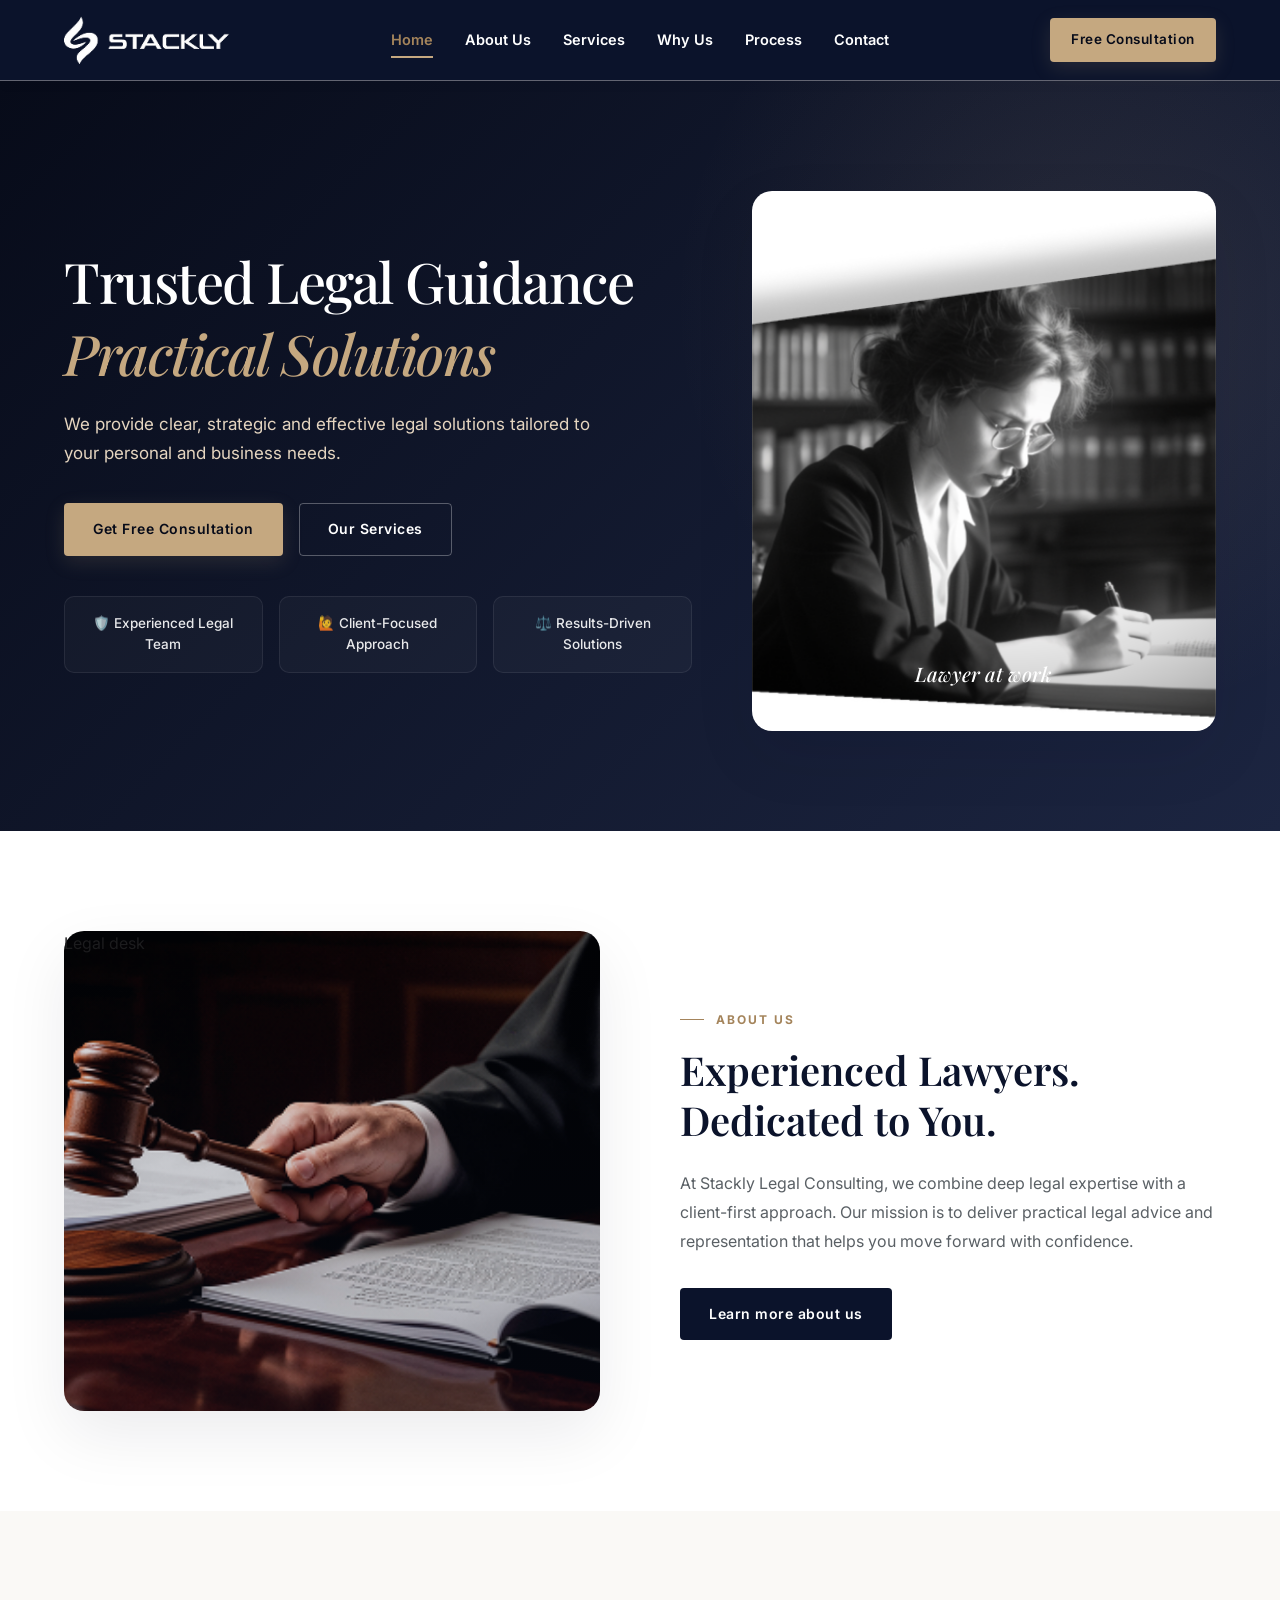
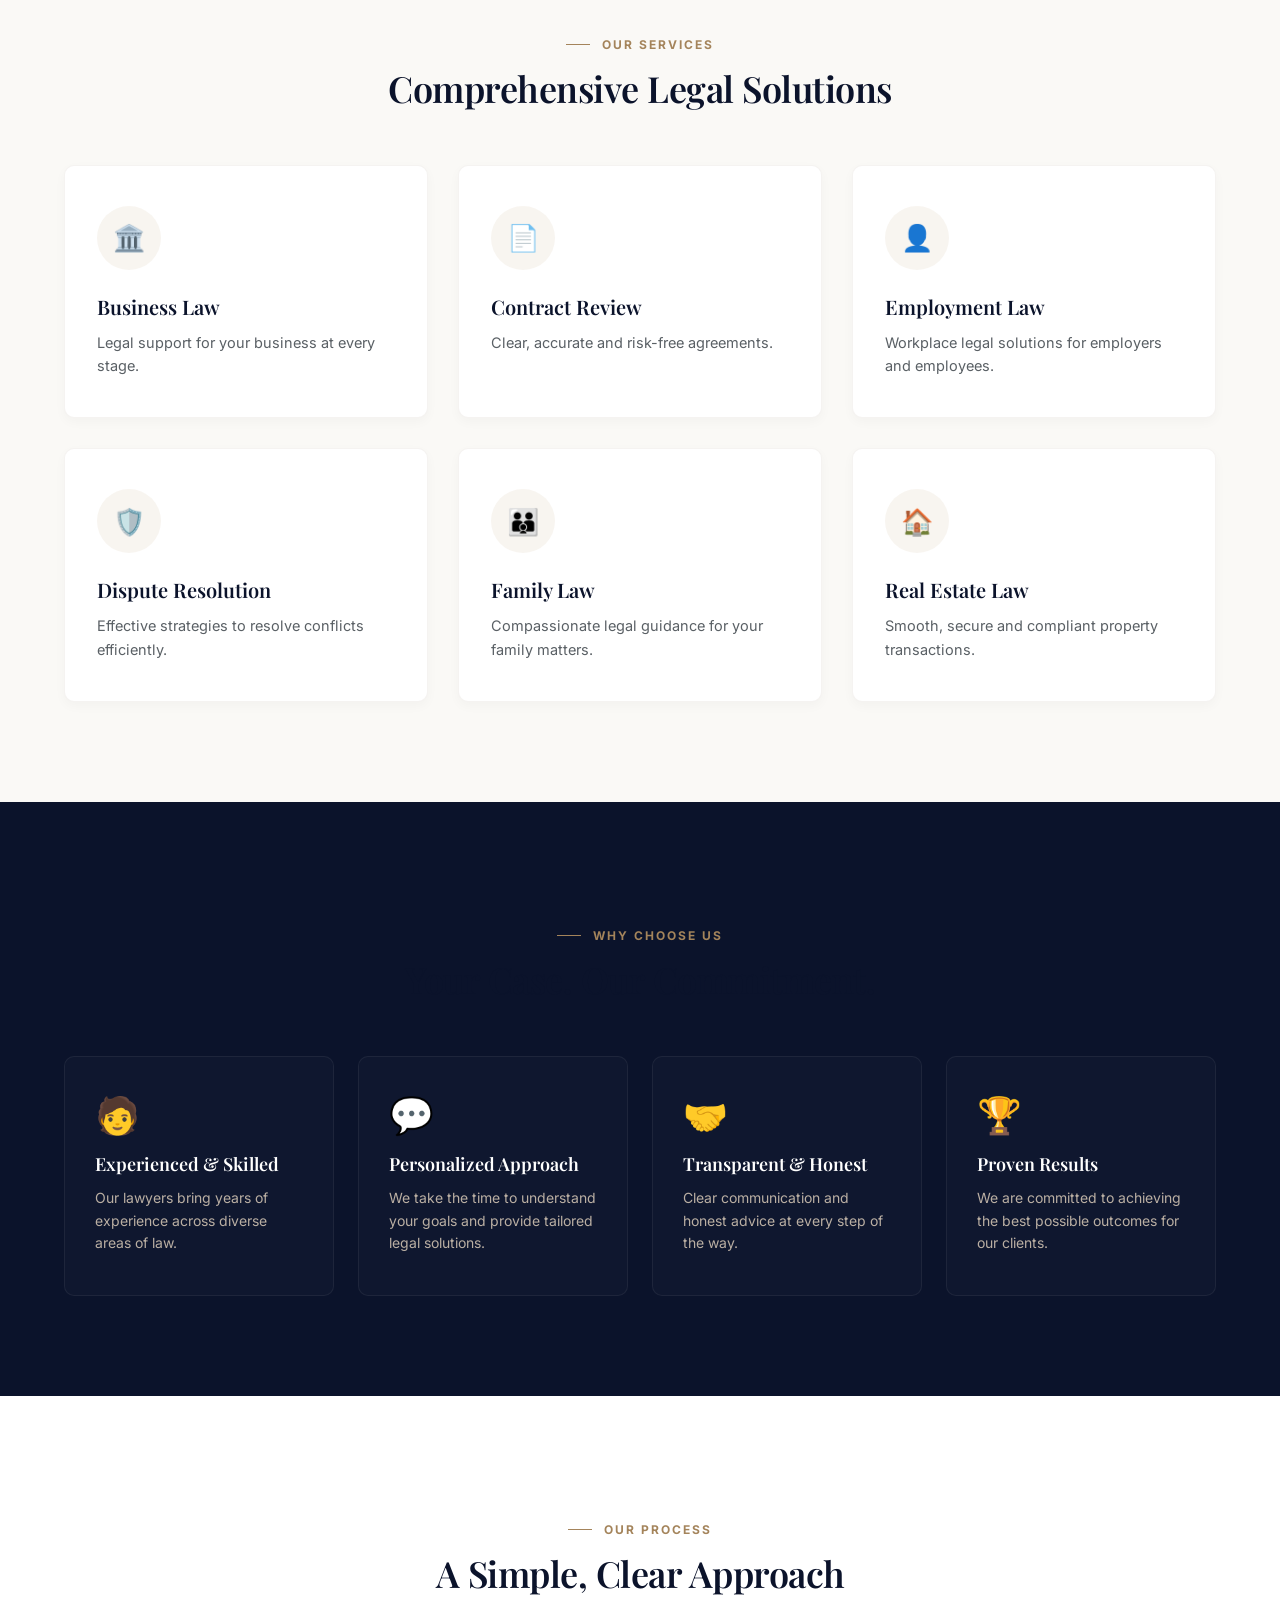
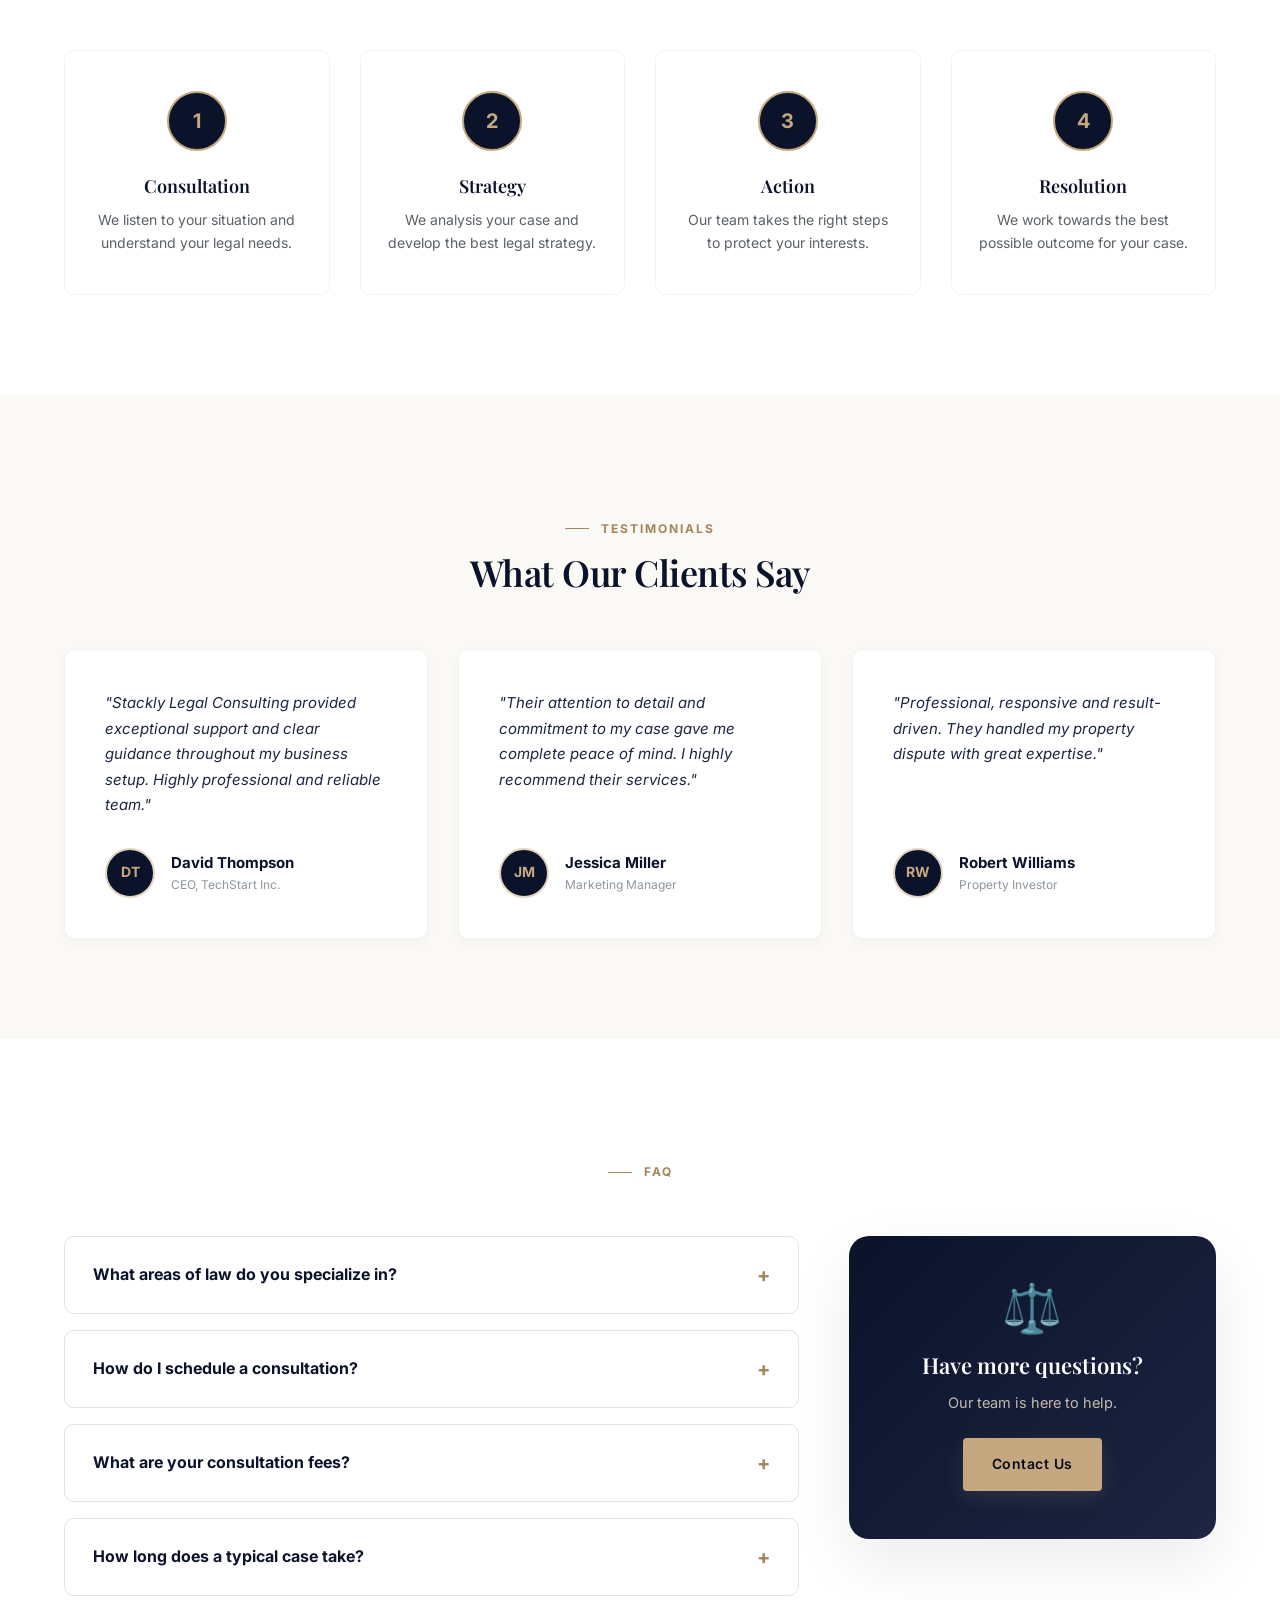
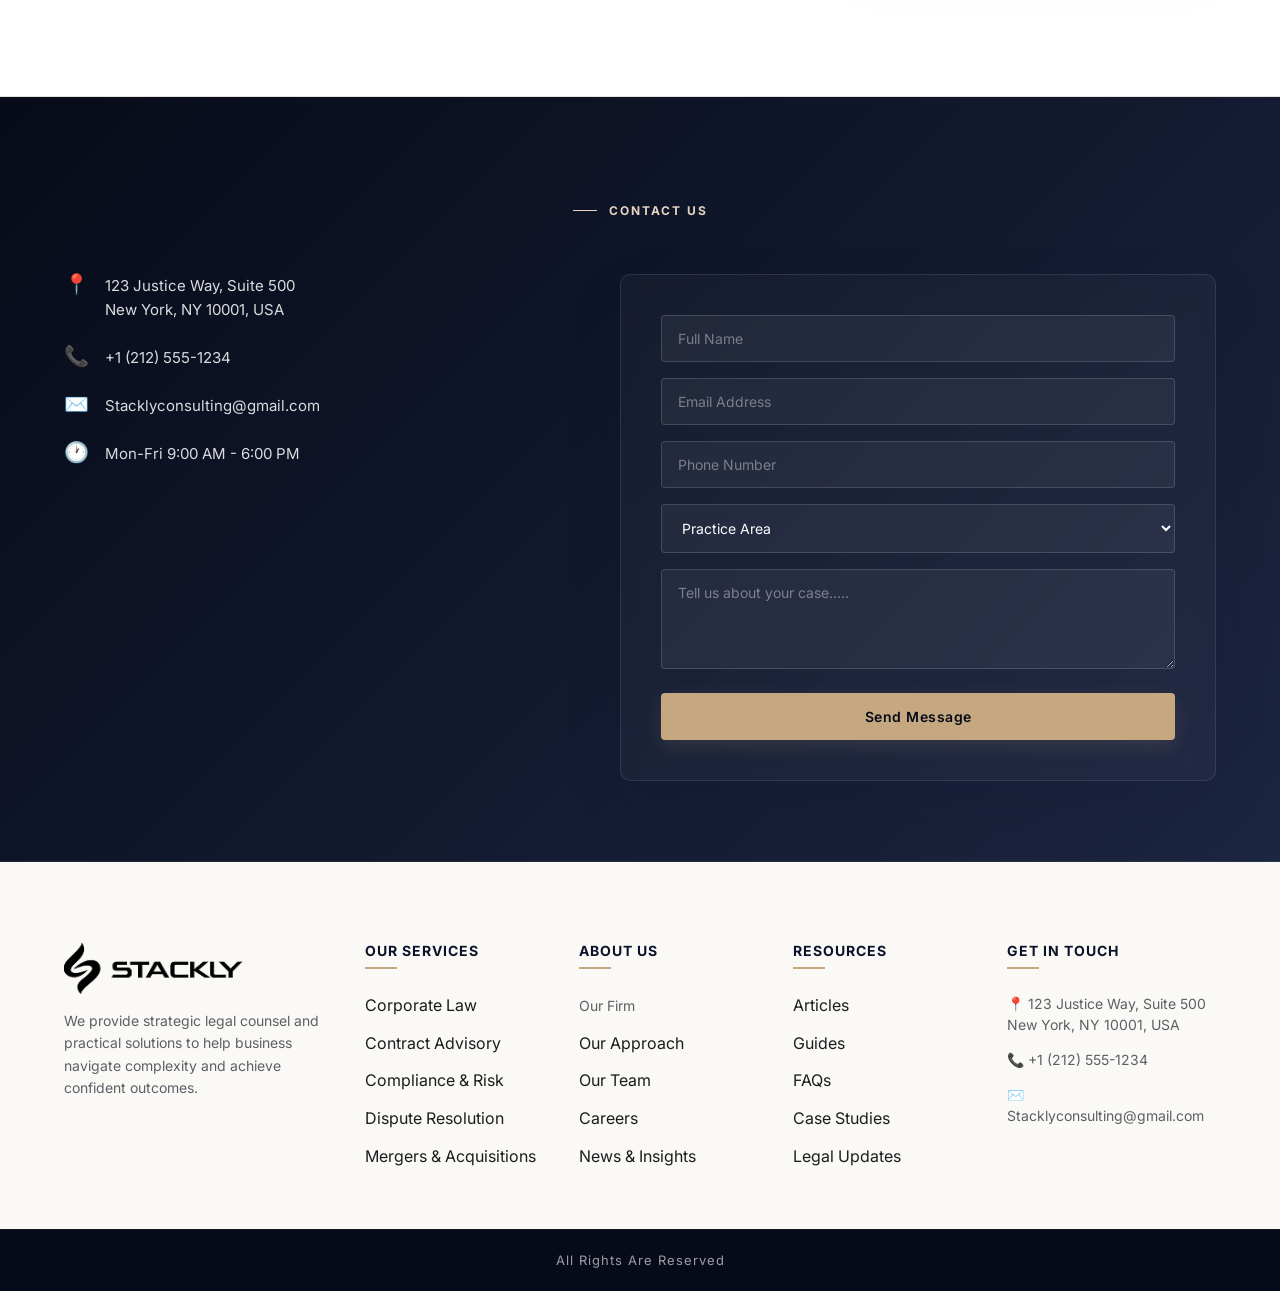
<file: index.html>
<!DOCTYPE html>
<html lang="en">
<head>
<meta charset="UTF-8">
<meta name="viewport" content="width=device-width, initial-scale=1.0">
<title>Stackly Legal Consulting | Trusted Legal Guidance</title>
<link rel="stylesheet" href="css/base.css">
<link rel="stylesheet" href="css/style.css">
</head>
<body>

<header class="site-header">
  <div class="container nav-wrap">
    <a href="index.html" class="logo">
      <img src="assets/image (1) 1.png" alt="Stackly Legal Consulting Logo" class="header-logo-img">
    </a>
    <nav class="nav-links">
      <a href="index.html" class="active">Home</a>
      <a href="about.html">About Us</a>
      <a href="services.html">Services</a>
      <a href="why-choose-us.html">Why Us</a>
      <a href="process.html">Process</a>
      <a href="contact.html">Contact</a>
    </nav>
    <div class="nav-actions">
      <a href="login.html" class="btn btn-gold">Free Consultation</a>
      <button class="nav-toggle" aria-label="menu">&#9776;</button>
    </div>
  </div>
</header>

<!-- HERO -->
<section class="hero bg-navy">
  <div class="container hero-grid">
    <div class="hero-copy">
      <h1>Trusted Legal Guidance<span>Practical Solutions</span></h1>
      <p>We provide clear, strategic and effective legal solutions tailored to your personal and business needs.</p>
      <div class="hero-actions">
        <a href="consult.html" class="btn btn-gold">Get Free Consultation</a>
        <a href="services.html" class="btn btn-outline-light">Our Services</a>
      </div>
      <ul class="hero-badges">
        <li>🛡️ Experienced Legal Team</li>
        <li>🙋 Client-Focused Approach</li>
        <li>⚖️ Results-Driven Solutions</li>
      </ul>
    </div>
    <div class="hero-media"><div class="hero-photo">Lawyer at work</div></div>
  </div>
</section>

<!-- ABOUT SNIPPET -->
<section class="about-snippet">
  <div class="container about-snippet-grid">
    <div class="asnippet-photo reveal">Legal desk</div>
    <div>
      <span class="eyebrow">About Us</span>
      <h2>Experienced Lawyers.<br>Dedicated to You.</h2>
      <p>At Stackly Legal Consulting, we combine deep legal expertise with a client-first approach. Our mission is to deliver practical legal advice and representation that helps you move forward with confidence.</p>
      <a href="about.html" class="btn btn-dark">Learn more about us</a>
    </div>
  </div>
</section>

<!-- SERVICES -->
<section class="bg-cream">
  <div class="container">
    <div class="section-head reveal"><span class="eyebrow">Our Services</span><h2>Comprehensive Legal Solutions</h2></div>
    <div class="services-grid">
      <div class="service-card reveal"><div class="s-icon">🏛️</div><h3>Business Law</h3><p>Legal support for your business at every stage.</p></div>
      <div class="service-card reveal"><div class="s-icon">📄</div><h3>Contract Review</h3><p>Clear, accurate and risk-free agreements.</p></div>
      <div class="service-card reveal"><div class="s-icon">👤</div><h3>Employment Law</h3><p>Workplace legal solutions for employers and employees.</p></div>
      <div class="service-card reveal"><div class="s-icon">🛡️</div><h3>Dispute Resolution</h3><p>Effective strategies to resolve conflicts efficiently.</p></div>
      <div class="service-card reveal"><div class="s-icon">👪</div><h3>Family Law</h3><p>Compassionate legal guidance for your family matters.</p></div>
      <div class="service-card reveal"><div class="s-icon">🏠</div><h3>Real Estate Law</h3><p>Smooth, secure and compliant property transactions.</p></div>
    </div>
  </div>
</section>

<!-- WHY CHOOSE US -->
<section class="bg-navy">
  <div class="container">
    <div class="section-head reveal"><span class="eyebrow">Why Choose Us</span><h2>Your Case. Our Commitment.</h2></div>
    <div class="why-grid">
      <div><div class="w-icon">🧑</div><h3>Experienced &amp; Skilled</h3><p>Our lawyers bring years of experience across diverse areas of law.</p></div>
      <div><div class="w-icon">💬</div><h3>Personalized Approach</h3><p>We take the time to understand your goals and provide tailored legal solutions.</p></div>
      <div><div class="w-icon">🤝</div><h3>Transparent &amp; Honest</h3><p>Clear communication and honest advice at every step of the way.</p></div>
      <div><div class="w-icon">🏆</div><h3>Proven Results</h3><p>We are committed to achieving the best possible outcomes for our clients.</p></div>
    </div>
  </div>
</section>

<!-- PROCESS -->
<section>
  <div class="container">
    <div class="section-head reveal"><span class="eyebrow">Our Process</span><h2>A Simple, Clear Approach</h2></div>
    <div class="process-row">
      <div class="p-step reveal"><span class="p-num">1</span><h3>Consultation</h3><p>We listen to your situation and understand your legal needs.</p></div>
      <div class="p-step reveal"><span class="p-num">2</span><h3>Strategy</h3><p>We analysis your case and develop the best legal strategy.</p></div>
      <div class="p-step reveal"><span class="p-num">3</span><h3>Action</h3><p>Our team takes the right steps to protect your interests.</p></div>
      <div class="p-step reveal"><span class="p-num">4</span><h3>Resolution</h3><p>We work towards the best possible outcome for your case.</p></div>
    </div>
  </div>
</section>

<!-- TESTIMONIALS -->
<section class="bg-cream">
  <div class="container">
    <div class="section-head reveal"><span class="eyebrow">Testimonials</span><h2>What Our Clients Say</h2></div>
    <div class="testi-grid">
      <div class="testi-card reveal"><p>"Stackly Legal Consulting provided exceptional support and clear guidance throughout my business setup. Highly professional and reliable team."</p><div class="testi-person"><div class="avatar">DT</div><div><strong>David Thompson</strong><span>CEO, TechStart Inc.</span></div></div></div>
      <div class="testi-card reveal"><p>"Their attention to detail and commitment to my case gave me complete peace of mind. I highly recommend their services."</p><div class="testi-person"><div class="avatar">JM</div><div><strong>Jessica Miller</strong><span>Marketing Manager</span></div></div></div>
      <div class="testi-card reveal"><p>"Professional, responsive and result-driven. They handled my property dispute with great expertise."</p><div class="testi-person"><div class="avatar">RW</div><div><strong>Robert Williams</strong><span>Property Investor</span></div></div></div>
    </div>
  </div>
</section>

<!-- FAQ -->
<section>
  <div class="container">
    <div class="section-head reveal"><span class="eyebrow">FAQ</span></div>
    <div class="faq-split">
      <div class="faq-list">
        <div class="faq-item reveal"><div class="faq-q">What areas of law do you specialize in? <span>+</span></div><div class="faq-a">We specialize in corporate law, family law, real estate, employment, immigration and dispute resolution.</div></div>
        <div class="faq-item reveal"><div class="faq-q">How do I schedule a consultation? <span>+</span></div><div class="faq-a">Simply fill out our consultation form or call our office to schedule a time that works for you.</div></div>
        <div class="faq-item reveal"><div class="faq-q">What are your consultation fees? <span>+</span></div><div class="faq-a">We offer a free initial consultation to discuss your case before any fees apply.</div></div>
        <div class="faq-item reveal"><div class="faq-q">How long does a typical case take? <span>+</span></div><div class="faq-a">Timelines vary by case complexity — we'll give you a realistic estimate after reviewing your matter.</div></div>
      </div>
      <div class="faq-cta">
        <div class="faq-cta-icon">⚖️</div>
        <h3>Have more questions?</h3>
        <p>Our team is here to help.</p>
        <a href="contact.html" class="btn btn-gold">Contact Us</a>
      </div>
    </div>
  </div>
</section>

<footer class="site-footer">
  <div class="footer-cta">
    <div class="container">
      <div class="section-head reveal"><span class="eyebrow">Contact Us</span></div>
      <div class="footer-cta-grid">
        <ul class="footer-contact-list">
          <li><span class="ic">📍</span> 123 Justice Way, Suite 500<br>New York, NY 10001, USA</li>
          <li><span class="ic">📞</span> +1 (212) 555-1234</li>
          <li><span class="ic">✉️</span> Stacklyconsulting@gmail.com</li>
          <li><span class="ic">🕐</span> Mon-Fri 9:00 AM - 6:00 PM</li>
        </ul>
        <form class="footer-form">
          <input type="text" placeholder="Full Name" required>
          <input type="email" placeholder="Email Address" required>
          <input type="tel" placeholder="Phone Number">
          <select><option value="">Practice Area</option><option>Corporate Law</option><option>Family Law</option><option>Real Estate Law</option><option>Immigration Law</option></select>
          <textarea placeholder="Tell us about your case....."></textarea>
          <button type="submit" class="btn btn-gold btn-block">Send Message</button>
        </form>
      </div>
    </div>
  </div>
  <div class="footer-main">
    <div class="container footer-grid">
      <div class="footer-brand">
        <a href="index.html" class="logo">
          <img src="assets/image (2) 1.png" alt="Stackly Legal Consulting Logo" class="footer-logo-img">
        </a>
        <p>We provide strategic legal counsel and practical solutions to help business navigate complexity and achieve confident outcomes.</p>
      </div>
      <div><h4>Our Services</h4><ul><li>Corporate Law</li><li>Contract Advisory</li><li>Compliance &amp; Risk</li><li>Dispute Resolution</li><li>Mergers &amp; Acquisitions</li></ul></div>
      <div><h4>About Us</h4><ul><li><a href="about.html">Our Firm</a></li><li>Our Approach</li><li>Our Team</li><li>Careers</li><li>News &amp; Insights</li></ul></div>
      <div><h4>Resources</h4><ul><li>Articles</li><li>Guides</li><li>FAQs</li><li>Case Studies</li><li>Legal Updates</li></ul></div>
      <div><h4>Get In Touch</h4><ul class="footer-contact-mini"><li>📍 123 Justice Way, Suite 500<br>New York, NY 10001, USA</li><li>📞 +1 (212) 555-1234</li><li>✉️ Stacklyconsulting@gmail.com</li></ul></div>
    </div>
  </div>
  <div class="footer-bottom">All Rights Are Reserved</div>
</footer>

<script src="js/main.js"></script>
</body>
</html>
</file>
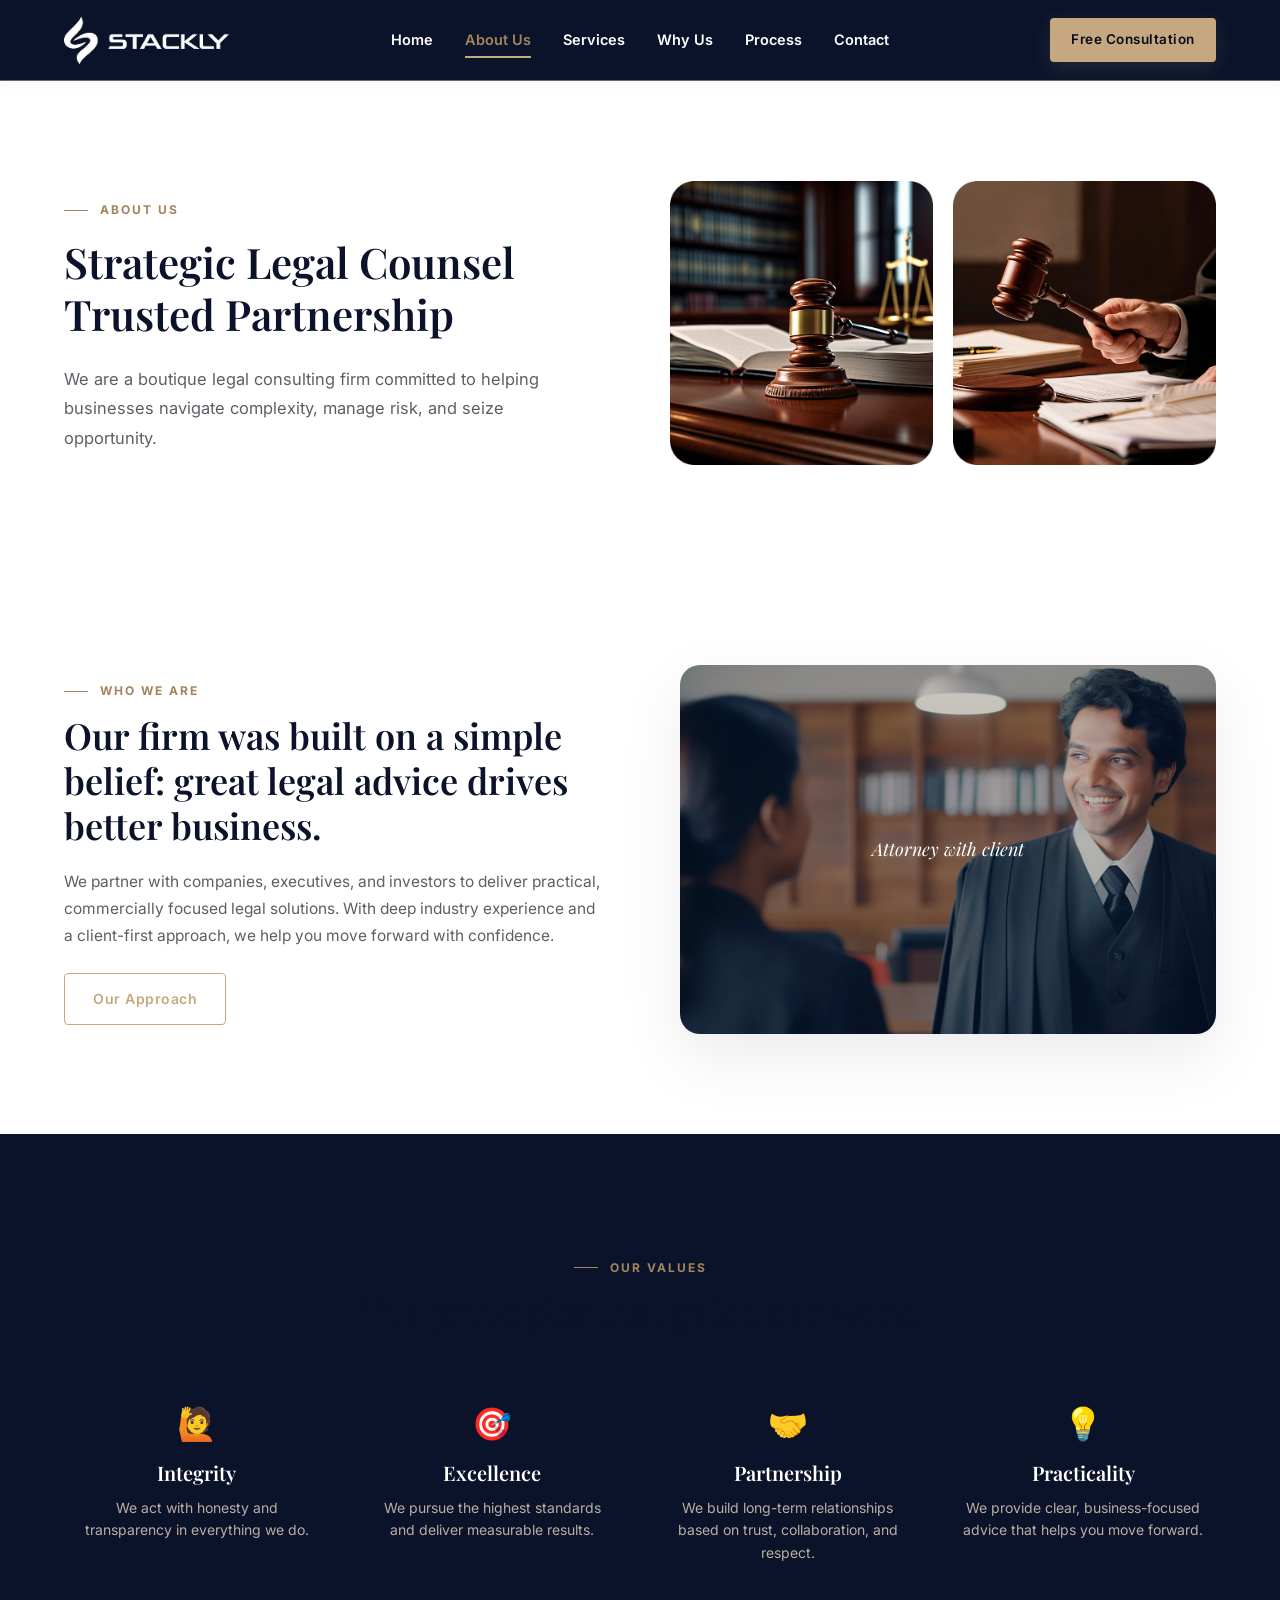
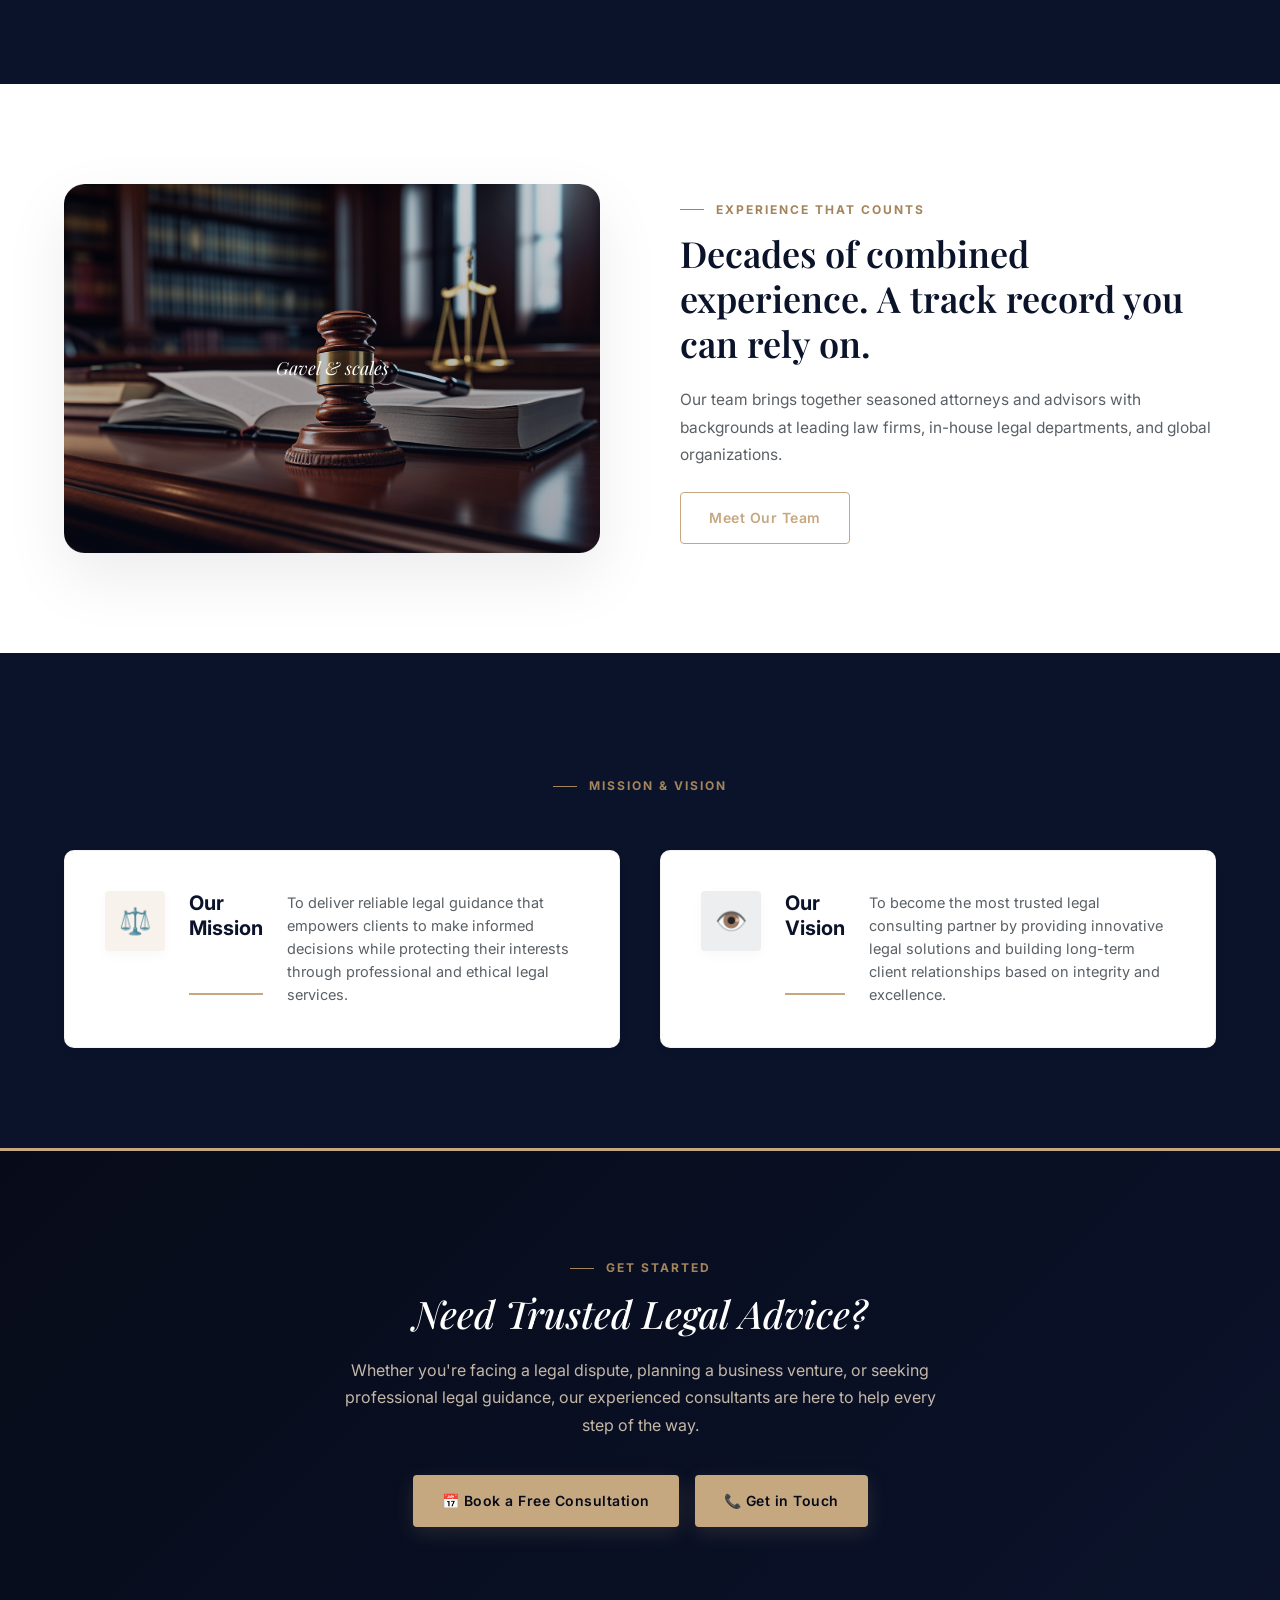
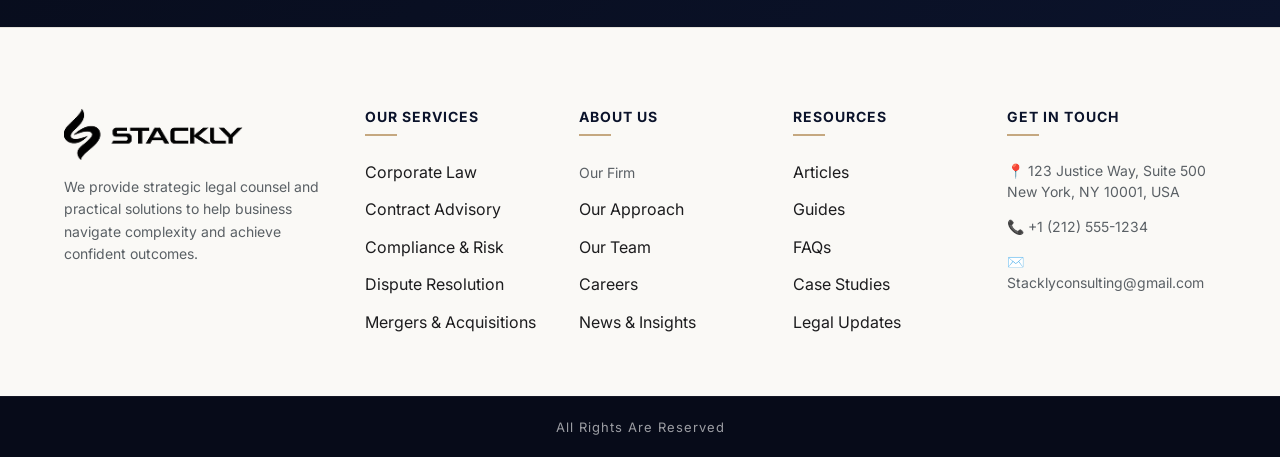
<file: about.html>
<!DOCTYPE html>
<html lang="en">
<head>
<meta charset="UTF-8">
<meta name="viewport" content="width=device-width, initial-scale=1.0">
<title>About Us | Stackly Legal Consulting</title>
<link rel="stylesheet" href="css/base.css">
<link rel="stylesheet" href="css/about.css">
</head>
<body>

<header class="site-header">
  <div class="container nav-wrap">
    <a href="index.html" class="logo">
      <img src="assets/image (1) 1.png" alt="Stackly Legal Consulting Logo" class="header-logo-img">
    </a>
    <nav class="nav-links">
      <a href="index.html">Home</a>
      <a href="about.html" class="active">About Us</a>
      <a href="services.html">Services</a>
      <a href="why-choose-us.html">Why Us</a>
      <a href="process.html">Process</a>
      <a href="contact.html">Contact</a>
    </nav>
    <div class="nav-actions">
      <a href="login.html" class="btn btn-gold">Free Consultation</a>
      <button class="nav-toggle" aria-label="menu">&#9776;</button>
    </div>
  </div>
</header>

<section class="about-hero bg-navy">
  <div class="container about-hero-grid">
    
    <div>
      <span class="eyebrow">About Us</span>
      <h1>Strategic Legal Counsel<br>Trusted Partnership</h1>
      <p>
        We are a boutique legal consulting firm committed to helping
        businesses navigate complexity, manage risk, and seize opportunity.
      </p>
    </div>

    <div class="about-hero-photos">
      <div class="photo-card">
        <img src="assets/Rectangle 18.png" alt="Law Books">
      </div>

      <div class="photo-card">
        <img src="assets/Rectangle 19.png" alt="Judge Gavel">
      </div>
    </div>

  </div>
</section>

<section>
  <div class="container who-we-are-grid">
    <div>
      <span class="eyebrow">Who We Are</span>
      <h2>Our firm was built on a simple belief: great legal advice drives better business.</h2>
      <p>We partner with companies, executives, and investors to deliver practical, commercially focused legal solutions. With deep industry experience and a client-first approach, we help you move forward with confidence.</p>
      <a href="services.html" class="btn btn-outline-gold">Our Approach</a>
    </div>
    <div class="who-photo reveal">Attorney with client</div>
  </div>
</section>

<section class="bg-navy">
  <div class="container">
    <div class="section-head reveal"><span class="eyebrow">Our Values</span><h2>The principles that guide our work.</h2></div>
    <div class="values-grid">
      <div><div class="v-icon reveal">🙋</div><h3>Integrity</h3><p>We act with honesty and transparency in everything we do.</p></div>
      <div><div class="v-icon reveal">🎯</div><h3>Excellence</h3><p>We pursue the highest standards and deliver measurable results.</p></div>
      <div><div class="v-icon reveal">🤝</div><h3>Partnership</h3><p>We build long-term relationships based on trust, collaboration, and respect.</p></div>
      <div><div class="v-icon reveal">💡</div><h3>Practicality</h3><p>We provide clear, business-focused advice that helps you move forward.</p></div>
    </div>
  </div>
</section>

<section>
  <div class="container experience-grid">
    <div class="exp-photo reveal">Gavel &amp; scales</div>
    <div>
      <span class="eyebrow">Experience That Counts</span>
      <h2>Decades of combined experience. A track record you can rely on.</h2>
      <p>Our team brings together seasoned attorneys and advisors with backgrounds at leading law firms, in-house legal departments, and global organizations.</p>
      <a href="contact.html" class="btn btn-outline-gold">Meet Our Team</a>
    </div>
  </div>
</section>

<section class="bg-navy">
  <div class="container">
    <div class="section-head reveal"><span class="eyebrow">Mission &amp; Vision</span></div>
    <div class="mv-grid">
      <div class="mv-card reveal"><div class="mv-icon gold">⚖️</div><h3>Our Mission</h3><p>To deliver reliable legal guidance that empowers clients to make informed decisions while protecting their interests through professional and ethical legal services.</p></div>
      <div class="mv-card reveal"><div class="mv-icon blue">👁️</div><h3>Our Vision</h3><p>To become the most trusted legal consulting partner by providing innovative legal solutions and building long-term client relationships based on integrity and excellence.</p></div>
    </div>
  </div>
</section>

<section class="cta-band">
  <div class="container text-center">
    <span class="eyebrow">Get Started</span>
    <h2>Need Trusted Legal Advice?</h2>
    <p>Whether you're facing a legal dispute, planning a business venture, or seeking professional legal guidance, our experienced consultants are here to help every step of the way.</p>
    <div class="cta-actions">
      <a href="consult.html" class="btn btn-gold">📅 Book a Free Consultation</a>
      <a href="contact.html" class="btn btn-gold">📞 Get in Touch</a>
    </div>
  </div>
</section>

<footer class="site-footer">
  <div class="footer-main">
    <div class="container footer-grid">
      <div class="footer-brand">
        <a href="index.html" class="logo"><img src="assets/image (2) 1.png" alt="Stackly Legal Consulting Logo" class="footer-logo-img"></a>
        <p>We provide strategic legal counsel and practical solutions to help business navigate complexity and achieve confident outcomes.</p>
      </div>
      <div><h4>Our Services</h4><ul><li>Corporate Law</li><li>Contract Advisory</li><li>Compliance &amp; Risk</li><li>Dispute Resolution</li><li>Mergers &amp; Acquisitions</li></ul></div>
      <div><h4>About Us</h4><ul><li><a href="about.html">Our Firm</a></li><li>Our Approach</li><li>Our Team</li><li>Careers</li><li>News &amp; Insights</li></ul></div>
      <div><h4>Resources</h4><ul><li>Articles</li><li>Guides</li><li>FAQs</li><li>Case Studies</li><li>Legal Updates</li></ul></div>
      <div><h4>Get In Touch</h4><ul class="footer-contact-mini"><li>📍 123 Justice Way, Suite 500<br>New York, NY 10001, USA</li><li>📞 +1 (212) 555-1234</li><li>✉️ Stacklyconsulting@gmail.com</li></ul></div>
    </div>
  </div>
  <div class="footer-bottom">All Rights Are Reserved</div>
</footer>

<script src="js/main.js"></script>
</body>
</html>
</file>
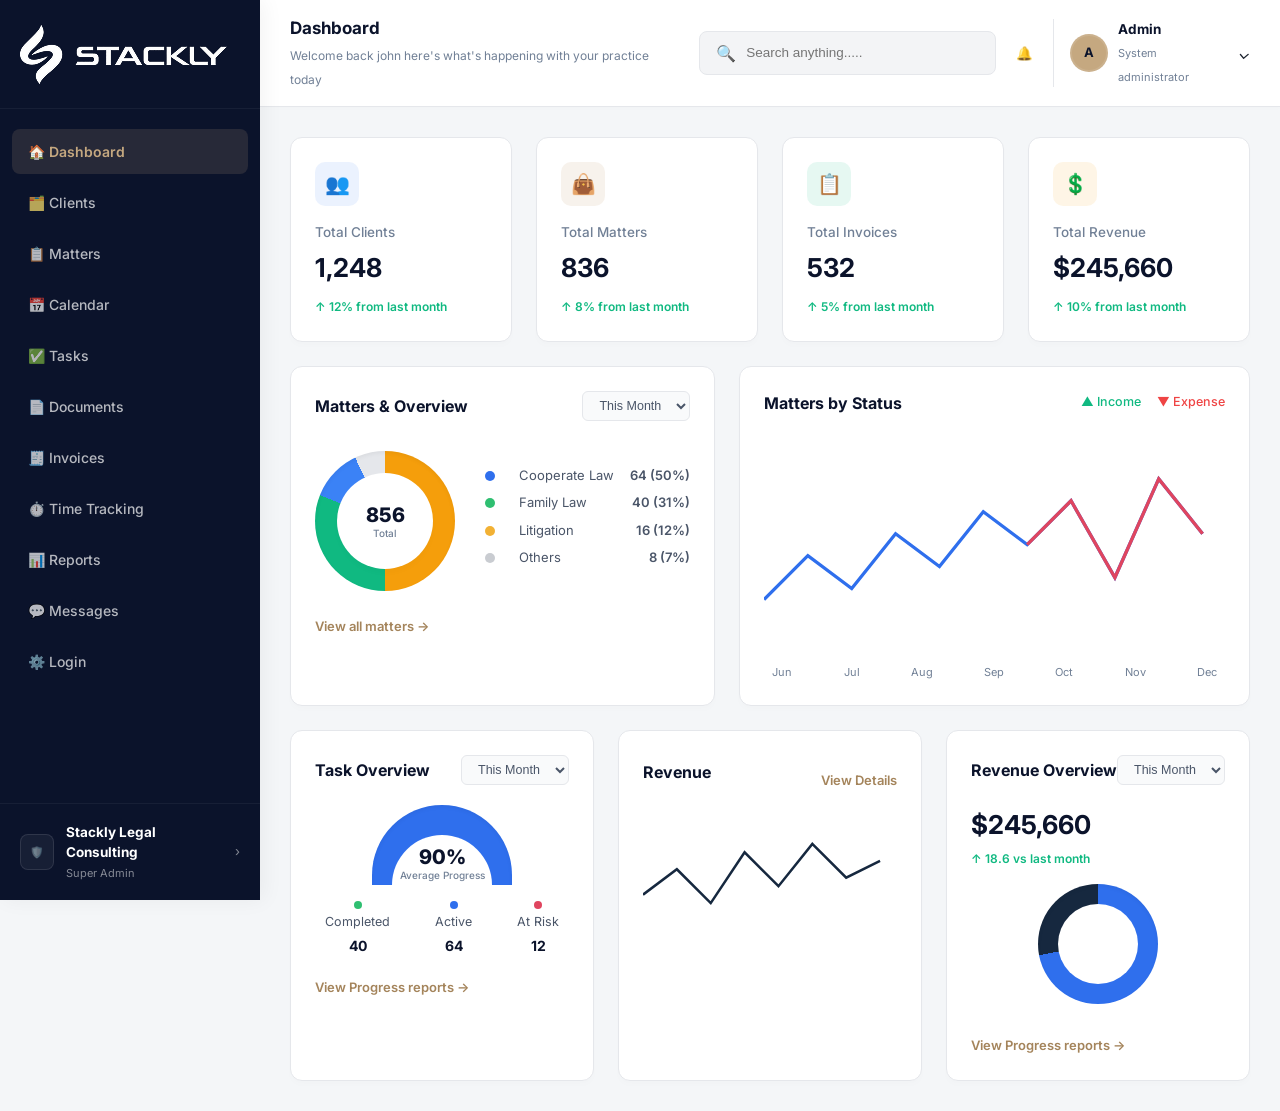
<file: admin-dash.html>
<!DOCTYPE html>
<html lang="en">
<head>
<meta charset="UTF-8">
<meta name="viewport" content="width=device-width, initial-scale=1.0">
<title>Admin Dashboard | Stackly Legal Consulting</title>
<link rel="stylesheet" href="css/admin-dashboard.css">
</head>
<body>

<div class="app-shell">
  <aside class="sidebar" id="sidebar">
    <div class="sidebar-logo">
      <img src="assets/image (1) 1.png" alt="ddd">
    </div>
    <nav class="sidebar-nav">
      <a href="admin-dash.html" class="active">🏠 Dashboard</a>
      <a href="404.html">🗂️ Clients</a>
      <a href="404.html">📋 Matters</a>
      <a href="404.html">📅 Calendar</a>
      <a href="404.html">✅ Tasks</a>
      <a href="404.html">📄 Documents</a>
      <a href="404.html">🧾 Invoices</a>
      <a href="404.html">⏱️ Time Tracking</a>
      <a href="404.html">📊 Reports</a>
      <a href="404.html">💬 Messages</a>
      <a href="login.html">⚙️ Login</a>
    </nav>
    <div class="sidebar-org">
      <span class="org-icon">🛡️</span>
      <div><strong>Stackly Legal Consulting</strong><span>Super Admin</span></div>
      <i>›</i>
    </div>
  </aside>

  <div class="main-area">
    <header class="topbar">
      <button class="menu-btn" id="menuBtn">&#9776;</button>
      <div class="topbar-title"><strong>Dashboard</strong><span>Welcome back john here's what's happening with your practice today</span></div>
      <div class="search-box">🔍 <input type="text" placeholder="Search anything....."></div>
      <div class="topbar-actions">
        <button aria-label="Notifications">🔔</button>
        <div class="admin-chip">
          <div class="avatar-circle">A</div>
          <div><strong>Admin</strong><span>System administrator</span></div>
          <i>⌄</i>
        </div>
      </div>
    </header>

    <main class="content">
      <div class="stat-grid">
        <div class="stat-card"><div class="stat-icon">👥</div><span class="stat-label">Total Clients</span><strong class="stat-value">1,248</strong><span class="stat-change up">↑ 12% from last month</span></div>
        <div class="stat-card"><div class="stat-icon">👜</div><span class="stat-label">Total Matters</span><strong class="stat-value">836</strong><span class="stat-change up">↑ 8% from last month</span></div>
        <div class="stat-card"><div class="stat-icon">📋</div><span class="stat-label">Total Invoices</span><strong class="stat-value">532</strong><span class="stat-change up">↑ 5% from last month</span></div>
        <div class="stat-card"><div class="stat-icon">💲</div><span class="stat-label">Total Revenue</span><strong class="stat-value">$245,660</strong><span class="stat-change up">↑ 10% from last month</span></div>
      </div>

      <div class="row-2">
        <div class="panel">
          <div class="panel-head"><h3>Matters &amp; Overview</h3><select><option>This Month</option><option>This Year</option></select></div>
          <div class="donut-wrap">
            <div class="donut" style="--p1:50;--p2:31;--p3:12;--p4:7;"><span>856<small>Total</small></span></div>
            <ul class="legend">
              <li><i style="background:#2f6fed"></i>Cooperate Law <b>64 (50%)</b></li>
              <li><i style="background:#2fbf71"></i>Family Law <b>40 (31%)</b></li>
              <li><i style="background:#f2b134"></i>Litigation <b>16 (12%)</b></li>
              <li><i style="background:#c9ccd1"></i>Others <b>8 (7%)</b></li>
            </ul>
          </div>
          <a href="#" class="panel-link">View all matters →</a>
        </div>

        <div class="panel">
          <div class="panel-head"><h3>Matters by Status</h3><div class="inc-exp"><span class="inc">▲ Income</span><span class="exp">▼ Expense</span></div></div>
          <svg viewBox="0 0 420 200" class="line-chart">
            <polyline points="0,150 40,110 80,140 120,90 160,120 200,70 240,100 280,60 320,130 360,40 400,90" fill="none" stroke="#2f6fed" stroke-width="3"/>
            <polyline points="240,100 280,60 320,130 360,40 400,90" fill="none" stroke="#e0455f" stroke-width="3"/>
          </svg>
          <div class="chart-axis"><span>Jun</span><span>Jul</span><span>Aug</span><span>Sep</span><span>Oct</span><span>Nov</span><span>Dec</span></div>
        </div>
      </div>

      <div class="row-3">
        <div class="panel">
          <div class="panel-head"><h3>Task Overview</h3><select><option>This Month</option></select></div>
          <div class="gauge-wrap"><div class="gauge" style="background:conic-gradient(from 180deg,#2f6fed 0 90%,#e5e7eb 0 100%)"><span>90%<small>Average Progress</small></span></div></div>
          <div class="task-legend">
            <div><i style="background:#2fbf71"></i>Completed <b>40</b></div>
            <div><i style="background:#2f6fed"></i>Active <b>64</b></div>
            <div><i style="background:#e0455f"></i>At Risk <b>12</b></div>
          </div>
          <a href="#" class="panel-link">View Progress reports →</a>
        </div>

        <div class="panel">
          <div class="panel-head"><h3>Revenue</h3><a href="#" class="panel-link">View Details</a></div>
          <svg viewBox="0 0 300 160" class="line-chart">
            <polyline points="0,100 40,70 80,110 120,50 160,90 200,40 240,80 280,60" fill="none" stroke="#16283f" stroke-width="3"/>
          </svg>
        </div>

        <div class="panel">
          <div class="panel-head"><h3>Revenue Overview</h3><select><option>This Month</option></select></div>
          <strong class="stat-value">$245,660</strong>
          <span class="stat-change up" style="display:block;margin-bottom:14px;">↑ 18.6 vs last month</span>
          <div class="pie" style="background:conic-gradient(#2f6fed 0 72%, #16283f 0 100%)"></div>
          <a href="#" class="panel-link">View Progress reports →</a>
        </div>
      </div>
    </main>
  </div>
</div>

<script src="js/admin-dash.js"></script>
</script>
</body>
</html>
</file>
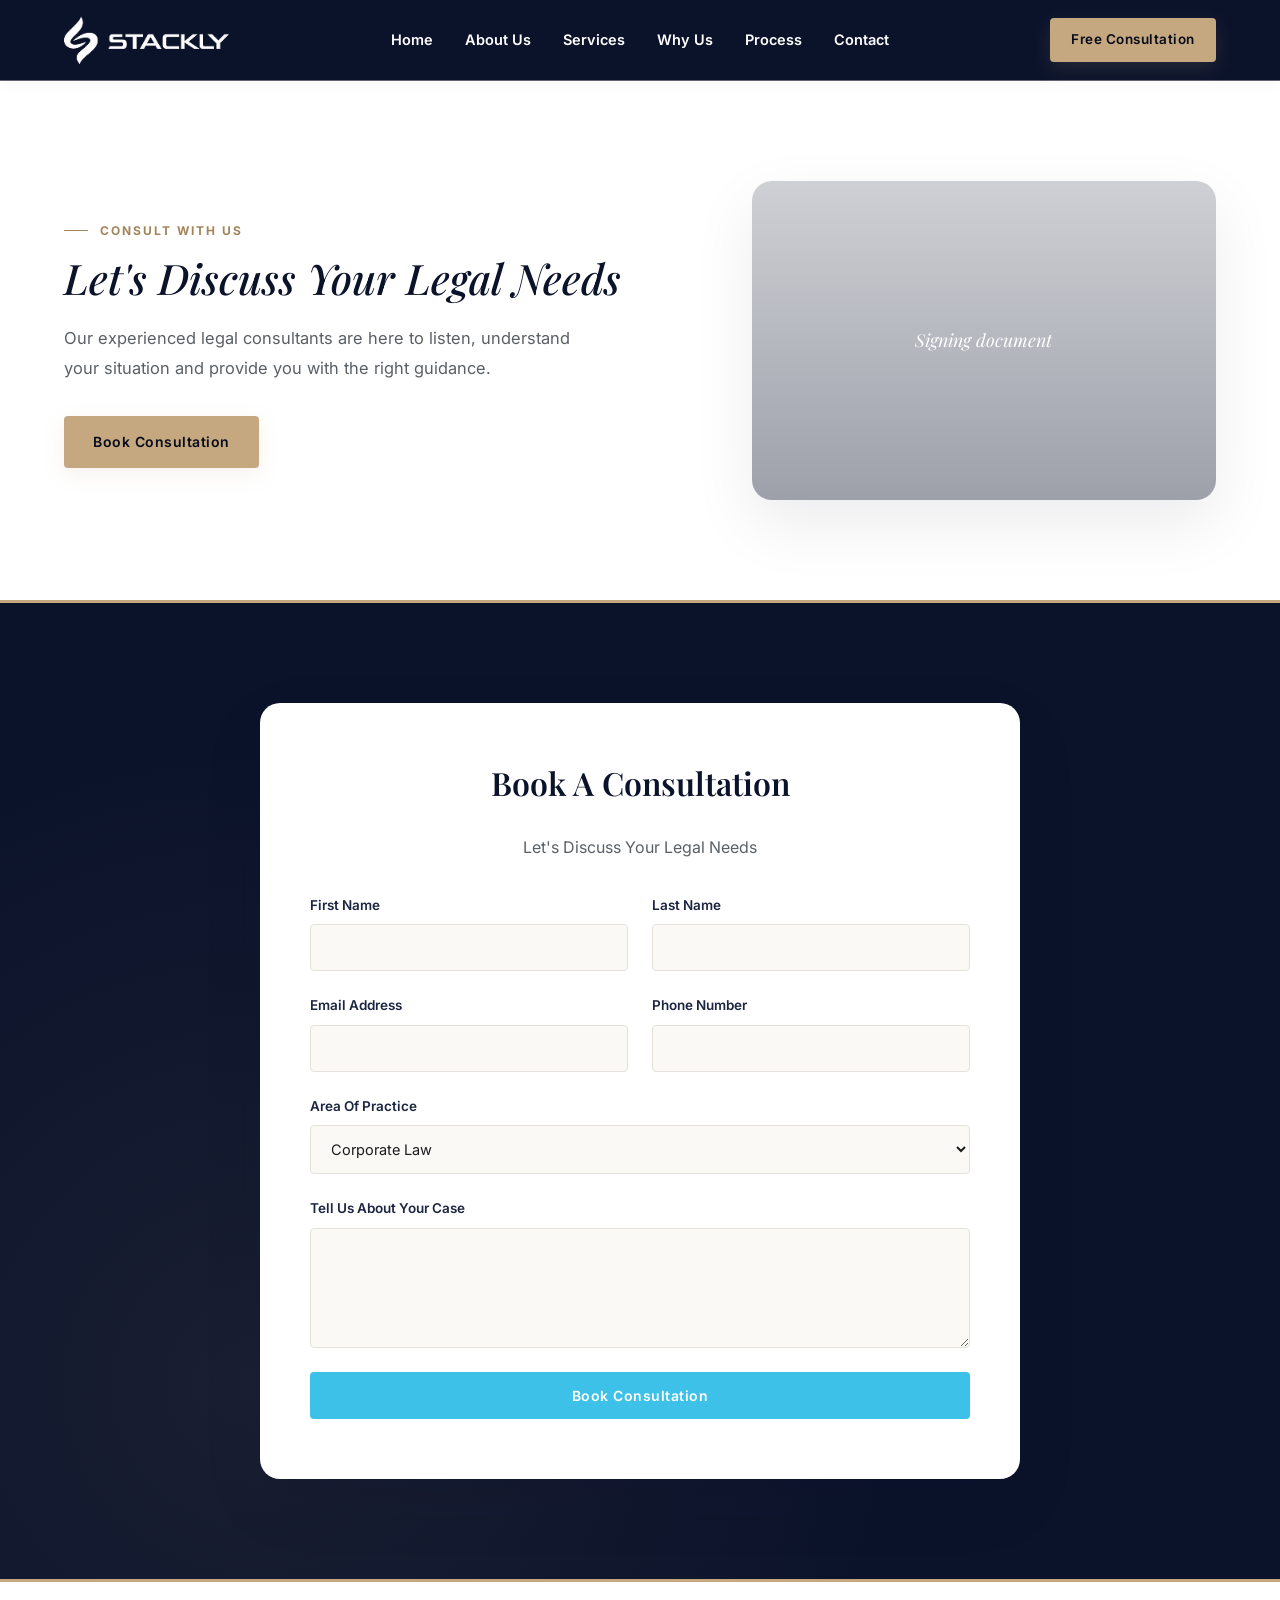
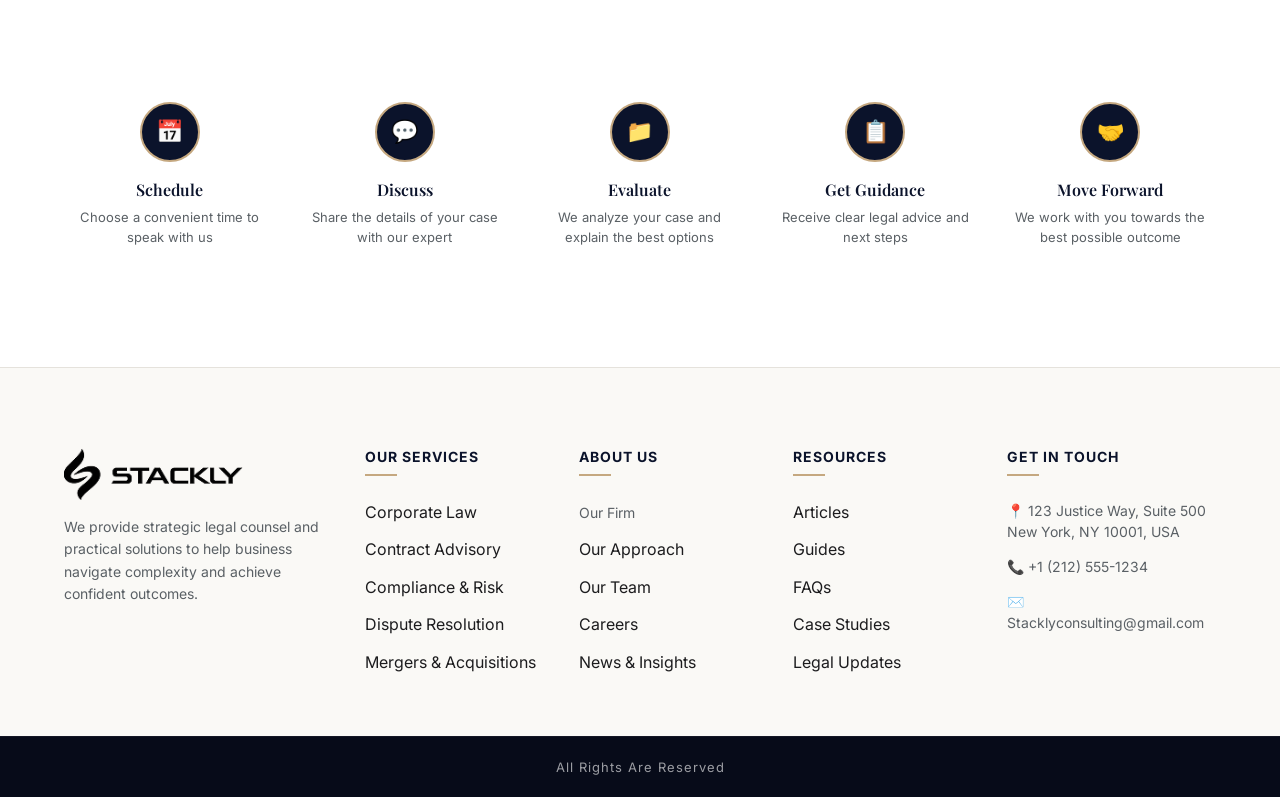
<file: consult.html>
<!DOCTYPE html>
<html lang="en">
<head>
<meta charset="UTF-8">
<meta name="viewport" content="width=device-width, initial-scale=1.0">
<title>Book a Consultation | Stackly Legal Consulting</title>
<link rel="stylesheet" href="css/base.css">
<link rel="stylesheet" href="css/consult.css">
</head>
<body>

<header class="site-header">
  <div class="container nav-wrap">
    <a href="index.html" class="logo">
      <img src="assets/image (1) 1.png" alt="Stackly Legal Consulting Logo" class="header-logo-img">
    </a>
    <nav class="nav-links">
      <a href="index.html">Home</a>
      <a href="about.html">About Us</a>
      <a href="services.html">Services</a>
      <a href="why-choose-us.html">Why Us</a>
      <a href="process.html">Process</a>
      <a href="contact.html">Contact</a>
    </nav>
    <div class="nav-actions">
      <a href="consult.html" class="btn btn-gold">Free Consultation</a>
      <button class="nav-toggle" aria-label="menu">&#9776;</button>
    </div>
  </div>
</header>

<section class="cons-hero bg-navy">
  <div class="container cons-hero-grid">
    <div>
      <span class="eyebrow">Consult With Us</span>
      <h1>Let's Discuss Your Legal Needs</h1>
      <p>Our experienced legal consultants are here to listen, understand your situation and provide you with the right guidance.</p>
      <a href="#book" class="btn btn-gold">Book Consultation</a>
    </div>
    <div class="cons-hero-photo">Signing document</div>
  </div>
</section>

<section class="book-section" id="book">
  <div class="container">
    <div class="book-card">
      <div class="text-center" style="margin-bottom:34px">
        <h2>Book A Consultation</h2>
        <p>Let's Discuss Your Legal Needs</p>
      </div>
      <form class="book-form" id="consultForm">
        <div class="field"><label>First Name</label><input type="text" required></div>
        <div class="field"><label>Last Name</label><input type="text" required></div>
        <div class="field"><label>Email Address</label><input type="email" required></div>
        <div class="field"><label>Phone Number</label><input type="tel" required></div>
        <div class="field full"><label>Area Of Practice</label>
          <select><option>Corporate Law</option><option>Family Law</option><option>Real Estate Law</option><option>Immigration Law</option><option>Employment Law</option></select>
        </div>
        <div class="field full"><label>Tell Us About Your Case</label><textarea rows="5"></textarea></div>
        <div class="field full text-center"><button type="submit" class="btn" style="background:#3ec1e8;color:#fff;padding:14px 40px;">Book Consultation</button></div>
      </form>
    </div>
  </div>
</section>

<section>
  <div class="container steps5">
    <div><div class="s5-icon">📅</div><h4>Schedule</h4><p>Choose a convenient time to speak with us</p></div>
    <div><div class="s5-icon">💬</div><h4>Discuss</h4><p>Share the details of your case with our expert</p></div>
    <div><div class="s5-icon">📁</div><h4>Evaluate</h4><p>We analyze your case and explain the best options</p></div>
    <div><div class="s5-icon">📋</div><h4>Get Guidance</h4><p>Receive clear legal advice and next steps</p></div>
    <div><div class="s5-icon">🤝</div><h4>Move Forward</h4><p>We work with you towards the best possible outcome</p></div>
  </div>
</section>

<footer class="site-footer">
  <div class="footer-main">
    <div class="container footer-grid">
      <div class="footer-brand">
        <a href="index.html" class="logo"><img src="assets/image (2) 1.png" alt="Stackly Legal Consulting Logo" class="footer-logo-img"></a>
        <p>We provide strategic legal counsel and practical solutions to help business navigate complexity and achieve confident outcomes.</p>
      </div>
      <div><h4>Our Services</h4><ul><li>Corporate Law</li><li>Contract Advisory</li><li>Compliance &amp; Risk</li><li>Dispute Resolution</li><li>Mergers &amp; Acquisitions</li></ul></div>
      <div><h4>About Us</h4><ul><li><a href="about.html">Our Firm</a></li><li>Our Approach</li><li>Our Team</li><li>Careers</li><li>News &amp; Insights</li></ul></div>
      <div><h4>Resources</h4><ul><li>Articles</li><li>Guides</li><li>FAQs</li><li>Case Studies</li><li>Legal Updates</li></ul></div>
      <div><h4>Get In Touch</h4><ul class="footer-contact-mini"><li>📍 123 Justice Way, Suite 500<br>New York, NY 10001, USA</li><li>📞 +1 (212) 555-1234</li><li>✉️ Stacklyconsulting@gmail.com</li></ul></div>
    </div>
  </div>
  <div class="footer-bottom">All Rights Are Reserved</div>
</footer>

<script src="js/main.js"></script>
<script src="js/consult.js"></script>
</body>
</html>
</file>
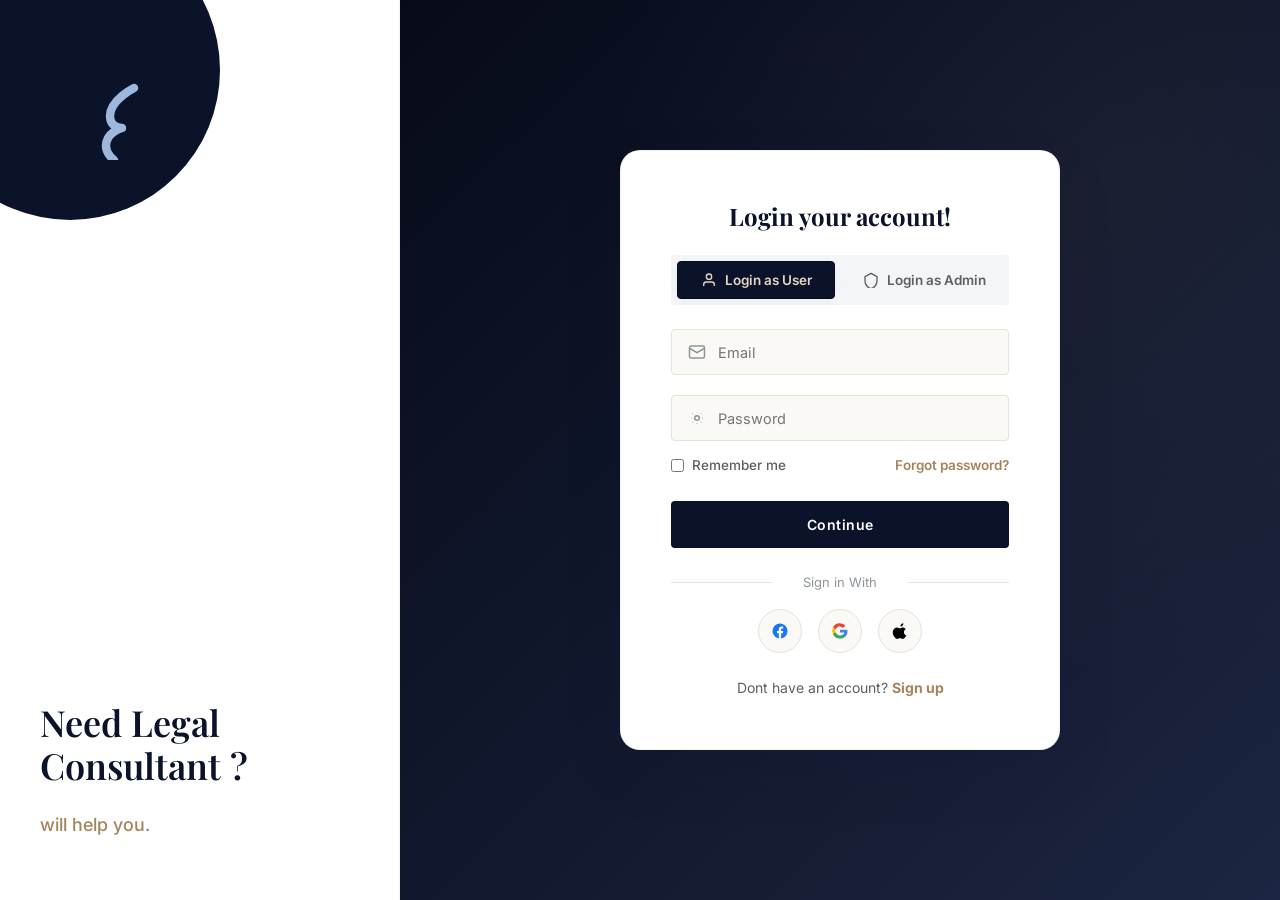
<file: login.html>
<!DOCTYPE html>
<html lang="en">
<head>
<meta charset="UTF-8">
<meta name="viewport" content="width=device-width, initial-scale=1.0">
<title>Login | Stackly Legal Consulting</title>
<link rel="stylesheet" href="css/base.css">
<link rel="stylesheet" href="css/login.css">
<meta name="viewport" content="width=device-width, initial-scale=1.0">
</head>
<body class="auth-body">
<div class="auth-wrap">

  <div class="auth-side">
    <div class="auth-blob">
      <svg viewBox="0 0 40 40" fill="none" xmlns="http://www.w3.org/2000/svg">
        <path d="M27 4C27 4 15 10 15 18C15 24 21 24 21 24C21 24 13 26 13 33C13 37 17 40 17 40" stroke="#9db8dc" stroke-width="4.2" stroke-linecap="round" stroke-linejoin="round"/>
      </svg>
    </div>
    <div class="auth-side-text">
      <h2>Need Legal<br>Consultant ?</h2>
      <p>will help you.</p>
    </div>
  </div>

  <div class="auth-main">

    <!-- STEP: LOGIN -->
    <form class="auth-card" id="view-login" data-view>
      <h1>Login your account!</h1>

      <div class="role-selector">
        <button type="button" class="role-btn active" data-role="user">
          <svg width="16" height="16" viewBox="0 0 24 24" fill="none" stroke="currentColor" stroke-width="2"><path d="M20 21v-2a4 4 0 0 0-4-4H8a4 4 0 0 0-4 4v2"/><circle cx="12" cy="7" r="4"/></svg>
          Login as User
        </button>
        <button type="button" class="role-btn" data-role="admin">
          <svg width="16" height="16" viewBox="0 0 24 24" fill="none" stroke="currentColor" stroke-width="2"><path d="M12 2L3 7v6c0 5.55 3.84 10.74 9 12 5.16-1.26 9-6.45 9-12V7l-9-5z"/></svg>
          Login as Admin
        </button>
      </div>
      <input type="hidden" id="login-role" name="role" value="user">

      <div class="field">
        <div class="input-icon">
          <svg width="18" height="18" viewBox="0 0 24 24" fill="none" stroke="currentColor" stroke-width="2"><rect x="2" y="4" width="20" height="16" rx="2"/><path d="m2 7 10 6 10-6"/></svg>
          <input type="email" placeholder="Email" required>
        </div>
      </div>

      <div class="field">
        <div class="input-icon">
          <svg width="18" height="18" viewBox="0 0 24 24" fill="none" stroke="currentColor" stroke-width="2"><circle cx="12" cy="12" r="3"/><path d="M12 5v-.5M12 19.5V19M5 12h-.5M19.5 12H19M6.5 6.5l-.4-.4M17.9 17.9l-.4-.4M6.5 17.5l-.4.4M17.9 6.1l-.4.4"/></svg>
          <input type="password" placeholder="Password" required>
        </div>
      </div>

      <div class="field-row">
        <label class="remember"><input type="checkbox"> Remember me</label>
        <a href="404.html" class="forgot-link" data-goto="view-forgot">Forgot password?</a>
      </div>

      <button type="submit" class="btn btn-dark btn-block">Continue</button>

      <p class="auth-divider">Sign in With</p>
      <div class="social-row">

  <a href="404.html" class="social-btn" aria-label="Sign in with Facebook">
    <svg width="18" height="18" viewBox="0 0 24 24" fill="#1877F2">
      <path d="M22 12a10 10 0 1 0-11.6 9.9v-7H7.9V12h2.5V9.8c0-2.5 1.5-3.9 3.8-3.9 1.1 0 2.2.2 2.2.2v2.5h-1.3c-1.2 0-1.6.8-1.6 1.6V12h2.8l-.4 2.9h-2.4v7A10 10 0 0 022 12Z"/>
    </svg>
  </a>

  <a href="404.html" class="social-btn" aria-label="Sign in with Google">
    <svg width="18" height="18" viewBox="0 0 24 24">
      <path fill="#4285F4" d="M22 12.2c0-.7-.06-1.4-.18-2H12v3.9h5.6a4.8 4.8 0 0 1-2.1 3.1v2.6h3.4c2-1.8 3.1-4.5 3.1-7.6Z"/>
      <path fill="#34A853" d="M12 22c2.8 0 5.2-.9 6.9-2.5l-3.4-2.6c-.9.6-2.1 1-3.5 1-2.7 0-5-1.8-5.8-4.3H2.7v2.7A10 10 0 0 012 22Z"/>
      <path fill="#FBBC05" d="M6.2 13.6a6 6 0 0 1 0-3.8V7.1H2.7a10 10 0 0 0 0 9l3.5-2.5Z"/>
      <path fill="#EA4335" d="M12 6.4c1.5 0 2.9.5 4 1.5l3-3A10 10 0 0 02.7 7.1l3.5 2.7c.8-2.5 3.1-4.3 5.8-4.3Z"/>
    </svg>
  </a>

  <a href="404.html" class="social-btn" aria-label="Sign in with Apple">
    <svg width="18" height="18" viewBox="0 0 24 24">
      <path d="M16.5 1.5c.1 1.1-.3 2.2-1 3-.7.8-1.8 1.5-2.9 1.4-.1-1.1.4-2.2 1-3 .8-.8 1.9-1.4 2.9-1.4ZM20.8 17c-.5 1.1-.8 1.6-1.4 2.6-.9 1.4-2.2 3.1-3.8 3.1-1.4 0-1.8-.9-3.7-.9s-2.4.9-3.7.9c-1.6 0-2.8-1.5-3.7-2.9C2 16.9 1.6 12.6 3.4 9.9c1.1-1.7 2.9-2.7 4.5-2.7 1.6 0 2.6 1 3.9 1 1.3 0 2-1 3.9-1 1.4 0 2.9.8 4 2.1-3.5 1.9-2.9 6.9.1 8.2Z"/>
    </svg>
  </a>

</div>
      <p class="auth-switch">Dont have an account? <a href="signup.html">Sign up</a></p>
    </form>

    <!-- STEP: FORGOT PASSWORD -->
    <form class="auth-card" id="view-forgot" data-view hidden>
      <h1>Forgot Password</h1>
      <p class="auth-sub">Please enter your email to reset the password</p>
      <div class="field">
        <label>Email</label>
        <div class="input-icon">
          <svg width="18" height="18" viewBox="0 0 24 24" fill="none" stroke="currentColor" stroke-width="2"><rect x="2" y="4" width="20" height="16" rx="2"/><path d="m2 7 10 6 10-6"/></svg>
          <input type="email" placeholder="Enter your email" required>
        </div>
      </div>
      <button type="submit" class="btn btn-dark btn-block" data-goto="view-otp">Reset Password</button>
      <p class="auth-divider">Sign in With</p>
      <div class="social-row">
        <button type="button" class="social-btn"><svg width="18" height="18" viewBox="0 0 24 24" fill="#1877F2"><path d="M22 12a10 10 0 1 0-11.6 9.9v-7H7.9V12h2.5V9.8c0-2.5 1.5-3.9 3.8-3.9 1.1 0 2.2.2 2.2.2v2.5h-1.3c-1.2 0-1.6.8-1.6 1.6V12h2.8l-.4 2.9h-2.4v7A10 10 0 0 0 22 12Z"/></svg></button>
        <button type="button" class="social-btn"><svg width="18" height="18" viewBox="0 0 24 24"><path fill="#4285F4" d="M22 12.2c0-.7-.06-1.4-.18-2H12v3.9h5.6a4.8 4.8 0 0 1-2.1 3.1v2.6h3.4c2-1.8 3.1-4.5 3.1-7.6Z"/><path fill="#34A853" d="M12 22c2.8 0 5.2-.9 6.9-2.5l-3.4-2.6c-.9.6-2.1 1-3.5 1-2.7 0-5-1.8-5.8-4.3H2.7v2.7A10 10 0 0 0 12 22Z"/><path fill="#FBBC05" d="M6.2 13.6a6 6 0 0 1 0-3.8V7.1H2.7a10 10 0 0 0 0 9l3.5-2.5Z"/><path fill="#EA4335" d="M12 6.4c1.5 0 2.9.5 4 1.5l3-3A10 10 0 0 0 2.7 7.1l3.5 2.7c.8-2.5 3.1-4.3 5.8-4.3Z"/></svg></button>
        <button type="button" class="social-btn"><svg width="18" height="18" viewBox="0 0 24 24"><path d="M16.5 1.5c.1 1.1-.3 2.2-1 3-.7.8-1.8 1.5-2.9 1.4-.1-1.1.4-2.2 1-3 .8-.8 1.9-1.4 2.9-1.4ZM20.8 17c-.5 1.1-.8 1.6-1.4 2.6-.9 1.4-2.2 3.1-3.8 3.1-1.4 0-1.8-.9-3.7-.9s-2.4.9-3.7.9c-1.6 0-2.8-1.5-3.7-2.9C2 16.9 1.6 12.6 3.4 9.9c1.1-1.7 2.9-2.7 4.5-2.7 1.6 0 2.6 1 3.9 1 1.3 0 2-1 3.9-1 1.4 0 2.9.8 4 2.1-3.5 1.9-2.9 6.9.1 8.2Z"/></svg></button>
      </div>
      <p class="auth-switch">Dont have an account? <a href="signup.html">Sign up</a></p>
    </form>

    <!-- STEP: OTP -->
    <form class="auth-card" id="view-otp" data-view hidden>
      <h1>Check your email</h1>
      <p class="auth-sub">We sent a reset link to <strong>Stackly@gmail.com</strong><br>enter 5 digit code that mentioned in the email</p>
      <div class="otp-row">
        <input type="text" maxlength="1" inputmode="numeric">
        <input type="text" maxlength="1" inputmode="numeric">
        <input type="text" maxlength="1" inputmode="numeric">
        <input type="text" maxlength="1" inputmode="numeric">
        <input type="text" maxlength="1" inputmode="numeric">
      </div>
      <button type="submit" class="btn btn-dark btn-block" data-goto="view-reset">Verify Code</button>
      <p class="auth-sub" style="margin-top:18px;">Haven't got the email yet? <a href="#" style="color:#3b82f6;text-decoration:underline;">Resend email</a></p>
    </form>

    <!-- STEP: RESET PASSWORD -->
    <form class="auth-card" id="view-reset" data-view hidden>
      <h1>Set a new password</h1>
      <p class="auth-sub">Create a new password. Ensure it differs from previous ones for security</p>
      <div class="field">
        <label>Password</label>
        <div class="input-icon">
          <svg width="18" height="18" viewBox="0 0 24 24" fill="none" stroke="currentColor" stroke-width="2"><circle cx="12" cy="12" r="3"/></svg>
          <input type="password" placeholder="Enter your new password" required>
        </div>
      </div>
      <div class="field">
        <label>Confirm Password</label>
        <div class="input-icon">
          <svg width="18" height="18" viewBox="0 0 24 24" fill="none" stroke="currentColor" stroke-width="2"><circle cx="12" cy="12" r="3"/></svg>
          <input type="password" placeholder="Re-Enter your new password" required>
        </div>
      </div>
      <button type="submit" class="btn btn-dark btn-block" data-goto="view-success">Update Password →</button>
    </form>

    <!-- STEP: SUCCESS -->
    <div class="auth-card success-box" id="view-success" data-view hidden>
      <div class="check-circle">
        <svg width="30" height="30" viewBox="0 0 24 24" fill="none" stroke="#0c1d2f" stroke-width="3"><path d="m5 13 4 4L19 7"/></svg>
      </div>
      <h1>Password has been successfully updated</h1>
      <a href="login.html" class="btn btn-dark btn-block">Home Screen</a>
    </div>

  </div>
</div>

<script src="js/main.js"></script>
<script src="js/login.js"></script>
</body>
</html>
</file>
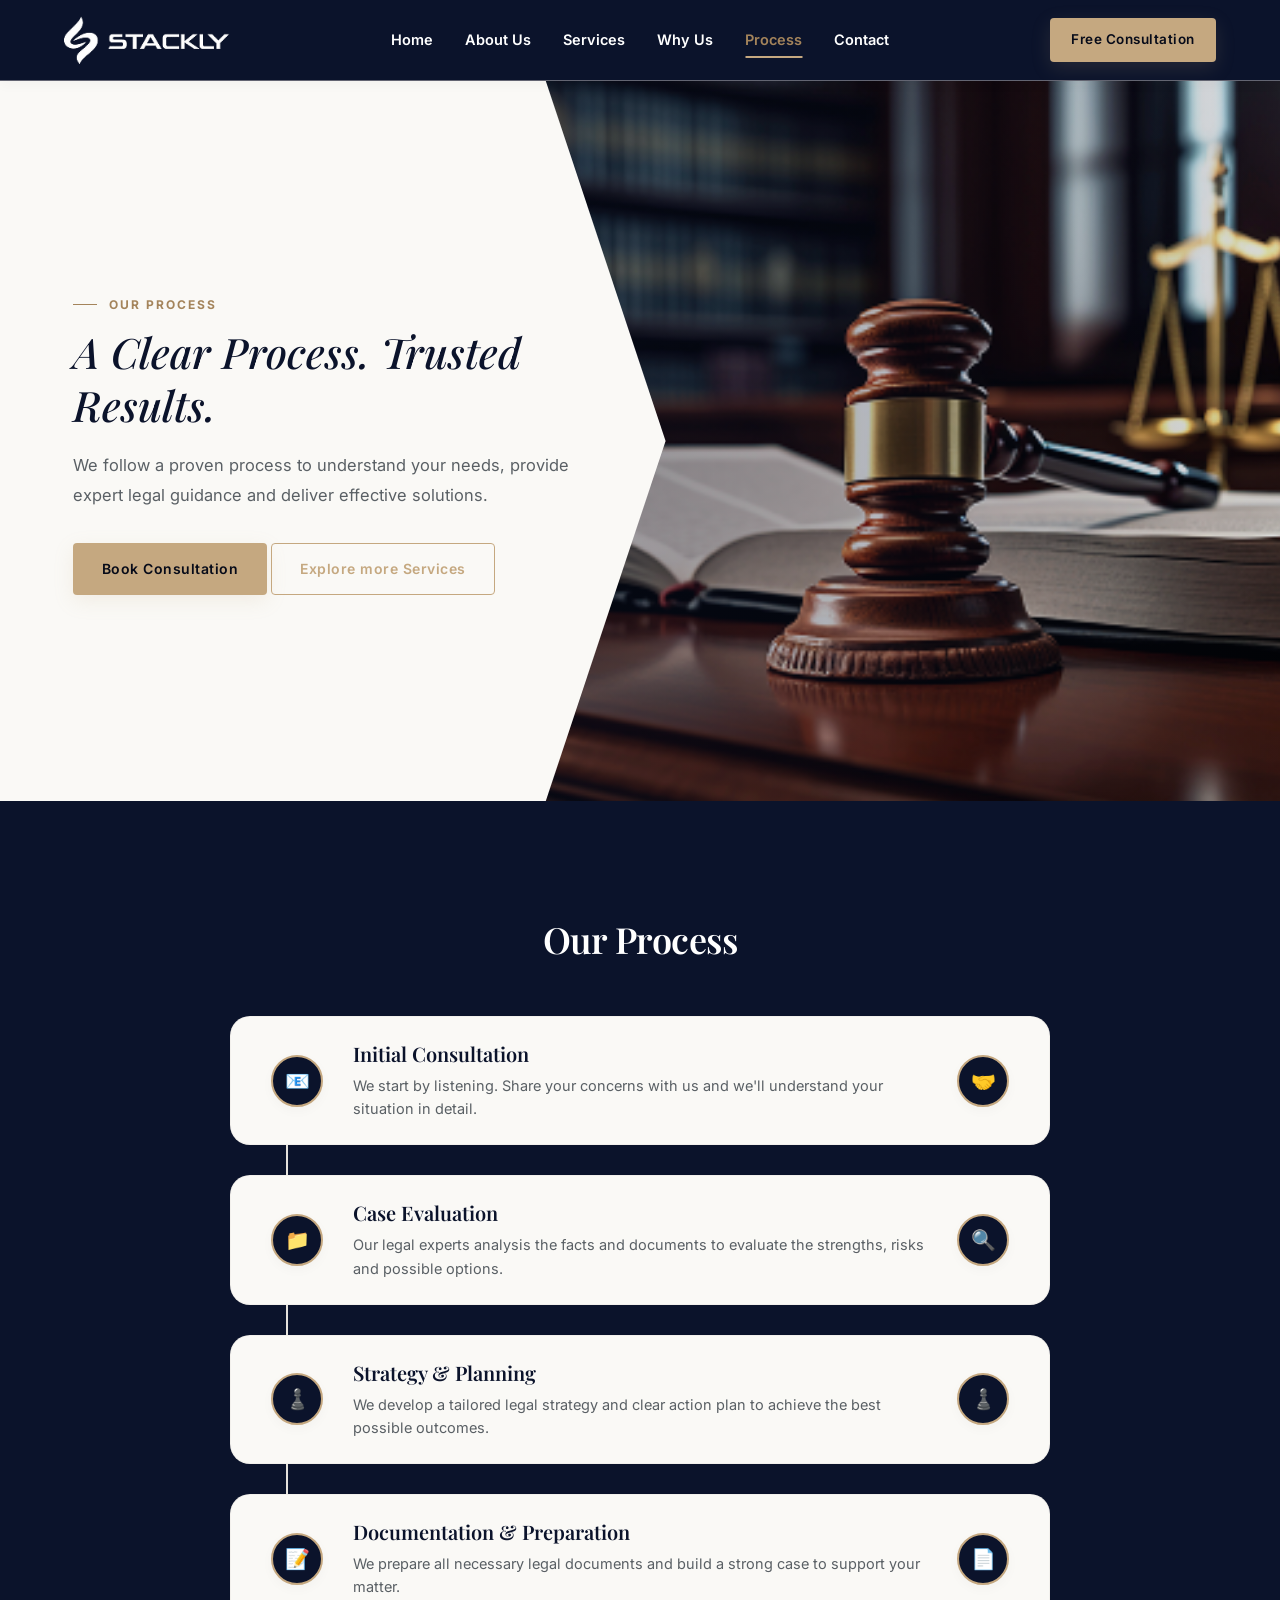
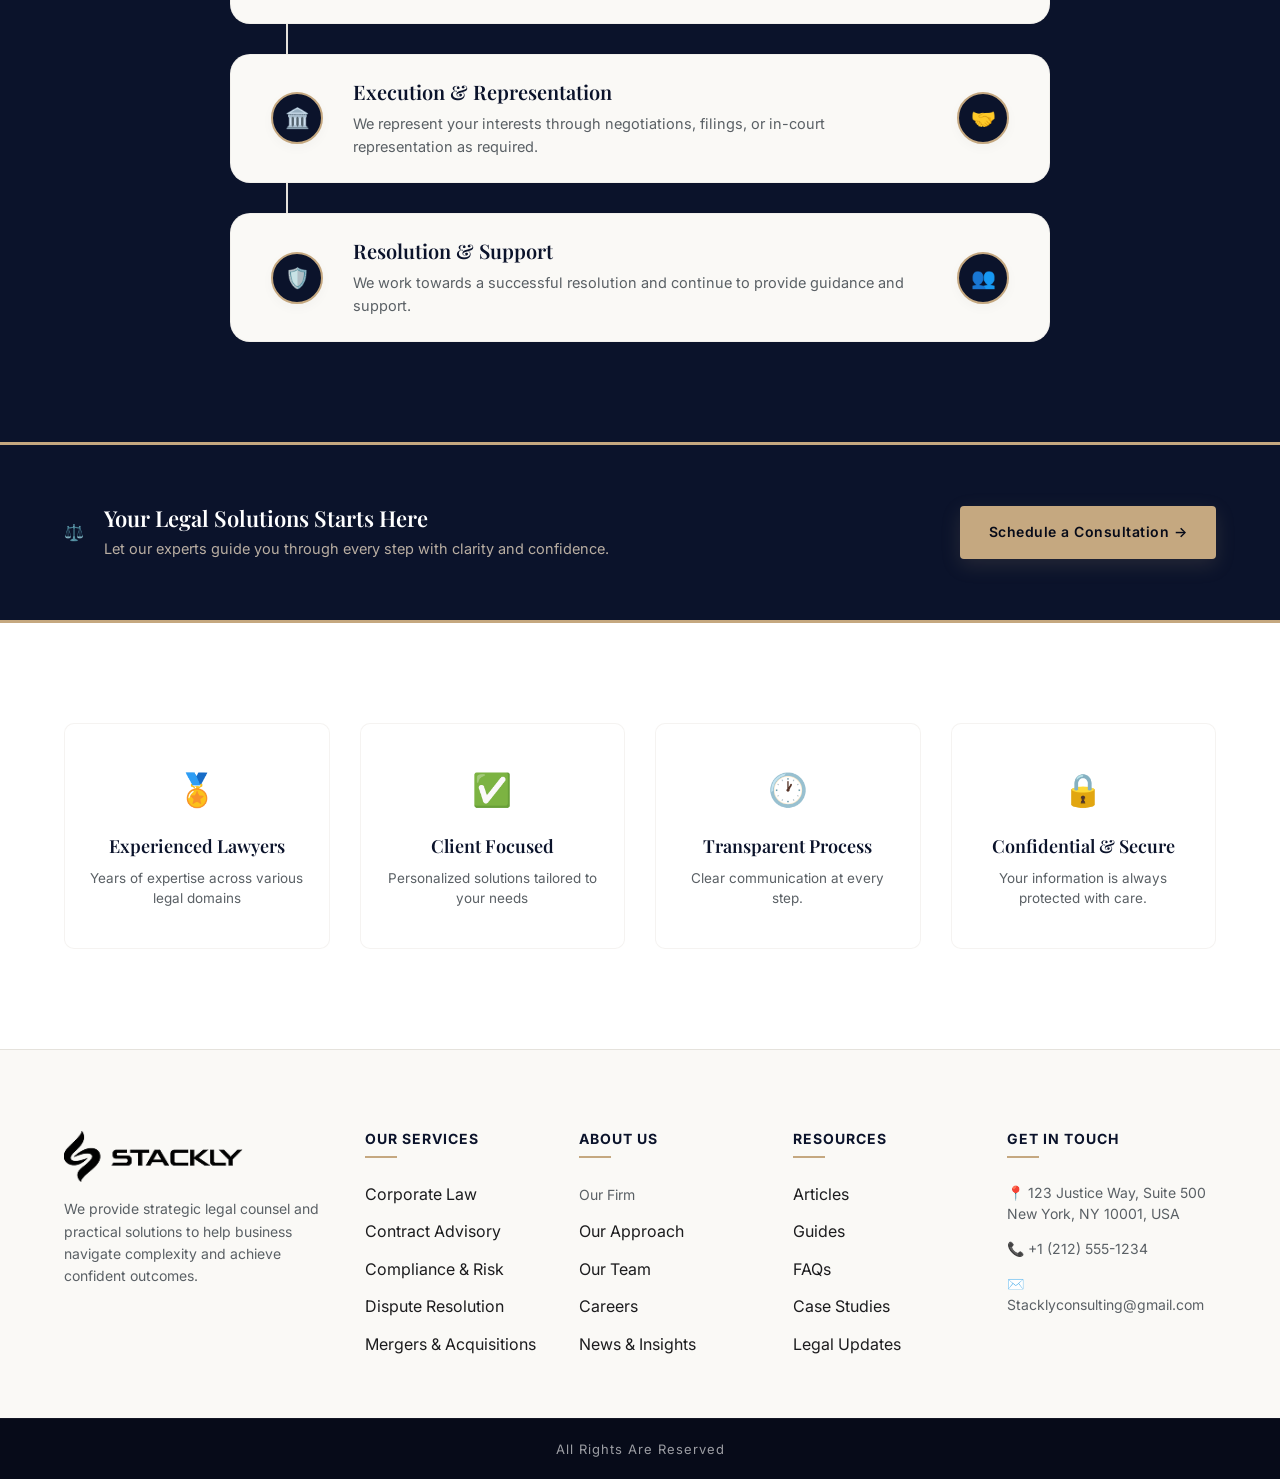
<file: process.html>
<!DOCTYPE html>
<html lang="en">
<head>
<meta charset="UTF-8">
<meta name="viewport" content="width=device-width, initial-scale=1.0">
<title>Our Process | Stackly Legal Consulting</title>
<link rel="stylesheet" href="css/base.css">
<link rel="stylesheet" href="css/process.css">
</head>
<body>

<header class="site-header">
  <div class="container nav-wrap">
    <a href="index.html" class="logo">
      <img src="assets/image (1) 1.png" alt="Stackly Legal Consulting Logo" class="header-logo-img">
    </a>
    <nav class="nav-links">
      <a href="index.html">Home</a>
      <a href="about.html">About Us</a>
      <a href="services.html">Services</a>
      <a href="why-choose-us.html">Why Us</a>
      <a href="process.html" class="active">Process</a>
      <a href="contact.html">Contact</a>
    </nav>
    <div class="nav-actions">
      <a href="login.html" class="btn btn-gold">Free Consultation</a>
      <button class="nav-toggle" aria-label="menu">&#9776;</button>
    </div>
  </div>
</header>

<section class="proc-hero">

    <div class="proc-hero-left">

        <div class="proc-hero-content">

            <span class="eyebrow">Our Process</span>

            <h1>A Clear Process. Trusted Results.</h1>

            <p>
                We follow a proven process to understand your needs, provide
                expert legal guidance and deliver effective solutions.
            </p>

            <div class="hero-actions">
                <a href="consult.html" class="btn btn-gold">
                    Book Consultation
                </a>

                <a href="services.html" class="btn btn-outline-gold">
                    Explore more Services
                </a>
            </div>

        </div>

    </div>

    <div class="proc-hero-right">

        <img
            src="assets/Rectangle 18.png"
            alt="Law Books & Gavel">

    </div>

</section>

<section class="bg-navy">
  <div class="container">
    <div class="section-head reveal"><h2 style="color:#fff">Our Process</h2></div>
    <div class="timeline">
      <div class="tl-item reveal"><div class="tl-icon">📧</div><div class="tl-text"><h3>Initial Consultation</h3><p>We start by listening. Share your concerns with us and we'll understand your situation in detail.</p></div><div class="tl-icon">🤝</div></div>
      <div class="tl-item reveal"><div class="tl-icon">📁</div><div class="tl-text"><h3>Case Evaluation</h3><p>Our legal experts analysis the facts and documents to evaluate the strengths, risks and possible options.</p></div><div class="tl-icon">🔍</div></div>
      <div class="tl-item reveal"><div class="tl-icon">♟️</div><div class="tl-text"><h3>Strategy &amp; Planning</h3><p>We develop a tailored legal strategy and clear action plan to achieve the best possible outcomes.</p></div><div class="tl-icon">♟️</div></div>
      <div class="tl-item reveal"><div class="tl-icon">📝</div><div class="tl-text"><h3>Documentation &amp; Preparation</h3><p>We prepare all necessary legal documents and build a strong case to support your matter.</p></div><div class="tl-icon">📄</div></div>
      <div class="tl-item reveal"><div class="tl-icon">🏛️</div><div class="tl-text"><h3>Execution &amp; Representation</h3><p>We represent your interests through negotiations, filings, or in-court representation as required.</p></div><div class="tl-icon">🤝</div></div>
      <div class="tl-item reveal"><div class="tl-icon">🛡️</div><div class="tl-text"><h3>Resolution &amp; Support</h3><p>We work towards a successful resolution and continue to provide guidance and support.</p></div><div class="tl-icon">👥</div></div>
    </div>
  </div>
</section>

<section class="proc-banner">
  <div class="container proc-banner-row">
    <div class="proc-banner-copy">⚖️ <div><h3>Your Legal Solutions Starts Here</h3><p>Let our experts guide you through every step with clarity and confidence.</p></div></div>
    <a href="consult.html" class="btn btn-gold">Schedule a Consultation →</a>
  </div>
</section>

<section>
  <div class="container features-grid">
    <div><div class="f-icon">🏅</div><h3>Experienced Lawyers</h3><p>Years of expertise across various legal domains</p></div>
    <div><div class="f-icon">✅</div><h3>Client Focused</h3><p>Personalized solutions tailored to your needs</p></div>
    <div><div class="f-icon">🕐</div><h3>Transparent Process</h3><p>Clear communication at every step.</p></div>
    <div><div class="f-icon">🔒</div><h3>Confidential &amp; Secure</h3><p>Your information is always protected with care.</p></div>
  </div>
</section>

<footer class="site-footer">
  <div class="footer-main">
    <div class="container footer-grid">
      <div class="footer-brand">
        <a href="index.html" class="logo"><img src="assets/image (2) 1.png" alt="Stackly Legal Consulting Logo" class="footer-logo-img"></a>
        <p>We provide strategic legal counsel and practical solutions to help business navigate complexity and achieve confident outcomes.</p>
      </div>
      <div><h4>Our Services</h4><ul><li>Corporate Law</li><li>Contract Advisory</li><li>Compliance &amp; Risk</li><li>Dispute Resolution</li><li>Mergers &amp; Acquisitions</li></ul></div>
      <div><h4>About Us</h4><ul><li><a href="about.html">Our Firm</a></li><li>Our Approach</li><li>Our Team</li><li>Careers</li><li>News &amp; Insights</li></ul></div>
      <div><h4>Resources</h4><ul><li>Articles</li><li>Guides</li><li>FAQs</li><li>Case Studies</li><li>Legal Updates</li></ul></div>
      <div><h4>Get In Touch</h4><ul class="footer-contact-mini"><li>📍 123 Justice Way, Suite 500<br>New York, NY 10001, USA</li><li>📞 +1 (212) 555-1234</li><li>✉️ Stacklyconsulting@gmail.com</li></ul></div>
    </div>
  </div>
  <div class="footer-bottom">All Rights Are Reserved</div>
</footer>

<script src="js/main.js"></script>
</body>
</html>
</file>
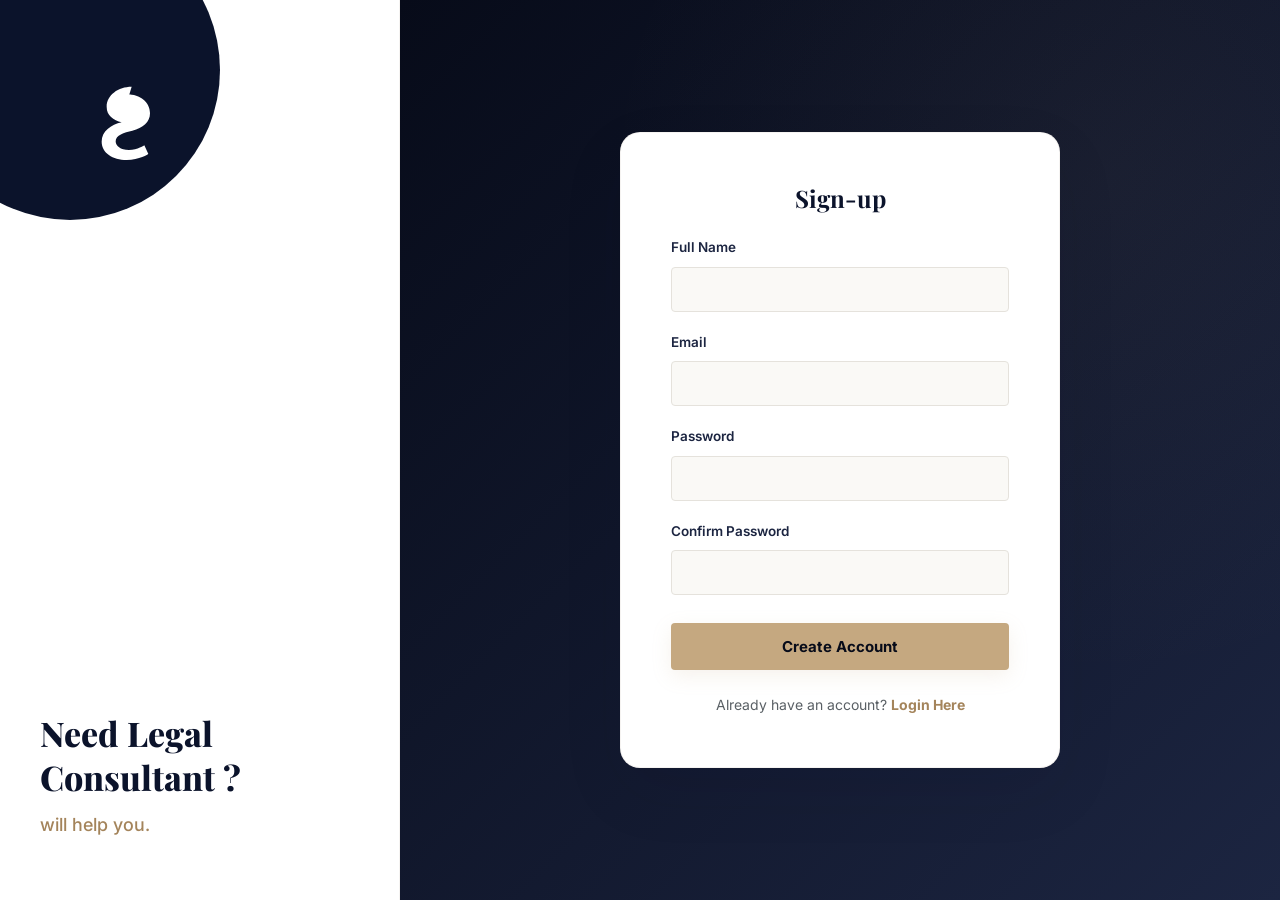
<file: signup.html>
<!DOCTYPE html>
<html lang="en">
<head>
<meta charset="UTF-8">
<meta name="viewport" content="width=device-width, initial-scale=1.0">
<title>Sign Up | Stackly Legal Consulting</title>
<link rel="stylesheet" href="css/base.css">
<link rel="stylesheet" href="css/signup.css">
<meta name="viewport" content="width=device-width, initial-scale=1.0">
</head>
<body class="auth-body">

<div class="signup-page">
  <div class="signup-left">
    <div class="brand-blob">
      <svg width="60" height="60" viewBox="0 0 24 24" fill="none"><path d="M15.5 2c-4 0-7.5 2.5-7.5 6 0 2.7 2 4 4.5 4.7-3.2.7-6 2.7-6 5.8 0 3.3 3.3 5.5 7.5 5.5 3.8 0 6.5-1.8 6.5-1.8l-1.2-2.6s-2 1.4-4.6 1.4c-2.6 0-4-1.2-4-2.6 0-1.9 2.5-2.6 5-3.2 3.2-.7 5.3-2.6 5.3-5.2 0-3.2-2.8-5.7-7-5.7-2 0-3.4.6-3.4.6l1.2 2.6s1-.5 2.2-.5z" fill="#fff"/></svg>
    </div>
    <h1>Need Legal<br>Consultant ?</h1>
    <p>will help you.</p>
  </div>

  <div class="signup-right">
    <div class="signup-box">
      <h2>Sign-up</h2>
      <form id="signupForm">
        <label>Full Name</label>
        <input type="text" required>
        <label>Email</label>
        <input type="email" required>
        <label>Password</label>
        <input type="password" required minlength="6">
        <label>Confirm Password</label>
        <input type="password" required minlength="6">
        <button type="submit" class="btn-white">Create Account</button>
      </form>
      <p class="switch-text">Already have an account? <a href="login.html">Login Here</a></p>
    </div>
  </div>
</div>

<script src="js/signup.js"></script>
</body>
</html>
</file>
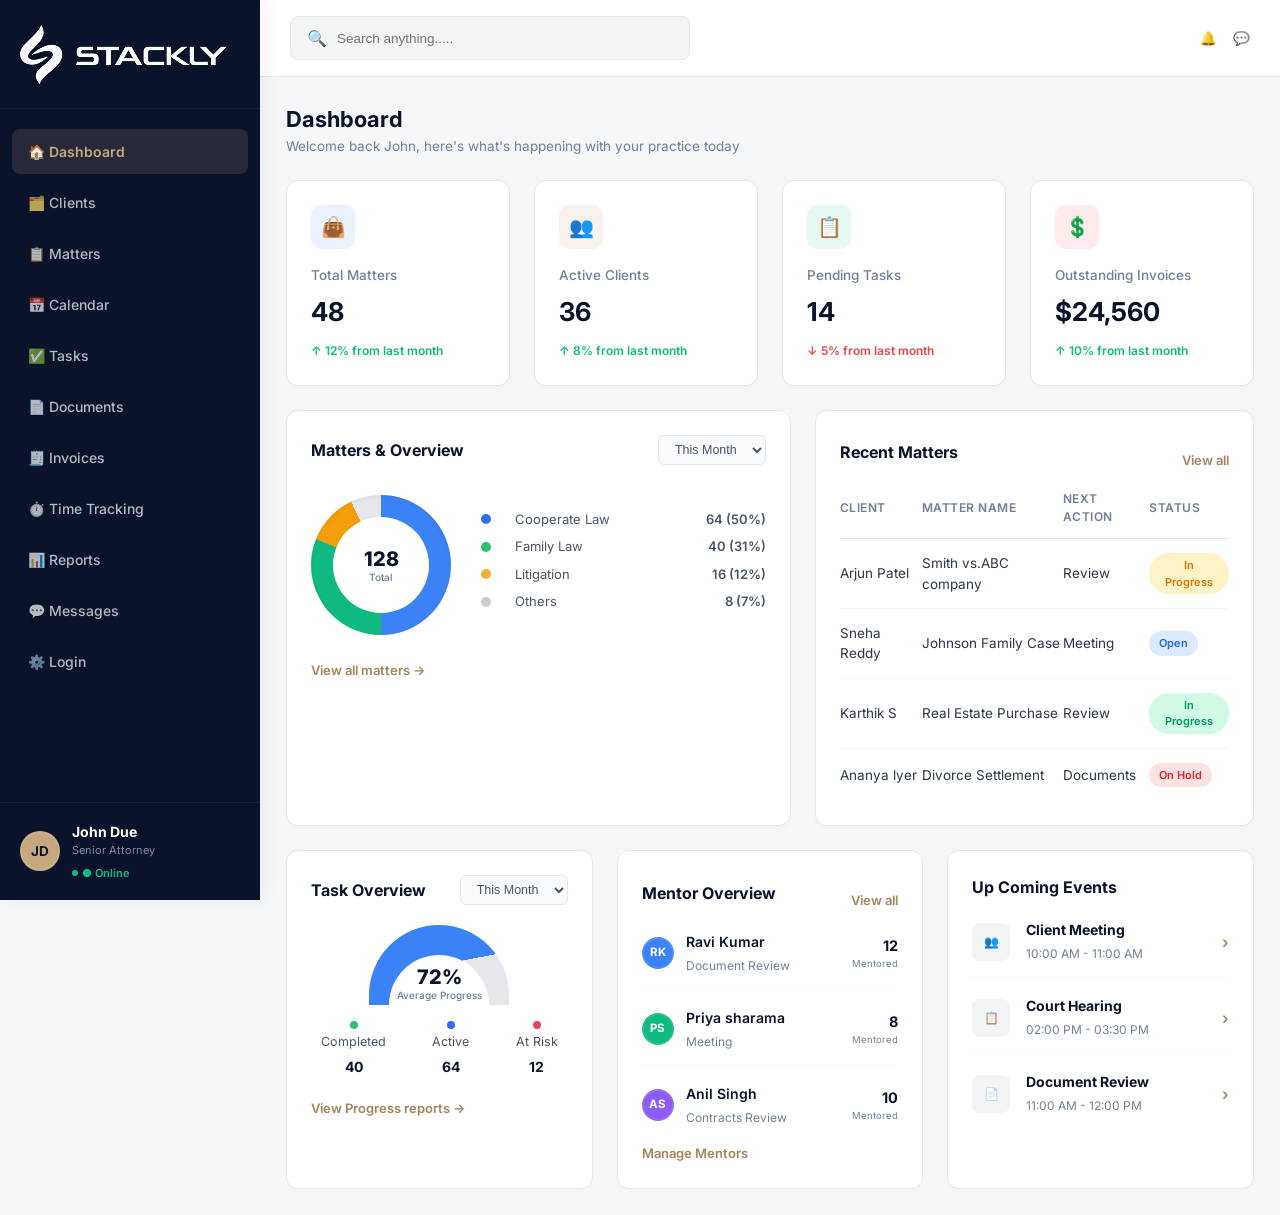
<file: user-dash.html>
<!DOCTYPE html>
<html lang="en">
<head>
<meta charset="UTF-8">
<meta name="viewport" content="width=device-width, initial-scale=1.0">
<title>Dashboard | Stackly Legal Consulting</title>
<link rel="stylesheet" href="css/dashboard.css">
</head>
<body>

<div class="app-shell">
  <!-- SIDEBAR -->
  <aside class="sidebar" id="sidebar">
    <div class="sidebar-logo">
     <img src="assets/image (1) 1.png" alt="Stackly Legal Consulting Logo"> 
    </div>
    <nav class="sidebar-nav">
      <a href="dashboard.html" class="active">🏠 Dashboard</a>
      <a href="404.html">🗂️ Clients</a>
      <a href="#">📋 Matters</a>
      <a href="#">📅 Calendar</a>
      <a href="#">✅ Tasks</a>
      <a href="#">📄 Documents</a>
      <a href="#">🧾 Invoices</a>
      <a href="#">⏱️ Time Tracking</a>
      <a href="#">📊 Reports</a>
      <a href="#">💬 Messages</a>
      <a href="login.html">⚙️ Login</a>
    </nav>
    <div class="sidebar-user">
      <div class="avatar-circle">JD</div>
      <div>
        <strong>John Due</strong>
        <span>Senior Attorney</span>
        <span class="online">● Online</span>
      </div>
    </div>
  </aside>

  <!-- MAIN -->
  <div class="main-area">
    <header class="topbar">
      <button class="menu-btn" id="menuBtn">&#9776;</button>
      <div class="search-box">🔍 <input type="text" placeholder="Search anything....."></div>
      <div class="topbar-actions">
        <button aria-label="Notifications">🔔</button>
        <button aria-label="Messages">💬</button>
      </div>
    </header>

    <main class="content">
      <h1 class="page-title">Dashboard</h1>
      <p class="page-sub">Welcome back John, here's what's happening with your practice today</p>

      <div class="stat-grid">
        <div class="stat-card"><div class="stat-icon">👜</div><span class="stat-label">Total Matters</span><strong class="stat-value">48</strong><span class="stat-change up">↑ 12% from last month</span></div>
        <div class="stat-card"><div class="stat-icon">👥</div><span class="stat-label">Active Clients</span><strong class="stat-value">36</strong><span class="stat-change up">↑ 8% from last month</span></div>
        <div class="stat-card"><div class="stat-icon">📋</div><span class="stat-label">Pending Tasks</span><strong class="stat-value">14</strong><span class="stat-change down">↓ 5% from last month</span></div>
        <div class="stat-card"><div class="stat-icon">💲</div><span class="stat-label">Outstanding Invoices</span><strong class="stat-value">$24,560</strong><span class="stat-change up">↑ 10% from last month</span></div>
      </div>

      <div class="row-2">
        <div class="panel">
          <div class="panel-head"><h3>Matters &amp; Overview</h3><select><option>This Month</option><option>This Year</option></select></div>
          <div class="donut-wrap">
            <div class="donut" style="--p1:50;--p2:31;--p3:12;--p4:7;"><span>128<small>Total</small></span></div>
            <ul class="legend">
              <li><i style="background:#2f6fed"></i>Cooperate Law <b>64 (50%)</b></li>
              <li><i style="background:#2fbf71"></i>Family Law <b>40 (31%)</b></li>
              <li><i style="background:#f2b134"></i>Litigation <b>16 (12%)</b></li>
              <li><i style="background:#c9ccd1"></i>Others <b>8 (7%)</b></li>
            </ul>
          </div>
          <a href="#" class="panel-link">View all matters →</a>
        </div>

        <div class="panel">
          <div class="panel-head"><h3>Recent Matters</h3><a href="#" class="panel-link">View all</a></div>
          <table class="table">
            <thead><tr><th>Client</th><th>Matter Name</th><th>Next Action</th><th>Status</th></tr></thead>
            <tbody>
              <tr><td>Arjun Patel</td><td>Smith vs.ABC company</td><td>Review</td><td><span class="badge orange">In Progress</span></td></tr>
              <tr><td>Sneha Reddy</td><td>Johnson Family Case</td><td>Meeting</td><td><span class="badge blue">Open</span></td></tr>
              <tr><td>Karthik S</td><td>Real Estate Purchase</td><td>Review</td><td><span class="badge green">In Progress</span></td></tr>
              <tr><td>Ananya lyer</td><td>Divorce Settlement</td><td>Documents</td><td><span class="badge red">On Hold</span></td></tr>
            </tbody>
          </table>
        </div>
      </div>

      <div class="row-3">
        <div class="panel">
          <div class="panel-head"><h3>Task Overview</h3><select><option>This Month</option></select></div>
          <div class="gauge-wrap">
            <div class="gauge"><span>72%<small>Average Progress</small></span></div>
          </div>
          <div class="task-legend">
            <div><i style="background:#2fbf71"></i>Completed <b>40</b></div>
            <div><i style="background:#2f6fed"></i>Active <b>64</b></div>
            <div><i style="background:#e0455f"></i>At Risk <b>12</b></div>
          </div>
          <a href="#" class="panel-link">View Progress reports →</a>
        </div>

        <div class="panel">
          <div class="panel-head"><h3>Mentor Overview</h3><a href="#" class="panel-link">View all</a></div>
          <ul class="mentor-list">
            <li><div class="avatar-circle sm blue">RK</div><div><strong>Ravi Kumar</strong><span>Document Review</span></div><b>12<small>Mentored</small></b></li>
            <li><div class="avatar-circle sm green">PS</div><div><strong>Priya sharama</strong><span>Meeting</span></div><b>8<small>Mentored</small></b></li>
            <li><div class="avatar-circle sm purple">AS</div><div><strong>Anil Singh</strong><span>Contracts Review</span></div><b>10<small>Mentored</small></b></li>
          </ul>
          <a href="#" class="panel-link">Manage Mentors</a>
        </div>

        <div class="panel">
          <div class="panel-head"><h3>Up Coming Events</h3></div>
          <ul class="events-list">
            <li><span class="ev-icon">👥</span><div><strong>Client Meeting</strong><span>10:00 AM - 11:00 AM</span></div><i>›</i></li>
            <li><span class="ev-icon">📋</span><div><strong>Court Hearing</strong><span>02:00 PM - 03:30 PM</span></div><i>›</i></li>
            <li><span class="ev-icon">📄</span><div><strong>Document Review</strong><span>11:00 AM - 12:00 PM</span></div><i>›</i></li>
          </ul>
        </div>
      </div>
    </main>
  </div>
</div>

<script src="js/user-dash.js"></script>
</body>
</html>
</file>
<file: css/base.css>
/* ==========================================================================
   STACKLY LEGAL CONSULTING — CORE DESIGN SYSTEM (base.css)
   ========================================================================== */

@import url('https://fonts.googleapis.com/css2?family=Playfair+Display:ital,wght@0,500;0,600;0,700;1,500;1,600&family=Inter:wght@300;400;500;600;700;800&display=swap');

:root {
  /* Color Palette - Premium Navy & Brushed Gold Archetype */
  --navy: #0B132B;
  --navy-light: #1C2541;
  --navy-dark: #070B19;
  --navy-muted: #2E3A59;
  --gold: #C5A880;
  --gold-light: #E5D5C0;
  --gold-dark: #A4845B;
  
  /* Neutrals */
  --cream: #FAF9F6;
  --white: #FFFFFF;
  --ink: #1C1C1E;
  --gray: #5A6065;
  --gray-light: #8E959B;
  --gray-bg: #F4F5F7;
  
  /* Borders and Dividers */
  --border: #E5E2DC;
  --border-light: rgba(229, 226, 220, 0.4);
  
  /* Typography */
  --font-head: 'Playfair Display', Georgia, serif;
  --font-body: 'Inter', -apple-system, BlinkMacSystemFont, 'Segoe UI', sans-serif;
  
  /* Elevation & Shadows */
  --shadow-sm: 0 4px 12px rgba(0, 0, 0, 0.03);
  --shadow-md: 0 12px 36px rgba(11, 19, 43, 0.04);
  --shadow-lg: 0 24px 64px rgba(11, 19, 43, 0.08);
  --shadow-gold: 0 6px 20px rgba(197, 168, 128, 0.15);
  
  /* Layout Constants */
  --max-w: 1200px;
  --radius-sm: 4px;
  --radius-md: 10px;
  --radius-lg: 20px;
  
  /* Motion */
  --transition: all 0.4s cubic-bezier(0.16, 1, 0.3, 1);
  --transition-fast: all 0.2s cubic-bezier(0.16, 1, 0.3, 1);
}

/* ---------- CSS Reset & Base Defaults ---------- */
*, *::before, *::after {
  box-sizing: border-box;
  margin: 0;
  padding: 0;
}

html {
  scroll-behavior: smooth;
  text-size-adjust: 100%;
}

body {
  font-family: var(--font-body);
  color: var(--ink);
  background: var(--white);
  line-height: 1.6;
  -webkit-font-smoothing: antialiased;
  -moz-osx-font-smoothing: grayscale;
}

img {
  max-width: 100%;
  height: auto;
  display: block;
}

a {
  color: inherit;
  text-decoration: none;
  transition: var(--transition-fast);
}

ul, ol {
  list-style: none;
}

h1, h2, h3, h4, h5, h6 {
  font-family: var(--font-head);
  color: var(--navy);
  font-weight: 600;
  line-height: 1.25;
}

p {
  color: var(--gray);
}

button, input, textarea, select {
  font-family: var(--font-body);
  font-size: 100%;
}

button {
  cursor: pointer;
  border: none;
  background: none;
}

/* ---------- Focus States ---------- */
:focus-visible {
  outline: 2px solid var(--gold);
  outline-offset: 4px;
}

/* ---------- Global Layout Elements ---------- */
.container {
  max-width: var(--max-w);
  margin: 0 auto;
  padding: 0 24px;
}

/* ---------- Section Styling Elements ---------- */
section {
  padding: 100px 0;
  position: relative;
}

.eyebrow {
  display: inline-flex;
  align-items: center;
  gap: 12px;
  color: var(--gold-dark);
  font-size: 12px;
  font-weight: 700;
  letter-spacing: 2px;
  text-transform: uppercase;
}

.eyebrow::before {
  content: '';
  width: 24px;
  height: 1px;
  background: var(--gold-dark);
}

.section-head {
  text-align: center;
  margin-top: 16px;
  margin-bottom: 54px;
}

.section-head h2 {
  margin-top: 12px;
  font-size: 36px;
  color: var(--navy);
  font-weight: 600;
  letter-spacing: -0.5px;
}

.section-head.on-dark h2 {
  color: var(--white);
}

.section-head.on-dark .eyebrow {
  color: var(--gold-light);
}

.section-head.on-dark .eyebrow::before {
  background: var(--gold-light);
}

/* ---------- Utility Classes ---------- */
.bg-navy { background-color: var(--navy); }
.bg-navy-light { background-color: var(--navy-light); }
.bg-cream { background-color: var(--cream); }
.text-center { text-align: center; }

/* ---------- Buttons ---------- */
.btn {
  display: inline-flex;
  align-items: center;
  justify-content: center;
  gap: 8px;
  padding: 14px 28px;
  border-radius: var(--radius-sm);
  font-weight: 600;
  font-size: 14px;
  letter-spacing: 0.5px;
  border: 1px solid transparent;
  transition: var(--transition);
  white-space: nowrap;
}

.btn-gold {
  background: var(--gold);
  color: var(--navy-dark);
  box-shadow: var(--shadow-gold);
}

.btn-gold:hover {
  background: var(--gold-dark);
  color: var(--white);
  transform: translateY(-2px);
  box-shadow: 0 8px 24px rgba(197, 168, 128, 0.25);
}

.btn-dark {
  background: var(--navy);
  color: var(--white);
}

.btn-dark:hover {
  background: var(--navy-dark);
  transform: translateY(-2px);
  box-shadow: var(--shadow-md);
}

.btn-outline-white {
  border-color: var(--white);
  color: var(--white);
  background: transparent;
}

.btn-outline-white:hover {
  background: var(--white);
  color: var(--navy);
  transform: translateY(-2px);
}

.btn-outline-light {
  border-color: rgba(255, 255, 255, 0.3);
  color: var(--white);
  background: transparent;
}

.btn-outline-light:hover {
  background: rgba(255, 255, 255, 0.08);
  border-color: var(--white);
  transform: translateY(-2px);
}

.btn-outline-gold {
  border-color: var(--gold);
  color: var(--gold);
  background: transparent;
}

.btn-outline-gold:hover {
  background: var(--gold);
  color: var(--navy-dark);
  transform: translateY(-2px);
}

.btn-block {
  width: 100%;
}

/* ==========================================================================
   NAVIGATION BAR (SITEWIDE)
   ========================================================================== */
.site-header {
  background:  #0B132B;
  backdrop-filter: blur(12px);
  -webkit-backdrop-filter: blur(12px);
  position: sticky;
  top: 0;
  z-index: 1000;
  border-bottom: 1px solid var(--border-light);
  box-shadow: var(--shadow-sm);
  transition: var(--transition);
}

.nav-wrap {
  display: flex;
  justify-content: space-between;
  align-items: center;
  min-height: 80px;
}

.logo {
  display: flex;
  align-items: center;
  gap: 12px;
}

.header-logo-img {
  max-height: 48px;
  width: auto;
  display: block;
  object-fit: contain;
}

.footer-logo-img {
  max-height: 52px;
  width: auto;
  display: block;
  object-fit: contain;
}

.logo svg {
  flex-shrink: 0;
  transition: var(--transition);
}

.logo:hover svg {
  transform: rotate(-10deg) scale(1.05);
}

.logo-text {
  display: flex;
  flex-direction: column;
  line-height: 1.15;
}

.logo-text strong {
  color: var(--navy);
  font-family: var(--font-head);
  font-size: 18px;
  font-weight: 700;
  letter-spacing: 0.5px;
}

.logo-text span {
  color: var(--gold-dark);
  font-size: 9px;
  font-weight: 700;
  letter-spacing: 1.5px;
}

.nav-links {
  display: flex;
  gap: 32px;
}

.nav-links a {
  color: white;
  font-size: 14.5px;
  font-weight: 600;
  position: relative;
  padding: 6px 0;
}

.nav-links a::after {
  content: '';
  position: absolute;
  left: 50%;
  bottom: 0;
  width: 0;
  height: 2px;
  background: var(--gold);
  transition: var(--transition);
  transform: translateX(-50%);
}

.nav-links a:hover, 
.nav-links a.active {
  color: var(--gold-dark);
}

.nav-links a:hover::after,
.nav-links a.active::after {
  width: 100%;
}

.nav-actions {
  display: flex;
  align-items: center;
  gap: 16px;
}

.nav-actions .btn {
  padding: 10px 20px;
  font-size: 13.5px;
}

.nav-toggle {
  display: none;
  font-size: 24px;
  color: var(--navy);
  padding: 6px;
  border-radius: var(--radius-sm);
  transition: var(--transition-fast);
}

.nav-toggle:hover {
  background: rgba(11, 19, 43, 0.05);
}

/* ---------- Navigation Responsive ---------- */
@media (max-width: 991px) {
  .nav-links {
    gap: 20px;
  }
}

@media (max-width: 900px) {
  .site-header {
    background: #0B132B;
    border-bottom: 1px solid var(--border-light);
  }

  .nav-toggle {
    display: block;
    color: #FFFFFF;
  }

  .nav-toggle:hover {
    background: rgba(255, 255, 255, 0.1);
  }
  
  .nav-links {
    position: absolute;
    top: 100%;
    left: 0;
    right: 0;
    background: #000000;
    flex-direction: column;
    align-items: stretch;
    padding: 20px 24px 28px;
    gap: 0;
    box-shadow: 0 16px 36px rgba(0, 0, 0, 0.3);
    border-bottom: 3px solid var(--gold);
    display: none;
    animation: slideDown 0.35s cubic-bezier(0.16, 1, 0.3, 1) forwards;
  }
  
  .nav-links.open {
    display: flex;
  }
  
  .nav-links a {
    color: #FFFFFF;
    padding: 14px 0;
    border-bottom: 1px solid rgba(255, 255, 255, 0.12);
    font-size: 15px;
    font-weight: 600;
  }

  .nav-links a:hover,
  .nav-links a.active {
    color: var(--gold);
    padding-left: 6px;
  }
  
  .nav-links a::after {
    display: none;
  }
  
  .nav-actions {
    margin-right: 8px;
  }

  .nav-actions .btn {
    padding: 10px 18px;
    font-size: 13px;
  }
}

/* ==========================================================================
   PAGE BANNER (INNER PAGES)
   ========================================================================== */
.page-banner {
  background: linear-gradient(135deg, var(--navy-dark) 0%, var(--navy) 100%);
  padding: 80px 0 100px;
  position: relative;
  overflow: hidden;
  border-bottom: 3px solid var(--gold);
}

.page-banner::before {
  content: '';
  position: absolute;
  top: 0;
  left: 0;
  width: 100%;
  height: 100%;
  background: radial-gradient(circle at 80% 20%, rgba(197, 168, 128, 0.08) 0%, transparent 60%);
  pointer-events: none;
}

.page-banner .container {
  display: grid;
  grid-template-columns: 1.2fr 0.8fr;
  gap: 40px;
  align-items: center;
  position: relative;
  z-index: 2;
}

.page-banner .banner-text .eyebrow {
  margin-bottom: 16px;
  color: var(--gold-light);
}

.page-banner .banner-text .eyebrow::before {
  background: var(--gold-light);
}

.page-banner h1 {
  font-weight: 500;
  font-size: 42px;
  color: var(--white);
  margin-bottom: 16px;
  letter-spacing: -0.5px;
}

.page-banner p {
  color: var(--gold-light);
  opacity: 0.8;
  font-size: 16px;
  max-width: 520px;
  margin-bottom: 24px;
}

.page-banner .banner-actions {
  display: flex;
  gap: 14px;
  flex-wrap: wrap;
}

@media (max-width: 900px) {
  .page-banner {
    padding: 60px 0 80px;
  }
  .page-banner .container {
    grid-template-columns: 1fr;
    text-align: center;
  }
  .page-banner p {
    margin-left: auto;
    margin-right: auto;
  }
  .page-banner .banner-actions {
    justify-content: center;
  }
}

/* ==========================================================================
   FOOTER (SITEWRITE)
   ========================================================================== */
.site-footer {
  border-top: 1px solid var(--border);
  background: var(--white);
  padding: 0;
}

/* Upper CTA section */
.footer-cta {
  background: linear-gradient(135deg, var(--navy-dark) 0%, var(--navy-light) 100%);
  color: var(--white);
  padding: 80px 0;
  border-bottom: 1px solid rgba(255, 255, 255, 0.1);
  position: relative;
}

.footer-cta .eyebrow {
  color: var(--gold-light);
}

.footer-cta .eyebrow::before {
  background: var(--gold-light);
}

.footer-cta-grid {
  display: grid;
  grid-template-columns: 1fr 1.2fr;
  gap: 60px;
  align-items: start;
  margin-top: 24px;
}

.footer-contact-list {
  display: flex;
  flex-direction: column;
  gap: 24px;
}

.footer-contact-list li {
  display: flex;
  gap: 16px;
  color: rgba(255, 255, 255, 0.85);
  font-size: 15px;
  align-items: flex-start;
}

.footer-contact-list li .ic {
  font-size: 20px;
  color: var(--gold);
  line-height: 1;
}

/* Footer form */
.footer-form {
  background: rgba(255, 255, 255, 0.03);
  border: 1px solid rgba(255, 255, 255, 0.1);
  padding: 40px;
  border-radius: var(--radius-md);
  display: grid;
  gap: 16px;
  box-shadow: var(--shadow-lg);
  backdrop-filter: blur(8px);
}

.footer-form input,
.footer-form select,
.footer-form textarea {
  width: 100%;
  background: rgba(255, 255, 255, 0.05);
  border: 1px solid rgba(255, 255, 255, 0.15);
  border-radius: var(--radius-sm);
  padding: 14px 16px;
  color: var(--white);
  font-size: 14px;
  transition: var(--transition-fast);
  outline: none;
}

.footer-form select {
  cursor: pointer;
}

.footer-form select option {
  background: var(--navy);
  color: var(--white);
}

.footer-form input::placeholder,
.footer-form textarea::placeholder {
  color: rgba(255, 255, 255, 0.4);
}

.footer-form input:focus,
.footer-form select:focus,
.footer-form textarea:focus {
  border-color: var(--gold);
  background: rgba(255, 255, 255, 0.08);
}

.footer-form textarea {
  resize: vertical;
  min-height: 100px;
}

.footer-form .btn {
  margin-top: 8px;
}

/* Main footer columns */
.footer-main {
  padding: 80px 0 60px;
  background: var(--cream);
}

.footer-grid {
  display: grid;
  grid-template-columns: 1.5fr 1fr 1fr 1fr 1.2fr;
  gap: 40px;
}

.footer-brand .logo {
  display: inline-flex;
  align-items: center;
  gap: 12px;
  margin-bottom: 16px;
  text-decoration: none;
}

.footer-brand .logo svg {
  margin-bottom: 0;
  flex-shrink: 0;
}

.footer-brand p {
  color: var(--gray);
  font-size: 14px;
  line-height: 1.6;
}

.footer-grid h4 {
  font-family: var(--font-body);
  font-size: 14px;
  font-weight: 700;
  color: var(--navy);
  letter-spacing: 1px;
  text-transform: uppercase;
  margin-bottom: 24px;
  position: relative;
  padding-bottom: 10px;
}

.footer-grid h4::after {
  content: '';
  position: absolute;
  left: 0;
  bottom: 0;
  width: 32px;
  height: 2px;
  background: var(--gold);
}

.footer-grid ul {
  display: flex;
  flex-direction: column;
  gap: 12px;
}

.footer-grid ul li a,
.footer-grid ul.footer-contact-mini li {
  color: var(--gray);
  font-size: 14px;
  transition: var(--transition-fast);
}

.footer-grid ul li a:hover {
  color: var(--gold-dark);
  padding-left: 4px;
}

.footer-grid ul.footer-contact-mini {
  gap: 14px;
}

.footer-grid ul.footer-contact-mini li {
  line-height: 1.5;
}

/* Bottom copyright */
.footer-bottom {
  background: var(--navy-dark);
  color: rgba(255, 255, 255, 0.6);
  text-align: center;
  padding: 20px;
  font-size: 13px;
  letter-spacing: 1px;
  border-top: 1px solid rgba(255, 255, 255, 0.05);
}

@media (max-width: 1024px) {
  .footer-grid {
    grid-template-columns: 1.5fr 1fr 1fr 1.2fr;
  }
  .footer-grid > div:nth-child(4) {
    display: none; /* Hide resources col to save space */
  }
}

@media (max-width: 900px) {
  .footer-cta-grid {
    grid-template-columns: 1fr;
    gap: 40px;
  }
  
  .footer-grid {
    grid-template-columns: 1.2fr 1fr 1fr;
    gap: 30px;
  }
  
  .footer-grid > div:nth-child(2),
  .footer-grid > div:nth-child(3) {
    display: block;
  }
  
  .footer-grid > div:last-child {
    grid-column: span 3;
    margin-top: 20px;
    padding-top: 20px;
    border-top: 1px solid rgba(11, 19, 43, 0.08);
  }
}

@media (max-width: 600px) {
  .footer-form {
    padding: 24px;
  }
  
  .footer-grid {
    grid-template-columns: 1fr;
    gap: 32px;
  }
  
  .footer-grid > div:last-child {
    grid-column: span 1;
  }
}

/* ==========================================================================
   MICRO-ANIMATIONS & EFFECTS
   ========================================================================== */
.reveal {
  opacity: 0;
  transform: translateY(20px);
  transition: opacity 0.8s cubic-bezier(0.16, 1, 0.3, 1), transform 0.8s cubic-bezier(0.16, 1, 0.3, 1);
}

.reveal.in {
  opacity: 1;
  transform: translateY(0);
}

@keyframes slideDown {
  from {
    opacity: 0;
    transform: translateY(-10px);
  }
  to {
    opacity: 1;
    transform: translateY(0);
  }
}

@keyframes fadeInUp {
  from {
    opacity: 0;
    transform: translateY(30px);
  }
  to {
    opacity: 1;
    transform: translateY(0);
  }
}

@keyframes float {
  0% { transform: translateY(0px); }
  50% { transform: translateY(-8px); }
  100% { transform: translateY(0px); }
}

.float-effect {
  animation: float 6s ease-in-out infinite;
}

@keyframes fadeIn {
  from {
    opacity: 0;
  }
  to {
    opacity: 1;
  }
}

/* Page Load Hero Animations */
.hero h1, .about-hero h1, .serv-hero-left h1, .wcu-hero-left h1, .proc-hero-left h1 {
  animation: fadeInUp 0.8s cubic-bezier(0.16, 1, 0.3, 1) both;
}

.hero p, .about-hero p, .serv-hero-left p, .wcu-hero-left p, .proc-hero-left p {
  animation: fadeInUp 0.8s cubic-bezier(0.16, 1, 0.3, 1) both;
  animation-delay: 150ms;
}

.hero .hero-actions, .about-hero .hero-actions, .serv-hero-left .hero-actions, .wcu-hero-left .hero-actions, .proc-hero-left .hero-actions {
  animation: fadeInUp 0.8s cubic-bezier(0.16, 1, 0.3, 1) both;
  animation-delay: 300ms;
}

.hero .eyebrow, .about-hero .eyebrow, .serv-hero-left .eyebrow, .wcu-hero-left .eyebrow, .proc-hero-left .eyebrow {
  animation: fadeInUp 0.8s cubic-bezier(0.16, 1, 0.3, 1) both;
}

.hero-media, .about-hero-photos, .serv-hero-right, .wcu-hero-right, .proc-hero-right {
  animation: fadeIn 1.2s cubic-bezier(0.16, 1, 0.3, 1) both;
  animation-delay: 200ms;
}

/* Staggered Grid Transitions (Reveal) */
.services-grid .service-card:nth-child(1) { transition-delay: 50ms; }
.services-grid .service-card:nth-child(2) { transition-delay: 150ms; }
.services-grid .service-card:nth-child(3) { transition-delay: 250ms; }
.services-grid .service-card:nth-child(4) { transition-delay: 350ms; }
.services-grid .service-card:nth-child(5) { transition-delay: 450ms; }
.services-grid .service-card:nth-child(6) { transition-delay: 550ms; }

.why-grid > div:nth-child(1) { transition-delay: 50ms; }
.why-grid > div:nth-child(2) { transition-delay: 150ms; }
.why-grid > div:nth-child(3) { transition-delay: 250ms; }
.why-grid > div:nth-child(4) { transition-delay: 350ms; }

.process-row .p-step:nth-child(1) { transition-delay: 50ms; }
.process-row .p-step:nth-child(2) { transition-delay: 150ms; }
.process-row .p-step:nth-child(3) { transition-delay: 250ms; }
.process-row .p-step:nth-child(4) { transition-delay: 350ms; }

.testi-grid .testi-card:nth-child(1) { transition-delay: 50ms; }
.testi-grid .testi-card:nth-child(2) { transition-delay: 150ms; }
.testi-grid .testi-card:nth-child(3) { transition-delay: 250ms; }

.values-grid > div:nth-child(1) { transition-delay: 50ms; }
.values-grid > div:nth-child(2) { transition-delay: 150ms; }
.values-grid > div:nth-child(3) { transition-delay: 250ms; }
.values-grid > div:nth-child(4) { transition-delay: 350ms; }
</file>
<file: css/style.css>
/* ==========================================================================
   STACKLY LEGAL CONSULTING — HOMEPAGE SPECIFIC (style.css)
   ========================================================================== */

/* ---------- Hero Section ---------- */
.hero {
  color: var(--white);
  padding: 110px 0 100px;
  position: relative;
  overflow: hidden;
  background: linear-gradient(135deg, var(--navy-dark) 0%, var(--navy-light) 100%);
}

.hero::before {
  content: '';
  position: absolute;
  top: 0;
  right: 0;
  width: 50%;
  height: 100%;
  background: radial-gradient(circle at 70% 30%, rgba(197, 168, 128, 0.12) 0%, transparent 60%);
  pointer-events: none;
}

.hero-grid {
  display: grid;
  grid-template-columns: 1.15fr 0.85fr;
  gap: 60px;
  align-items: center;
  position: relative;
  z-index: 2;
}

.hero-copy h1 {
  color: var(--white);
  font-size: 56px;
  font-weight: 500;
  line-height: 1.15;
  letter-spacing: -1.5px;
}

.hero-copy h1 span {
  display: block;
  color: var(--gold);
  font-family: var(--font-head);
  font-style: italic;
  font-weight: 500;
  margin-top: 8px;
}

.hero-copy p {
  color: var(--gold-light);
  opacity: 0.85;
  font-size: 17px;
  margin: 24px 0 36px;
  max-width: 540px;
  line-height: 1.7;
}

.hero-actions {
  display: flex;
  gap: 16px;
  margin-bottom: 40px;
  flex-wrap: wrap;
}

.hero-badges {
  display: grid;
  grid-template-columns: repeat(3, 1fr);
  gap: 16px;
}

.hero-badges li {
  background: rgba(255, 255, 255, 0.03);
  border: 1px solid rgba(255, 255, 255, 0.08);
  padding: 16px;
  border-radius: var(--radius-md);
  font-size: 13.5px;
  font-weight: 500;
  color: rgba(255, 255, 255, 0.9);
  display: flex;
  flex-direction: column;
  align-items: center;
  text-align: center;
  gap: 8px;
  transition: var(--transition);
}

.hero-badges li:hover {
  background: rgba(255, 255, 255, 0.06);
  border-color: rgba(197, 168, 128, 0.3);
  transform: translateY(-4px);
}

.hero-photo {
  height: 540px;
  border-radius: var(--radius-lg);
  background: white
    url(../assets/Rectangle\ 51.png) center/cover no-repeat;
  display: flex;
  align-items: flex-end;
  justify-content: center;
  color: var(--white);
  font-family: var(--font-head);
  font-size: 20px;
  font-style: italic;
  font-weight: 500;
  padding: 40px;
  border: 1px solid rgba(255, 255, 255, 0.1);
  box-shadow: var(--shadow-lg);
  animation: float 6s ease-in-out infinite;
}

/* ---------- About Snippet ---------- */
.about-snippet {
  padding: 100px 0;
  background: var(--white);
}

.about-snippet-grid {
  display: grid;
  grid-template-columns: 1fr 1fr;
  gap: 80px;
  align-items: center;
}

.about-snippet h2 {
  font-size: 40px;
  color: var(--navy);
  margin: 16px 0 24px;
}

.about-snippet p {
  font-size: 16px;
  line-height: 1.8;
  margin-bottom: 32px;
}

.asnippet-photo {
  min-height: 480px;
  border-radius: var(--radius-lg);
  background: linear-gradient(rgba(11, 19, 43, 0.1), rgba(11, 19, 43, 0.3)),
              url('../assets/Rectangle\ 4.png') center/cover;
  box-shadow: var(--shadow-lg);
  transition: var(--transition);
}

.asnippet-photo:hover {
  transform: scale(1.02);
}

/* ---------- Services Grid ---------- */
.services-section {
  padding: 100px 0;
  background: var(--cream);
}

.services-grid {
  display: grid;
  grid-template-columns: repeat(3, 1fr);
  gap: 30px;
}
.service-card {
  background: var(--white);
  padding: 40px 32px;
  border-radius: var(--radius-md);
  border: 1px solid var(--border-light);
  box-shadow: var(--shadow-sm);
  transition: var(--transition);
  position: relative;
  overflow: hidden;
}

.service-card::before {
  content: '';
  position: absolute;
  top: 0;
  left: 0;
  width: 4px;
  height: 0;
  background: var(--gold);
  transition: var(--transition);
}

.service-card:hover {
  transform: translateY(-8px);
  box-shadow: var(--shadow-lg);
  border-color: var(--border);
}

.service-card:hover::before {
  height: 100%;
}

.s-icon {
  width: 64px;
  height: 64px;
  display: flex;
  align-items: center;
  justify-content: center;
  border-radius: 50%;
  background: rgba(197, 168, 128, 0.12);
  color: var(--gold-dark);
  font-size: 26px;
  margin-bottom: 24px;
  transition: var(--transition);
}

.service-card:hover .s-icon {
  background: var(--navy);
  color: var(--gold);
}

.service-card h3 {
  font-size: 20px;
  color: var(--navy);
  margin-bottom: 12px;
}

.service-card p {
  font-size: 14.5px;
  line-height: 1.6;
}

/* ---------- Why Choose Us ---------- */
.why-section {
  padding: 100px 0;
  background: var(--navy);
  color: var(--white);
}

.why-grid {
  display: grid;
  grid-template-columns: repeat(4, 1fr);
  gap: 24px;
}

.why-grid > div {
  background: rgba(255, 255, 255, 0.02);
  border: 1px solid rgba(255, 255, 255, 0.06);
  padding: 40px 30px;
  border-radius: var(--radius-md);
  transition: var(--transition);
}

.why-grid > div:hover {
  background: rgba(255, 255, 255, 0.04);
  border-color: rgba(197, 168, 128, 0.2);
  transform: translateY(-6px);
}

.why-grid h3 {
  color: var(--white);
  font-size: 18px;
  margin-bottom: 12px;
}

.why-grid p {
  color: var(--gold-light);
  opacity: 0.8;
  font-size: 14px;
  line-height: 1.6;
}

.w-icon {
  font-size: 36px;
  margin-bottom: 20px;
  display: inline-block;
  line-height: 1;
}

/* ---------- Process ---------- */
.process-section {
  padding: 100px 0;
  background: var(--white);
}

.process-row {
  display: grid;
  grid-template-columns: repeat(4, 1fr);
  gap: 30px;
}

.p-step {
  text-align: center;
  padding: 40px 24px;
  border: 1px solid var(--border-light);
  border-radius: var(--radius-md);
  background: var(--white);
  transition: var(--transition);
  position: relative;
}

.p-step:hover {
  border-color: var(--gold);
  box-shadow: var(--shadow-md);
  transform: translateY(-4px);
}

.p-num {
  width: 60px;
  height: 60px;
  border-radius: 50%;
  display: flex;
  align-items: center;
  justify-content: center;
  background: var(--navy);
  color: var(--gold);
  font-size: 20px;
  font-weight: 700;
  margin: 0 auto 24px;
  border: 2px solid var(--gold);
  transition: var(--transition);
}

.p-step:hover .p-num {
  background: var(--gold);
  color: var(--navy);
}

.p-step h3 {
  font-size: 18px;
  color: var(--navy);
  margin-bottom: 12px;
}

.p-step p {
  font-size: 14px;
  line-height: 1.6;
}

/* ---------- Testimonials ---------- */
.testimonials-section {
  padding: 100px 0;
  background: var(--cream);
}

.testi-grid {
  display: grid;
  grid-template-columns: repeat(3, 1fr);
  gap: 30px;
}

.testi-card {
  background: var(--white);
  padding: 40px;
  border-radius: var(--radius-md);
  border: 1px solid var(--border-light);
  box-shadow: var(--shadow-sm);
  transition: var(--transition);
  display: flex;
  flex-direction: column;
  justify-content: space-between;
}

.testi-card:hover {
  box-shadow: var(--shadow-lg);
}

.testi-card p {
  font-size: 15px;
  line-height: 1.7;
  font-style: italic;
  color: var(--navy-light);
}

.testi-person {
  display: flex;
  align-items: center;
  gap: 16px;
  margin-top: 30px;
}

.avatar {
  width: 50px;
  height: 50px;
  border-radius: 50%;
  background: var(--navy);
  color: var(--gold);
  display: flex;
  align-items: center;
  justify-content: center;
  font-weight: 700;
  font-size: 14px;
  border: 2px solid var(--gold-light);
}

.testi-person strong {
  display: block;
  font-size: 15px;
  color: var(--navy);
}

.testi-person span {
  display: block;
  font-size: 12px;
  color: var(--gray-light);
}

/* ---------- FAQ Accordion ---------- */
.faq-section {
  padding: 100px 0;
  background: var(--white);
}

.faq-split {
  display: grid;
  grid-template-columns: 2fr 1fr;
  gap: 50px;
  align-items: start;
}

.faq-list {
  display: flex;
  flex-direction: column;
  gap: 16px;
}

.faq-item {
  border: 1px solid var(--border);
  border-radius: var(--radius-md);
  background: var(--white);
  overflow: hidden;
  transition: var(--transition);
}

.faq-item:hover {
  border-color: var(--gold-dark);
}

.faq-q {
  padding: 22px 28px;
  font-weight: 700;
  font-size: 16px;
  color: var(--navy);
  display: flex;
  justify-content: space-between;
  align-items: center;
  cursor: pointer;
  user-select: none;
  transition: var(--transition-fast);
}

.faq-q span {
  font-size: 20px;
  color: var(--gold-dark);
  transition: var(--transition);
}

.faq-item.open {
  border-color: var(--gold);
  box-shadow: var(--shadow-md);
}

.faq-item.open .faq-q {
  color: var(--gold-dark);
}

.faq-item.open .faq-q span {
  transform: rotate(45deg);
}

.faq-a {
  padding: 0 28px 24px;
  color: var(--gray);
  font-size: 14.5px;
  line-height: 1.7;
  display: none;
  animation: slideDown 0.3s ease-out forwards;
}

.faq-item.open .faq-a {
  display: block;
}

.faq-cta {
  background: linear-gradient(135deg, var(--navy) 0%, var(--navy-light) 100%);
  color: var(--white);
  padding: 48px 36px;
  border-radius: var(--radius-lg);
  text-align: center;
  box-shadow: var(--shadow-lg);
}

.faq-cta h3 {
  color: var(--white);
  font-size: 22px;
  margin-bottom: 12px;
}

.faq-cta p {
  color: var(--gold-light);
  opacity: 0.85;
  font-size: 14.5px;
  margin-bottom: 24px;
}

.faq-cta-icon {
  font-size: 48px;
  margin-bottom: 20px;
  line-height: 1;
}

/* ---------- Responsive Homepage ---------- */
@media (max-width: 1100px) {
  .hero-copy h1 {
    font-size: 46px;
  }
  .services-grid {
    grid-template-columns: repeat(2, 1fr);
  }
  .why-grid {
    grid-template-columns: repeat(2, 1fr);
  }
  .process-row {
    grid-template-columns: repeat(2, 1fr);
  }
  .testi-grid {
    grid-template-columns: repeat(2, 1fr);
  }
}

@media (max-width: 900px) {
  .hero-grid,
  .about-snippet-grid,
  .faq-split {
    grid-template-columns: 1fr;
    gap: 40px;
  }
  .hero-copy {
    text-align: center;
  }
  .hero-copy p {
    margin-left: auto;
    margin-right: auto;
  }
  .hero-actions {
    justify-content: center;
  }
  .hero-photo {
    height: 380px;
  }
  .asnippet-photo {
    min-height: 360px;
  }
}

@media (max-width: 640px) {
  .hero-copy h1 {
    font-size: 34px;
  }
  .hero-badges {
    grid-template-columns: 1fr;
  }
  .services-grid,
  .why-grid,
  .process-row,
  .testi-grid {
    grid-template-columns: 1fr;
  }
  .service-card,
  .testi-card {
    padding: 30px 24px;
  }
}
</file>
<file: css/about.css>
/* ==========================================================================
   STACKLY LEGAL CONSULTING — ABOUT PAGE SPECIFIC (about.css)
   ========================================================================== */

/* ---------- About Hero ---------- */
.about-hero {
  padding: 100px 0;
  background: var(--white);
}

.about-hero-grid {
  display: grid;
  grid-template-columns: 1fr 1fr;
  gap: 60px;
  align-items: center;
}

.about-hero h1 {
  font-size: 42px;
  color: var(--navy);
  margin: 16px 0 24px;
}

.about-hero p {
  font-size: 16.5px;
  line-height: 1.8;
  max-width: 520px;
}

.about-hero-photos {
  display: grid;
  grid-template-columns: 1fr 1fr;
  gap: 20px;
}

.about-hero-photos .ph {
  aspect-ratio: 1 / 1.15;
  border-radius: var(--radius-md);
  background: linear-gradient(135deg, var(--navy) 0%, var(--navy-light) 100%);
  display: flex;
  flex-direction: column;
  align-items: center;
  justify-content: center;
  color: var(--gold-light);
  font-family: var(--font-head);
  font-style: italic;
  font-size: 15px;
  border: 1px solid var(--border-light);
  box-shadow: var(--shadow-md);
  transition: var(--transition);
  padding: 20px;
  text-align: center;
}

.about-hero-photos .ph:hover {
  transform: translateY(-8px);
  border-color: var(--gold);
}

/* ---------- Who We Are ---------- */
.who-we-are {
  padding: 100px 0;
  background: var(--cream);
  border-top: 1px solid var(--border-light);
  border-bottom: 1px solid var(--border-light);
}

.who-we-are-grid {
  display: grid;
  grid-template-columns: 1fr 1fr;
  gap: 80px;
  align-items: center;
}

.who-we-are-grid h2 {
  font-size: 36px;
  color: var(--navy);
  margin: 12px 0 20px;
}

.who-we-are-grid p {
  color: var(--gray);
  font-size: 15.5px;
  line-height: 1.75;
  margin-bottom: 24px;
}

.who-photo {
  aspect-ratio: 16 / 11;
  border-radius: var(--radius-lg);
  background: linear-gradient(rgba(11, 19, 43, 0.2), rgba(11, 19, 43, 0.4)),
              url('../assets/Rectangle\ 46.png') center/cover;
  display: flex;
  align-items: center;
  justify-content: center;
  color: var(--white);
  font-family: var(--font-head);
  font-size: 18px;
  font-style: italic;
  box-shadow: var(--shadow-lg);
  transition: var(--transition);
}

.who-photo:hover {
  transform: scale(1.02);
}

/* ---------- Values Section ---------- */
.values-section {
  padding: 100px 0;
  background: var(--navy);
  color: var(--white);
}

.values-grid {
  display: grid;
  grid-template-columns: repeat(4, 1fr);
  gap: 30px;
}

.values-grid > div {
  padding: 20px 10px;
  text-align: center;
  transition: var(--transition);
  border-radius: var(--radius-md);
}

.values-grid > div:hover {
  background: rgba(255, 255, 255, 0.03);
  transform: translateY(-4px);
}

.v-icon {
  font-size: 32px;
  margin-bottom: 20px;
  display: inline-block;
  line-height: 1;
}

.values-grid h3 {
  color: var(--white);
  font-size: 20px;
  margin-bottom: 12px;
}

.values-grid p {
  color: var(--gold-light);
  opacity: 0.8;
  font-size: 14px;
  line-height: 1.6;
}

/* ---------- Experience Section ---------- */
.experience-section {
  padding: 100px 0;
  background: var(--white);
}

.experience-grid {
  display: grid;
  grid-template-columns: 1fr 1fr;
  gap: 80px;
  align-items: center;
}

.exp-photo {
  aspect-ratio: 16 / 11;
  border-radius: var(--radius-lg);
  background: linear-gradient(rgba(11, 19, 43, 0.2), rgba(11, 19, 43, 0.4)),
              url('../assets/Rectangle\ 23.png') center/cover;
  display: flex;
  align-items: center;
  justify-content: center;
  color: var(--white);
  font-family: var(--font-head);
  font-size: 18px;
  font-style: italic;
  box-shadow: var(--shadow-lg);
  transition: var(--transition);
}

.exp-photo:hover {
  transform: scale(1.02);
}

.experience-grid h2 {
  font-size: 36px;
  color: var(--navy);
  margin: 12px 0 20px;
}

.experience-grid p {
  color: var(--gray);
  font-size: 15.5px;
  line-height: 1.75;
  margin-bottom: 24px;
}

/* ---------- Mission & Vision ---------- */
.mv-section {
  padding: 100px 0;
  background: var(--cream);
  border-top: 1px solid var(--border-light);
}

.mv-grid {
  display: grid;
  grid-template-columns: 1fr 1fr;
  gap: 40px;
}

.mv-card {
  background: var(--white);
  border-radius: var(--radius-md);
  padding: 40px;
  display: flex;
  gap: 24px;
  box-shadow: var(--shadow-sm);
  border: 1px solid var(--border-light);
  transition: var(--transition);
}

.mv-card:hover {
  transform: translateY(-6px);
  box-shadow: var(--shadow-lg);
  border-color: var(--gold);
}

.mv-card h3 {
  font-family: var(--font-body);
  font-size: 20px;
  font-weight: 700;
  color: var(--navy);
  margin-bottom: 12px;
  padding-bottom: 8px;
  border-bottom: 2px solid var(--gold);
  display: inline-block;
}

.mv-card p {
  color: var(--gray);
  font-size: 14.5px;
  line-height: 1.6;
}

.mv-icon {
  width: 60px;
  height: 60px;
  border-radius: var(--radius-sm);
  flex-shrink: 0;
  display: flex;
  align-items: center;
  justify-content: center;
  font-size: 26px;
  box-shadow: var(--shadow-sm);
}

.mv-icon.gold {
  background: rgba(197, 168, 128, 0.15);
  color: var(--gold-dark);
}

.mv-icon.blue {
  background: rgba(28, 37, 65, 0.08);
  color: var(--navy);
}

/* ---------- CTA Band ---------- */
.cta-band {
  background: linear-gradient(135deg, var(--navy-dark) 0%, var(--navy) 100%);
  color: var(--white);
  padding: 100px 0;
  text-align: center;
  position: relative;
  overflow: hidden;
  border-top: 3px solid var(--gold);
}

.cta-band h2 {
  color: var(--white);
  font-size: 38px;
  font-style: italic;
  font-weight: 500;
  margin: 12px 0 20px;
}

.cta-band p {
  max-width: 600px;
  margin: 0 auto 36px;
  color: var(--gold-light);
  opacity: 0.85;
  font-size: 16px;
  line-height: 1.7;
}

.cta-actions {
  display: flex;
  gap: 16px;
  justify-content: center;
  flex-wrap: wrap;
}

/* ---------- About Responsive ---------- */
@media (max-width: 1024px) {
  .values-grid {
    grid-template-columns: repeat(2, 1fr);
    gap: 20px;
  }
}

@media (max-width: 900px) {
  .about-hero-grid,
  .who-we-are-grid,
  .experience-grid,
  .mv-grid {
    grid-template-columns: 1fr;
    gap: 40px;
  }
  .about-hero {
    padding: 60px 0;
  }
  .about-hero h1 {
    font-size: 34px;
  }
  .who-we-are,
  .experience-section,
  .values-section,
  .mv-section {
    padding: 60px 0;
  }
}

@media (max-width: 600px) {
  .values-grid {
    grid-template-columns: 1fr;
  }
  .about-hero-photos {
    grid-template-columns: 1fr;
  }
  .mv-card {
    flex-direction: column;
    padding: 30px 24px;
    gap: 16px;
  }
}
</file>
<file: css/admin-dashboard.css>
/* ==========================================================================
   STACKLY LEGAL CONSULTING — ADMIN DASHBOARD SPECIFIC (admin-dashboard.css)
   ========================================================================== */

@import url('https://fonts.googleapis.com/css2?family=Inter:wght@300;400;500;600;700;800&display=swap');

*, *::before, *::after {
  box-sizing: border-box;
  margin: 0;
  padding: 0;
}

body {
  font-family: 'Inter', -apple-system, BlinkMacSystemFont, 'Segoe UI', sans-serif;
  background: #F4F6F8;
  color: #1A202C;
  line-height: 1.5;
  -webkit-font-smoothing: antialiased;
}

a {
  text-decoration: none;
  color: inherit;
  transition: all 0.2s ease;
}

button {
  font-family: inherit;
  cursor: pointer;
  border: none;
  background: none;
  outline: none;
}

ul {
  list-style: none;
}

:root {
  --navy: #0B132B;
  --navy-light: #1C2541;
  --navy-muted: #2E3A59;
  --accent: #3B82F6;
  --accent-light: rgba(59, 130, 246, 0.1);
  --gold: #C5A880;
  --gold-dark: #A4845B;
  --white: #FFFFFF;
  --border: #E5E7EB;
  --gray-muted: #718096;
}

.app-shell {
  display: flex;
  min-height: 100vh;
}

/* ---------- Sidebar Layout ---------- */
.sidebar {
  width: 260px;
  background: var(--navy);
  color: var(--white);
  display: flex;
  flex-direction: column;
  flex-shrink: 0;
  position: sticky;
  top: 0;
  height: 100vh;
  box-shadow: 4px 0 20px rgba(0, 0, 0, 0.05);
  z-index: 100;
}

.sidebar-logo {
  display: flex;
  align-items: center;
  gap: 12px;
  padding: 24px 20px;
  border-bottom: 1px solid rgba(255, 255, 255, 0.05);
}

.sidebar-logo strong {
  display: block;
  font-size: 16px;
  letter-spacing: 1px;
  font-weight: 700;
}

.sidebar-logo small {
  display: block;
  font-size: 9px;
  color: var(--gold);
  letter-spacing: 1.5px;
  font-weight: 700;
}

.sidebar-nav {
  flex: 1;
  padding: 20px 12px;
  overflow-y: auto;
}

.sidebar-nav a {
  display: flex;
  align-items: center;
  gap: 12px;
  padding: 12px 16px;
  border-radius: 8px;
  font-size: 14px;
  font-weight: 500;
  color: rgba(255, 255, 255, 0.7);
  margin-bottom: 6px;
}

.sidebar-nav a:hover {
  background: rgba(255, 255, 255, 0.04);
  color: var(--white);
}

.sidebar-nav a.active {
  background: rgba(197, 168, 128, 0.15);
  color: var(--gold);
  font-weight: 600;
}

.sidebar-org {
  display: flex;
  align-items: center;
  gap: 12px;
  padding: 18px 20px;
  border-top: 1px solid rgba(255, 255, 255, 0.05);
  font-size: 13px;
}

.sidebar-org strong {
  display: block;
  font-size: 13.5px;
  color: var(--white);
}

.sidebar-org span {
  color: rgba(255, 255, 255, 0.5);
  font-size: 11px;
}

.sidebar-org i {
  margin-left: auto;
  font-style: normal;
  color: rgba(255, 255, 255, 0.5);
  cursor: pointer;
}

.org-icon {
  width: 36px;
  height: 36px;
  background: rgba(255, 255, 255, 0.05);
  border: 1px solid rgba(255, 255, 255, 0.1);
  border-radius: 8px;
  display: flex;
  align-items: center;
  justify-content: center;
  color: var(--gold);
  font-weight: 700;
}

.avatar-circle {
  width: 38px;
  height: 38px;
  border-radius: 50%;
  background: var(--gold);
  color: var(--navy);
  display: flex;
  align-items: center;
  justify-content: center;
  font-weight: 700;
  font-size: 13px;
  flex-shrink: 0;
  border: 2px solid rgba(255, 255, 255, 0.1);
}

/* ---------- Main Content Area ---------- */
.main-area {
  flex: 1;
  min-width: 0;
  display: flex;
  flex-direction: column;
}

.topbar {
  display: flex;
  align-items: center;
  gap: 20px;
  background: var(--white);
  padding: 16px 30px;
  border-bottom: 1px solid var(--border);
  box-shadow: 0 2px 4px rgba(0, 0, 0, 0.01);
}

.menu-btn {
  display: none;
  font-size: 20px;
  color: var(--navy);
  padding: 4px;
}

.topbar-title strong {
  display: block;
  font-size: 17px;
  color: var(--navy);
  font-weight: 700;
}

.topbar-title span {
  font-size: 12px;
  color: var(--gray-muted);
}

.search-box {
  margin-left: auto;
  background: #F3F4F6;
  border: 1px solid var(--border);
  border-radius: 8px;
  padding: 9px 16px;
  display: flex;
  align-items: center;
  gap: 10px;
  color: var(--gray-muted);
  width: 300px;
  transition: all 0.2s ease;
}

.search-box:focus-within {
  background: var(--white);
  border-color: var(--gold);
  box-shadow: 0 0 0 3px rgba(197, 168, 128, 0.15);
}

.search-box input {
  border: none;
  outline: none;
  flex: 1;
  font-size: 13.5px;
  background: transparent;
  color: #1A202C;
}

.topbar-actions {
  display: flex;
  align-items: center;
  gap: 20px;
}

.admin-chip {
  display: flex;
  align-items: center;
  gap: 10px;
  padding-left: 16px;
  border-left: 1px solid var(--border);
}

.admin-chip strong {
  display: block;
  font-size: 13.5px;
  color: var(--navy);
}

.admin-chip span {
  font-size: 11px;
  color: var(--gray-muted);
}

/* ---------- Content Area ---------- */
.content {
  padding: 30px;
  flex: 1;
}

.stat-grid {
  display: grid;
  grid-template-columns: repeat(4, 1fr);
  gap: 24px;
  margin-bottom: 24px;
}

.stat-card {
  background: var(--white);
  border-radius: 12px;
  padding: 24px;
  border: 1px solid var(--border);
  box-shadow: 0 4px 6px rgba(0, 0, 0, 0.01);
  transition: all 0.2s ease;
}

.stat-card:hover {
  transform: translateY(-4px);
  box-shadow: 0 10px 20px rgba(0, 0, 0, 0.03);
  border-color: var(--gold);
}

.stat-icon {
  width: 44px;
  height: 44px;
  border-radius: 10px;
  background: var(--accent-light);
  color: var(--accent);
  display: flex;
  align-items: center;
  justify-content: center;
  font-size: 20px;
  margin-bottom: 16px;
}

.stat-card:nth-child(2) .stat-icon {
  background: rgba(197, 168, 128, 0.15);
  color: var(--gold-dark);
}

.stat-card:nth-child(3) .stat-icon {
  background: rgba(16, 185, 129, 0.1);
  color: #10B981;
}

.stat-card:nth-child(4) .stat-icon {
  background: rgba(245, 158, 11, 0.1);
  color: #F59E0B;
}

.stat-label {
  font-size: 13.5px;
  color: var(--gray-muted);
  font-weight: 500;
  display: block;
}

.stat-value {
  font-size: 26px;
  font-weight: 700;
  color: var(--navy);
  display: block;
  margin: 6px 0;
}

.stat-change {
  font-size: 12px;
  font-weight: 600;
}

.stat-change.up {
  color: #10B981;
}

/* ---------- Panels & Grids ---------- */
.row-2 {
  display: grid;
  grid-template-columns: 1fr 1.2fr;
  gap: 24px;
  margin-bottom: 24px;
}

.row-3 {
  display: grid;
  grid-template-columns: 1fr 1fr 1fr;
  gap: 24px;
}

.panel {
  background: var(--white);
  border-radius: 12px;
  padding: 24px;
  border: 1px solid var(--border);
  box-shadow: 0 4px 6px rgba(0, 0, 0, 0.01);
}

.panel-head {
  display: flex;
  justify-content: space-between;
  align-items: center;
  margin-bottom: 20px;
}

.panel-head h3 {
  font-size: 16px;
  font-weight: 700;
  color: var(--navy);
}

.panel-head select {
  border: 1px solid var(--border);
  border-radius: 6px;
  padding: 6px 12px;
  font-size: 12.5px;
  background: #F9FAFB;
  outline: none;
  cursor: pointer;
  color: #4A5568;
}

.panel-link {
  display: inline-block;
  margin-top: 16px;
  color: var(--gold-dark);
  font-size: 13px;
  font-weight: 600;
}

.panel-link:hover {
  color: var(--navy);
  text-decoration: underline;
}

.inc-exp {
  display: flex;
  gap: 16px;
  font-size: 12.5px;
  font-weight: 500;
}

.inc-exp .inc {
  color: #10B981;
}

.inc-exp .exp {
  color: #EF4444;
}

/* ---------- Charts & Graphics ---------- */
.donut-wrap {
  display: flex;
  align-items: center;
  gap: 30px;
  justify-content: center;
  padding: 10px 0;
}

.donut {
  width: 140px;
  height: 140px;
  border-radius: 50%;
  flex-shrink: 0;
  background: conic-gradient(#F59E0B 0% calc(var(--p1) * 1%), #10B981 0% calc((var(--p1) + var(--p2)) * 1%), #3B82F6 0% calc((var(--p1) + var(--p2) + var(--p3)) * 1%), #E5E7EB 0% 100%);
  display: flex;
  align-items: center;
  justify-content: center;
  position: relative;
  box-shadow: inset 0 2px 4px rgba(0, 0, 0, 0.05);
}

.donut::before {
  content: "";
  position: absolute;
  width: 96px;
  height: 96px;
  background: var(--white);
  border-radius: 50%;
  box-shadow: 0 4px 6px rgba(0,0,0,0.02);
}

.donut span {
  position: relative;
  font-size: 20px;
  font-weight: 800;
  color: var(--navy);
  text-align: center;
  line-height: 1.2;
}

.donut span small {
  display: block;
  font-size: 10px;
  color: var(--gray-muted);
  font-weight: 500;
}

.legend {
  flex: 1;
}

.legend li {
  display: flex;
  justify-content: space-between;
  gap: 16px;
  font-size: 13px;
  color: #4A5568;
  margin-bottom: 8px;
  align-items: center;
}

.legend i {
  width: 10px;
  height: 10px;
  border-radius: 50%;
  display: inline-block;
  margin-right: 8px;
  vertical-align: middle;
}

.legend li:nth-child(1) i { background: #F59E0B; }
.legend li:nth-child(2) i { background: #10B981; }
.legend li:nth-child(3) i { background: #3B82F6; }
.legend li:nth-child(4) i { background: #E5E7EB; }

.legend b {
  margin-left: auto;
  font-weight: 600;
}

.line-chart {
  width: 100%;
  height: auto;
  display: block;
}

.chart-axis {
  display: flex;
  justify-content: space-between;
  font-size: 11px;
  color: var(--gray-muted);
  margin-top: 10px;
  padding: 0 8px;
}

.gauge-wrap {
  display: flex;
  justify-content: center;
  margin: 16px 0;
}

.gauge {
  width: 140px;
  height: 80px;
  border-radius: 140px 140px 0 0;
  background: conic-gradient(from 180deg, var(--gold) 0% 70%, #E5E7EB 0% 100%);
  position: relative;
  display: flex;
  align-items: flex-end;
  justify-content: center;
  box-shadow: inset 0 2px 4px rgba(0, 0, 0, 0.05);
}

.gauge::before {
  content: "";
  position: absolute;
  bottom: 0;
  width: 100px;
  height: 50px;
  background: var(--white);
  border-radius: 100px 100px 0 0;
}

.gauge span {
  position: relative;
  font-size: 20px;
  font-weight: 800;
  color: var(--navy);
  padding-bottom: 4px;
  text-align: center;
  line-height: 1.2;
}

.gauge span small {
  display: block;
  font-size: 10px;
  color: var(--gray-muted);
  font-weight: 500;
}

.task-legend {
  display: flex;
  justify-content: space-between;
  font-size: 12.5px;
  color: #4A5568;
  margin-bottom: 6px;
  padding: 0 10px;
}

.task-legend div {
  display: flex;
  flex-direction: column;
  align-items: center;
  gap: 4px;
}

.task-legend i {
  width: 8px;
  height: 8px;
  border-radius: 50%;
}

.task-legend div:nth-child(1) i { background: var(--gold); }
.task-legend div:nth-child(2) i { background: #E5E7EB; }

.task-legend b {
  font-size: 14px;
  font-weight: 700;
  color: var(--navy);
}

.pie {
  width: 120px;
  height: 120px;
  border-radius: 50%;
  margin: 16px auto;
  background: conic-gradient(#10B981 0% 65%, #EF4444 0% 100%);
  display: flex;
  align-items: center;
  justify-content: center;
  position: relative;
  box-shadow: inset 0 2px 4px rgba(0, 0, 0, 0.05);
}

.pie::before {
  content: "";
  position: absolute;
  width: 80px;
  height: 80px;
  background: var(--white);
  border-radius: 50%;
}

/* ---------- Admin Dashboard Responsive ---------- */
@media (max-width: 1200px) {
  .stat-grid {
    grid-template-columns: repeat(2, 1fr);
  }
}

@media (max-width: 991px) {
  .row-2, .row-3 {
    grid-template-columns: 1fr;
    gap: 20px;
  }
}

@media (max-width: 800px) {
  .sidebar {
    position: fixed;
    left: -260px;
    z-index: 1000;
    transition: left 0.3s cubic-bezier(0.16, 1, 0.3, 1);
  }
  
  .sidebar.open {
    left: 0;
  }
  
  .menu-btn {
    display: block;
  }
  
  .topbar {
    padding: 16px 20px;
  }
  
  .search-box {
    display: none; /* Hide top search box on mobile to save space */
  }
  
  .content {
    padding: 20px;
  }
}

@media (max-width: 560px) {
  .stat-grid {
    grid-template-columns: 1fr;
  }
  .topbar-title span {
    display: none;
  }
}
/* ==========================================
   Enhanced Admin Dashboard Responsive
========================================== */

/* Laptop */
@media (max-width:1200px){

    .stat-grid{
        grid-template-columns:repeat(2,1fr);
        gap:20px;
    }

    .row-2{
        grid-template-columns:1fr;
    }

    .row-3{
        grid-template-columns:repeat(2,1fr);
    }

}


/* Tablet */
@media (max-width:992px){

    .sidebar{
        position:fixed;
        left:-260px;
        top:0;
        width:260px;
        height:100vh;
        z-index:1000;
        transition:.35s ease;
    }

    .sidebar.open{
        left:0;
    }

    .menu-btn{
        display:block;
    }

    .topbar{
        padding:16px 20px;
    }

    .search-box{
        width:220px;
    }

    .content{
        padding:20px;
    }

    .row-2,
    .row-3{
        grid-template-columns:1fr;
    }

}


/* Mobile */
@media (max-width:768px){

    .topbar{
        padding:15px;
        gap:12px;
        flex-wrap:wrap;
    }

    .topbar-title strong{
        font-size:16px;
    }

    .topbar-title span{
        display:none;
    }

    .search-box{
        width:100%;
        order:3;
        margin:0;
    }

    .topbar-actions{
        gap:10px;
    }

    .admin-chip{
        padding-left:10px;
    }

    .content{
        padding:15px;
    }

    .stat-grid{
        grid-template-columns:1fr;
        gap:15px;
    }

    .stat-card{
        padding:20px;
    }

    .panel{
        padding:20px;
    }

    .donut-wrap{
        flex-direction:column;
        gap:20px;
    }

    .legend{
        width:100%;
    }

}


/* Small Mobile */
@media (max-width:576px){

    .topbar{
        padding:12px;
    }

    .search-box{
        display:none;
    }

    .content{
        padding:12px;
    }

    .stat-card{
        padding:18px;
    }

    .stat-value{
        font-size:22px;
    }

    .panel{
        padding:16px;
    }

    .panel-head{
        flex-direction:column;
        align-items:flex-start;
        gap:10px;
    }

    .panel-head h3{
        font-size:15px;
    }

    .panel-head select{
        width:100%;
    }

    .donut{
        width:120px;
        height:120px;
    }

    .donut::before{
        width:82px;
        height:82px;
    }

    .gauge{
        width:120px;
        height:70px;
    }

    .gauge::before{
        width:85px;
        height:42px;
    }

    .pie{
        width:100px;
        height:100px;
    }

    .pie::before{
        width:68px;
        height:68px;
    }

}


/* Extra Small */
@media (max-width:400px){

    .content{
        padding:10px;
    }

    .stat-card,
    .panel{
        padding:14px;
    }

    .stat-value{
        font-size:20px;
    }

    .sidebar{
        width:240px;
        left:-240px;
    }

    .sidebar.open{
        left:0;
    }

}
</file>
<file: css/consult.css>
/* ==========================================================================
   STACKLY LEGAL CONSULTING — CONSULTATION SPECIFIC (consult.css)
   ========================================================================== */

/* ---------- Consult Hero ---------- */
.cons-hero {
  padding: 100px 0;
  background: var(--white);
}

.cons-hero-grid {
  display: grid;
  grid-template-columns: 1.15fr 0.85fr;
  gap: 60px;
  align-items: center;
}

.cons-hero h1 {
  font-size: 42px;
  color: var(--navy);
  margin: 12px 0 20px;
  font-style: italic;
  font-weight: 500;
}

.cons-hero p {
  color: var(--gray);
  font-size: 16.5px;
  line-height: 1.8;
  margin-bottom: 32px;
  max-width: 520px;
}

.cons-hero-photo {
  aspect-ratio: 16 / 11;
  border-radius: var(--radius-lg);
  background: linear-gradient(rgba(11, 19, 43, 0.2), rgba(11, 19, 43, 0.4)),
              url('https://images.unsplash.com/photo-1450133064473-71024230f91b?w=1200&auto=format&fit=crop') center/cover;
  display: flex;
  align-items: center;
  justify-content: center;
  color: var(--white);
  font-family: var(--font-head);
  font-size: 18px;
  font-style: italic;
  box-shadow: var(--shadow-lg);
  transition: var(--transition);
}

.cons-hero-photo:hover {
  transform: scale(1.02);
}

/* ---------- Booking Form Section ---------- */
.book-section {
  background: var(--navy);
  padding: 100px 0;
  border-top: 3px solid var(--gold);
  border-bottom: 3px solid var(--gold);
  position: relative;
}

.book-section::before {
  content: '';
  position: absolute;
  top: 0;
  left: 0;
  width: 100%;
  height: 100%;
  background: radial-gradient(circle at 20% 80%, rgba(197, 168, 128, 0.08) 0%, transparent 50%);
  pointer-events: none;
}

.book-card {
  background: var(--white);
  max-width: 760px;
  margin: 0 auto;
  border-radius: var(--radius-lg);
  padding: 60px 50px;
  box-shadow: var(--shadow-lg);
  position: relative;
  z-index: 2;
}

.book-card h2 {
  font-size: 32px;
  color: var(--navy);
  margin-bottom: 32px;
  text-align: center;
}

.book-form {
  display: grid;
  grid-template-columns: 1fr 1fr;
  gap: 24px;
}

.field {
  display: flex;
  flex-direction: column;
  gap: 8px;
}

.field.full {
  grid-column: span 2;
}

.field label {
  font-size: 13.5px;
  font-weight: 600;
  color: var(--navy-light);
}

.field input,
.field select,
.field textarea {
  border: 1px solid var(--border);
  background: var(--cream);
  border-radius: var(--radius-sm);
  padding: 14px 16px;
  font-family: inherit;
  font-size: 14.5px;
  color: var(--ink);
  transition: var(--transition-fast);
  outline: none;
}

.field input:focus,
.field select:focus,
.field textarea:focus {
  border-color: var(--gold);
  background: var(--white);
  box-shadow: 0 0 0 3px rgba(197, 168, 128, 0.15);
}

.field select {
  cursor: pointer;
}

.field textarea {
  resize: vertical;
  min-height: 120px;
}

/* ---------- 5 Steps Process ---------- */
.steps5-section {
  padding: 100px 0;
  background: var(--cream);
}

.steps5 {
  display: grid;
  grid-template-columns: repeat(5, 1fr);
  gap: 24px;
}

.steps5 > div {
  text-align: center;
  padding: 20px 10px;
  transition: var(--transition);
}

.steps5 > div:hover {
  transform: translateY(-4px);
}

.s5-icon {
  width: 60px;
  height: 60px;
  border-radius: 50%;
  background: var(--navy);
  border: 2px solid var(--gold);
  color: var(--gold);
  display: flex;
  align-items: center;
  justify-content: center;
  font-size: 22px;
  margin: 0 auto 18px;
  transition: var(--transition);
}

.steps5 > div:hover .s5-icon {
  background: var(--gold);
  color: var(--navy);
  box-shadow: var(--shadow-gold);
}

.steps5 h4 {
  font-size: 16px;
  color: var(--navy);
  margin-bottom: 8px;
}

.steps5 p {
  font-size: 13px;
  color: var(--gray);
  line-height: 1.5;
}

/* ---------- Consult Responsive ---------- */
@media (max-width: 1024px) {
  .steps5 {
    grid-template-columns: repeat(3, 1fr);
    gap: 20px;
  }
}

@media (max-width: 900px) {
  .cons-hero-grid {
    grid-template-columns: 1fr;
    gap: 40px;
  }
  .cons-hero {
    padding: 60px 0;
  }
  .cons-hero h1 {
    font-size: 34px;
  }
  .book-section,
  .steps5-section {
    padding: 60px 0;
  }
  .book-card {
    padding: 40px 24px;
  }
  .book-form {
    grid-template-columns: 1fr;
    gap: 16px;
  }
  .field.full {
    grid-column: span 1;
  }
}

@media (max-width: 640px) {
  .steps5 {
    grid-template-columns: 1fr;
  }
}
</file>
<file: css/login.css>
/* ==========================================================================
   STACKLY LEGAL CONSULTING — AUTHENTICATION SPECIFIC (login.css)
   ========================================================================== */

body.auth-body {
  margin: 0;
  min-height: 100vh;
  font-family: var(--font-body);
  background: var(--navy);
}

.auth-wrap {
  display: grid;
  grid-template-columns: 400px 1fr;
  min-height: 100vh;
}

/* ---------- Left Brand Sidebar ---------- */
.auth-side {
  background: var(--white);
  position: relative;
  overflow: hidden;
  display: flex;
  flex-direction: column;
  justify-content: space-between;
  padding: 60px 40px;
  border-right: 1px solid var(--border-light);
}

.auth-blob {
  position: absolute;
  top: -80px;
  left: -80px;
  width: 300px;
  height: 300px;
  background: var(--navy);
  border-radius: 50%;
  display: flex;
  align-items: center;
  justify-content: center;
}

.auth-blob svg {
  position: absolute;
  bottom: 60px;
  right: 60px;
  width: 80px;
  height: 80px;
}

.auth-side-text {
  position: relative;
  z-index: 2;
  margin-top: auto;
}

.auth-side-text h2 {
  font-size: 36px;
  color: var(--navy);
  line-height: 1.2;
  margin-bottom: 24px;
  font-family: var(--font-head);
  font-weight: 600;
}

.auth-side-text p {
  font-size: 18px;
  color: var(--gold-dark);
  font-weight: 500;
}

/* ---------- Right Form Panel ---------- */
.auth-main {
  background: linear-gradient(135deg, var(--navy-dark) 0%, var(--navy-light) 100%);
  display: flex;
  align-items: center;
  justify-content: center;
  padding: 40px;
  position: relative;
}

.auth-main::before {
  content: '';
  position: absolute;
  top: 0;
  left: 0;
  width: 100%;
  height: 100%;
  background: radial-gradient(circle at 80% 20%, rgba(197, 168, 128, 0.05) 0%, transparent 50%);
  pointer-events: none;
}

.auth-card {
  background: var(--white);
  border-radius: var(--radius-lg);
  padding: 50px;
  width: 100%;
  max-width: 440px;
  box-shadow: var(--shadow-lg);
  border: 1px solid var(--border-light);
  transition: var(--transition);
  animation: fadeInUp 0.5s cubic-bezier(0.16, 1, 0.3, 1) forwards;
}

.auth-card h1 {
  font-size: 24px;
  font-weight: 700;
  color: var(--navy);
  text-align: center;
  margin-bottom: 24px;
  font-family: var(--font-head);
}

.auth-card p.auth-sub {
  text-align: center;
  color: var(--gray);
  font-size: 14px;
  margin: -12px 0 24px;
  line-height: 1.5;
}

.auth-card p.auth-sub strong {
  color: var(--navy);
}

.field {
  margin-bottom: 20px;
}

.field label {
  display: block;
  font-size: 13px;
  color: var(--navy-light);
  margin-bottom: 8px;
  font-weight: 600;
}

.input-icon {
  display: flex;
  align-items: center;
  gap: 12px;
  border: 1px solid var(--border);
  background: var(--cream);
  border-radius: var(--radius-sm);
  padding: 13px 16px;
  transition: var(--transition-fast);
}

.input-icon:focus-within {
  border-color: var(--gold);
  background: var(--white);
  box-shadow: 0 0 0 3px rgba(197, 168, 128, 0.15);
}

.input-icon svg {
  color: var(--gray-light);
  flex-shrink: 0;
}

.input-icon input {
  border: none;
  outline: none;
  width: 100%;
  font-size: 14.5px;
  color: var(--ink);
  background: transparent;
}

.field-row {
  display: flex;
  justify-content: space-between;
  align-items: center;
  margin: -6px 0 24px;
  font-size: 13.5px;
}

.remember {
  display: flex;
  align-items: center;
  gap: 8px;
  color: var(--gray);
  cursor: pointer;
  font-weight: 500;
}

.remember input {
  accent-color: var(--gold);
  cursor: pointer;
}

.forgot-link {
  color: var(--gold-dark);
  font-weight: 600;
}

.forgot-link:hover {
  color: var(--navy);
  text-decoration: underline;
}

.otp-row {
  display: flex;
  gap: 12px;
  justify-content: center;
  margin: 10px 0 24px;
}

.otp-row input {
  width: 50px;
  height: 54px;
  text-align: center;
  font-size: 20px;
  font-weight: 700;
  border: 1px solid var(--border);
  background: var(--cream);
  border-radius: var(--radius-sm);
  transition: var(--transition-fast);
  outline: none;
}

.otp-row input:focus {
  border-color: var(--gold);
  background: var(--white);
  box-shadow: 0 0 0 3px rgba(197, 168, 128, 0.15);
}

.auth-divider {
  text-align: center;
  color: var(--gray-light);
  font-size: 13px;
  margin: 24px 0 16px;
  position: relative;
}

.auth-divider::before,
.auth-divider::after {
  content: '';
  position: absolute;
  top: 50%;
  width: 30%;
  height: 1px;
  background: var(--border);
}

.auth-divider::before { left: 0; }
.auth-divider::after { right: 0; }

.social-row {
  display: flex;
  justify-content: center;
  gap: 16px;
  margin-bottom: 24px;
}

.social-btn {
  width: 44px;
  height: 44px;
  border-radius: 50%;
  border: 1px solid var(--border);
  background: var(--cream);
  display: flex;
  align-items: center;
  justify-content: center;
  transition: var(--transition-fast);
}

.social-btn:hover {
  border-color: var(--gold);
  background: var(--white);
  transform: translateY(-2px);
  box-shadow: var(--shadow-sm);
}

.auth-switch {
  text-align: center;
  font-size: 14px;
  color: var(--gray);
}

.auth-switch a {
  color: var(--gold-dark);
  font-weight: 700;
}

.auth-switch a:hover {
  color: var(--navy);
  text-decoration: underline;
}

.error-msg {
  color: #DC2626;
  font-size: 12.5px;
  margin-top: 6px;
  display: none;
}

.field.invalid .input-icon {
  border-color: #DC2626;
  background: rgba(220, 38, 38, 0.02);
}

.field.invalid .error-msg {
  display: block;
}

.success-box {
  text-align: center;
}

.success-box .check-circle {
  width: 64px;
  height: 64px;
  border-radius: 50%;
  background: rgba(197, 168, 128, 0.15);
  display: flex;
  align-items: center;
  justify-content: center;
  margin: 0 auto 24px;
  border: 2px solid var(--gold);
}

.success-box .check-circle svg {
  stroke: var(--gold-dark);
}

.success-box h1 {
  margin-bottom: 20px;
  font-size: 22px;
}

/* ---------- Authentication Responsive ---------- */
@media (max-width: 900px) {
  .auth-wrap {
    grid-template-columns: 1fr;
  }
  .auth-side {
    display: none;
  }
  .auth-card {
    padding: 40px 24px;
  }
}

/* ---------- Role Selector Switcher ---------- */
.role-selector {
  display: grid;
  grid-template-columns: 1fr 1fr;
  gap: 10px;
  background: var(--gray-bg);
  padding: 6px;
  border-radius: var(--radius-sm);
  margin-bottom: 24px;
}

.role-btn {
  display: flex;
  align-items: center;
  justify-content: center;
  gap: 8px;
  padding: 10px 14px;
  font-size: 13.5px;
  font-weight: 600;
  color: var(--gray);
  background: transparent;
  border: 1px solid transparent;
  border-radius: var(--radius-sm);
  cursor: pointer;
  transition: var(--transition-fast);
}

.role-btn svg {
  stroke: var(--gray);
  transition: var(--transition-fast);
}

.role-btn.active {
  background: var(--navy);
  color: var(--gold-light);
  border-color: var(--navy-dark);
  box-shadow: var(--shadow-sm);
}

.role-btn.active svg {
  stroke: var(--gold-light);
}

.role-btn:hover:not(.active) {
  color: var(--navy);
}
/* ================================
   Responsive Design
================================ */

/* Large Tablet */
@media (max-width: 992px) {

  .auth-wrap{
    grid-template-columns: 1fr;
  }

  .auth-side{
    display:none;
  }

  .auth-main{
    padding:40px 25px;
  }

  .auth-card{
    max-width:500px;
    padding:40px 30px;
  }

}


/* Tablet */
@media (max-width:768px){

  .auth-main{
    padding:30px 18px;
  }

  .auth-card{
    max-width:100%;
    padding:35px 25px;
    border-radius:18px;
  }

  .auth-card h1{
    font-size:22px;
  }

  .auth-card p.auth-sub{
    font-size:13px;
  }

  .field-row{
    flex-direction:column;
    align-items:flex-start;
    gap:12px;
  }

  .role-selector{
    grid-template-columns:1fr;
  }

  .role-btn{
    width:100%;
  }

  .otp-row{
    gap:10px;
  }

  .otp-row input{
    width:46px;
    height:50px;
    font-size:18px;
  }

}


/* Mobile */
@media (max-width:576px){

  .auth-main{
    padding:20px 15px;
  }

  .auth-card{
    padding:28px 18px;
    border-radius:16px;
  }

  .auth-card h1{
    font-size:20px;
  }

  .field label{
    font-size:12px;
  }

  .input-icon{
    padding:12px 14px;
  }

  .input-icon input{
    font-size:14px;
  }

  .field-row{
    font-size:12px;
  }

  .remember{
    gap:6px;
  }

  .otp-row{
    gap:8px;
    flex-wrap:wrap;
  }

  .otp-row input{
    width:42px;
    height:46px;
    font-size:17px;
  }

  .social-row{
    gap:12px;
  }

  .social-btn{
    width:40px;
    height:40px;
  }

}


/* Small Mobile */
@media (max-width:400px){

  .auth-main{
    padding:15px 10px;
  }

  .auth-card{
    padding:22px 15px;
  }

  .auth-card h1{
    font-size:18px;
  }

  .otp-row input{
    width:38px;
    height:42px;
    font-size:16px;
  }

  .input-icon{
    padding:10px 12px;
  }

}
.social-btn{
    width:44px;
    height:44px;
    display:flex;
    align-items:center;
    justify-content:center;
    border-radius:50%;
    border:1px solid var(--border);
    background:var(--cream);
    text-decoration:none;
    cursor:pointer;
    transition:var(--transition-fast);
}

.social-btn:hover{
    border-color:var(--gold);
    background:var(--white);
    transform:translateY(-2px);
    box-shadow:var(--shadow-sm);
}
</file>
<file: css/process.css>
/* ==========================================================================
   STACKLY LEGAL CONSULTING — PROCESS PAGE SPECIFIC (process.css)
   ========================================================================== */

/* ---------- Process Hero (Diagonal Split) ---------- */
.proc-hero {
  position: relative;
  min-height: 720px;
  overflow: hidden;
}

.proc-hero-left {
  position: absolute;
  top: 0;
  left: 0;
  width: 52%;
  height: 100%;
  background: var(--cream);
  z-index: 10;
  display: flex;
  align-items: center;
  justify-content: center;
  padding: 80px 70px;
  clip-path: polygon(0 0, 82% 0, 100% 50%, 82% 100%, 0 100%);
  box-shadow: 25px 0 60px rgba(0, 0, 0, 0.18);
}

.proc-hero-content {
  max-width: 520px;
}

.proc-hero h1 {
  font-size: 42px;
  color: var(--navy);
  margin: 12px 0 20px;
  font-style: italic;
  font-weight: 500;
}

.proc-hero p {
  color: var(--gray);
  font-size: 16.5px;
  line-height: 1.8;
  margin-bottom: 32px;
}

.proc-hero-right {
  position: absolute;
  top: 0;
  right: 0;
  width: 62%;
  height: 100%;
  z-index: 1;
}

.proc-hero-right img {
  width: 100%;
  height: 100%;
  object-fit: cover;
  display: block;
  transform: scale(1.05);
  transition: 0.6s;
}

.proc-hero-right:hover img {
  transform: scale(1.1);
}

.proc-hero-right::before {
  content: "";
  position: absolute;
  inset: 0;
  background: linear-gradient(
    to left,
    rgba(11, 19, 43, .15),
    rgba(11, 19, 43, .45)
  );
  z-index: 1;
}

/* ---------- Timeline Section ---------- */
.timeline-section {
  padding: 100px 0;
  background: var(--white);
}

.timeline {
  display: flex;
  flex-direction: column;
  gap: 30px;
  max-width: 820px;
  margin: 0 auto;
  position: relative;
}

.timeline::before {
  content: '';
  position: absolute;
  top: 0;
  bottom: 0;
  left: 56px;
  width: 2px;
  background: var(--border);
  z-index: 1;
}

.tl-item {
  background: var(--cream);
  border: 1px solid var(--border-light);
  border-radius: var(--radius-lg);
  display: flex;
  align-items: center;
  padding: 24px 40px;
  gap: 30px;
  position: relative;
  z-index: 2;
  transition: var(--transition);
}

.tl-item:hover {
  transform: translateX(8px);
  border-color: var(--gold);
  background: var(--white);
  box-shadow: var(--shadow-md);
}

.tl-item .tl-icon {
  width: 52px;
  height: 52px;
  background: var(--navy);
  border: 2px solid var(--gold);
  color: var(--gold);
  border-radius: 50%;
  display: flex;
  align-items: center;
  justify-content: center;
  font-size: 20px;
  font-weight: 700;
  flex-shrink: 0;
  transition: var(--transition);
  box-shadow: var(--shadow-sm);
}

.tl-item:hover .tl-icon {
  background: var(--gold);
  color: var(--navy);
}

.tl-text {
  flex: 1;
  text-align: left;
}

.tl-text h3 {
  color: var(--navy);
  font-size: 20px;
  margin-bottom: 8px;
}

.tl-text p {
  color: var(--gray);
  font-size: 14.5px;
  line-height: 1.6;
}

/* ---------- Process Banner ---------- */
.proc-banner {
  background: var(--navy);
  color: var(--white);
  padding: 60px 0;
  border-top: 3px solid var(--gold);
  border-bottom: 3px solid var(--gold);
}

.proc-banner-row {
  display: flex;
  align-items: center;
  justify-content: space-between;
  gap: 30px;
  flex-wrap: wrap;
}

.proc-banner-copy {
  display: flex;
  align-items: center;
  gap: 20px;
}

.proc-banner-copy .icon-circle {
  background: rgba(255, 255, 255, 0.05);
  border: 1px solid var(--gold);
  color: var(--gold);
  font-size: 24px;
}

.proc-banner-copy h3 {
  font-size: 22px;
  color: var(--white);
  margin-bottom: 4px;
}

.proc-banner-copy p {
  color: var(--gold-light);
  opacity: 0.8;
  font-size: 14.5px;
}

/* ---------- Features Grid ---------- */
.features-section {
  padding: 100px 0;
  background: var(--cream);
}

.features-grid {
  display: grid;
  grid-template-columns: repeat(4, 1fr);
  gap: 30px;
}

.features-grid > div {
  background: var(--white);
  padding: 40px 24px;
  border-radius: var(--radius-md);
  border: 1px solid var(--border-light);
  transition: var(--transition);
  text-align: center;
}

.features-grid > div:hover {
  transform: translateY(-6px);
  box-shadow: var(--shadow-lg);
  border-color: var(--gold);
}

.f-icon {
  font-size: 32px;
  margin-bottom: 20px;
  display: inline-block;
  color: var(--gold-dark);
}

.features-grid h3 {
  font-size: 18px;
  color: var(--navy);
  margin-bottom: 10px;
}

.features-grid p {
  font-size: 13.5px;
  color: var(--gray);
  line-height: 1.5;
}

/* ---------- Process Responsive ---------- */
@media (max-width: 1024px) {
  .features-grid {
    grid-template-columns: repeat(2, 1fr);
  }
}

@media (max-width: 900px) {
  .proc-hero {
    position: relative;
    display: flex;
    flex-direction: column;
    min-height: auto;
    padding: 0;
  }
  .proc-hero-left {
    position: relative;
    width: 100%;
    height: auto;
    clip-path: none;
    padding: 60px 30px;
    z-index: 2;
    box-shadow: none;
  }
  .proc-hero-right {
    position: relative;
    width: 100%;
    height: 350px;
    order: -1;
  }
  .proc-hero-right img {
    width: 100%;
    height: 100%;
    object-fit: cover;
  }
  .proc-hero-content {
    max-width: 100%;
    text-align: center;
  }
  .proc-hero h1 {
    font-size: 34px;
  }
  .proc-hero .hero-actions {
    justify-content: center;
  }
  .timeline-section,
  .features-section {
    padding: 60px 0;
  }
  .timeline::before {
    left: 26px;
  }
  .tl-item {
    padding: 20px 24px;
    gap: 20px;
  }
  .tl-item .tl-icon {
    width: 44px;
    height: 44px;
    font-size: 16px;
  }
}

@media (max-width: 640px) {
  .features-grid {
    grid-template-columns: 1fr;
  }
  .proc-banner-row {
    flex-direction: column;
    text-align: center;
  }
  .proc-banner-copy {
    flex-direction: column;
    text-align: center;
  }
  .timeline::before {
    display: none;
  }
  .tl-item {
    flex-direction: column;
    text-align: center;
    padding: 30px 20px;
  }
  .tl-text {
    text-align: center;
  }
}

@media (max-width: 576px) {
  .proc-hero-right {
    height: 260px;
  }
  .proc-hero-left {
    padding: 40px 20px;
  }
  .proc-hero h1 {
    font-size: 30px;
  }
  .proc-hero .hero-actions {
    flex-direction: column;
    gap: 15px;
  }
  .proc-hero .hero-actions .btn {
    width: 100%;
  }
}
</file>
<file: css/signup.css>
/* ==========================================================================
   STACKLY LEGAL CONSULTING — SIGNUP SPECIFIC (signup.css)
   ========================================================================== */

body.auth-body {
  margin: 0;
  min-height: 100vh;
  font-family: var(--font-body);
  background: var(--navy);
  color: var(--ink);
}

.signup-page {
  display: grid;
  grid-template-columns: 400px 1fr;
  min-height: 100vh;
}

/* ---------- Left Brand Sidebar ---------- */
.signup-left {
  background: var(--white);
  position: relative;
  overflow: hidden;
  display: flex;
  flex-direction: column;
  justify-content: space-between;
  padding: 60px 40px;
  border-right: 1px solid var(--border-light);
}

.brand-blob {
  position: absolute;
  top: -80px;
  left: -80px;
  width: 300px;
  height: 300px;
  background: var(--navy);
  border-radius: 50%;
  display: flex;
  align-items: center;
  justify-content: center;
}

.brand-blob svg {
  position: absolute;
  bottom: 60px;
  right: 60px;
  width: 80px;
  height: 80px;
}

.signup-left h1 {
  font-size: 34px;
  color: var(--navy);
  font-weight: 800;
  line-height: 1.3;
  margin-top: auto;
  font-family: var(--font-head);
}

.signup-left p {
  font-size: 18px;
  color: var(--gold-dark);
  font-weight: 500;
  margin-top: 12px;
}

/* ---------- Right Panel ---------- */
.signup-right {
  background: linear-gradient(135deg, var(--navy-dark) 0%, var(--navy-light) 100%);
  display: flex;
  align-items: center;
  justify-content: center;
  padding: 60px 24px;
  position: relative;
}

.signup-right::before {
  content: '';
  position: absolute;
  top: 0;
  left: 0;
  width: 100%;
  height: 100%;
  background: radial-gradient(circle at 80% 20%, rgba(197, 168, 128, 0.05) 0%, transparent 50%);
  pointer-events: none;
}

.signup-box {
  width: 100%;
  max-width: 440px;
  background: var(--white);
  padding: 50px;
  border-radius: var(--radius-lg);
  box-shadow: var(--shadow-lg);
  border: 1px solid var(--border-light);
  animation: fadeInUp 0.5s cubic-bezier(0.16, 1, 0.3, 1) forwards;
}

.signup-box h2 {
  color: var(--navy);
  font-size: 24px;
  font-weight: 700;
  margin-bottom: 24px;
  text-align: center;
  font-family: var(--font-head);
}

.signup-box label {
  display: block;
  color: var(--navy-light);
  font-size: 13.5px;
  font-weight: 600;
  margin-bottom: 8px;
}

.signup-box input {
  width: 100%;
  background: var(--cream);
  border: 1px solid var(--border);
  color: var(--ink);
  padding: 13px 16px;
  margin-bottom: 20px;
  font-size: 14.5px;
  border-radius: var(--radius-sm);
  outline: none;
  transition: var(--transition-fast);
}

.signup-box input:focus {
  border-color: var(--gold);
  background: var(--white);
  box-shadow: 0 0 0 3px rgba(197, 168, 128, 0.15);
}

.signup-box input::placeholder {
  color: var(--gray-light);
}

.btn-white {
  width: 100%;
  background: var(--gold);
  color: var(--navy-dark);
  padding: 14px;
  border-radius: var(--radius-sm);
  font-weight: 700;
  font-size: 15px;
  margin-top: 8px;
  transition: var(--transition);
  box-shadow: var(--shadow-gold);
}

.btn-white:hover {
  background: var(--gold-dark);
  color: var(--white);
  transform: translateY(-2px);
  box-shadow: 0 8px 24px rgba(197, 168, 128, 0.25);
}

.switch-text {
  text-align: center;
  color: var(--gray);
  font-size: 14px;
  margin-top: 24px;
}

.switch-text a {
  color: var(--gold-dark);
  font-weight: 700;
}

.switch-text a:hover {
  color: var(--navy);
  text-decoration: underline;
}

/* ---------- Signup Responsive ---------- */
@media (max-width: 900px) {
  .signup-page {
    grid-template-columns: 1fr;
  }
  .signup-left {
    display: none;
  }
  .signup-box {
    padding: 40px 24px;
  }
}
/* ==========================================
   Signup Responsive
========================================== */

/* Large Tablet */
@media (max-width:992px){

    .signup-page{
        grid-template-columns:1fr;
    }

    .signup-left{
        display:none;
    }

    .signup-right{
        padding:40px 25px;
    }

    .signup-box{
        max-width:500px;
        padding:40px 30px;
    }

}


/* Tablet */
@media (max-width:768px){

    .signup-right{
        padding:30px 18px;
    }

    .signup-box{
        max-width:100%;
        padding:35px 25px;
        border-radius:18px;
    }

    .signup-box h2{
        font-size:22px;
    }

    .signup-box label{
        font-size:13px;
    }

    .signup-box input{
        padding:12px 14px;
        font-size:14px;
    }

    .btn-white{
        padding:13px;
        font-size:14px;
    }

}


/* Mobile */
@media (max-width:576px){

    .signup-right{
        padding:20px 15px;
    }

    .signup-box{
        padding:28px 18px;
        border-radius:16px;
    }

    .signup-box h2{
        font-size:20px;
    }

    .signup-box label{
        font-size:12px;
    }

    .signup-box input{
        padding:11px 12px;
        margin-bottom:18px;
        font-size:14px;
    }

    .btn-white{
        padding:12px;
        font-size:14px;
    }

    .switch-text{
        font-size:13px;
    }

}


/* Small Mobile */
@media (max-width:400px){

    .signup-right{
        padding:15px 10px;
    }

    .signup-box{
        padding:22px 15px;
    }

    .signup-box h2{
        font-size:18px;
    }

    .signup-box input{
        padding:10px 12px;
        font-size:13px;
    }

    .btn-white{
        padding:11px;
        font-size:13px;
    }

}
</file>
<file: css/dashboard.css>
/* ==========================================================================
   STACKLY LEGAL CONSULTING — USER DASHBOARD SPECIFIC (dashboard.css)
   ========================================================================== */

@import url('https://fonts.googleapis.com/css2?family=Inter:wght@300;400;500;600;700;800&display=swap');

*, *::before, *::after {
  box-sizing: border-box;
  margin: 0;
  padding: 0;
}

body {
  font-family: 'Inter', -apple-system, BlinkMacSystemFont, 'Segoe UI', sans-serif;
  background: #F4F6F8;
  color: #1A202C;
  line-height: 1.5;
  -webkit-font-smoothing: antialiased;
}

a {
  text-decoration: none;
  color: inherit;
  transition: all 0.2s ease;
}

button {
  font-family: inherit;
  cursor: pointer;
  border: none;
  background: none;
  outline: none;
}

ul {
  list-style: none;
}

:root {
  --navy: #0B132B;
  --navy-light: #1C2541;
  --navy-muted: #2E3A59;
  --accent: #3B82F6;
  --accent-light: rgba(59, 130, 246, 0.1);
  --gold: #C5A880;
  --gold-dark: #A4845B;
  --white: #FFFFFF;
  --border: #E5E7EB;
  --gray-muted: #718096;
}

.app-shell {
  display: flex;
  min-height: 100vh;
}

/* ---------- Sidebar Layout ---------- */
.sidebar {
  width: 260px;
  background: var(--navy);
  color: var(--white);
  display: flex;
  flex-direction: column;
  flex-shrink: 0;
  position: sticky;
  top: 0;
  height: 100vh;
  box-shadow: 4px 0 20px rgba(0, 0, 0, 0.05);
  z-index: 100;
}

.sidebar-logo {
  display: flex;
  align-items: center;
  gap: 12px;
  padding: 24px 20px;
  border-bottom: 1px solid rgba(255, 255, 255, 0.05);
}

.sidebar-logo strong {
  display: block;
  font-size: 16px;
  letter-spacing: 1px;
  font-weight: 700;
}

.sidebar-logo small {
  display: block;
  font-size: 9px;
  color: var(--gold);
  letter-spacing: 1.5px;
  font-weight: 700;
}

.sidebar-nav {
  flex: 1;
  padding: 20px 12px;
  overflow-y: auto;
}

.sidebar-nav a {
  display: flex;
  align-items: center;
  gap: 12px;
  padding: 12px 16px;
  border-radius: 8px;
  font-size: 14px;
  font-weight: 500;
  color: rgba(255, 255, 255, 0.7);
  margin-bottom: 6px;
}

.sidebar-nav a:hover {
  background: rgba(255, 255, 255, 0.04);
  color: var(--white);
}

.sidebar-nav a.active {
  background: rgba(197, 168, 128, 0.15);
  color: var(--gold);
  font-weight: 600;
}

.sidebar-user {
  display: flex;
  align-items: center;
  gap: 12px;
  padding: 18px 20px;
  border-top: 1px solid rgba(255, 255, 255, 0.05);
}

.sidebar-user strong {
  display: block;
  font-size: 14px;
  color: var(--white);
}

.sidebar-user span {
  display: block;
  font-size: 11px;
  color: rgba(255, 255, 255, 0.5);
}

.sidebar-user .online {
  color: #10B981;
  font-weight: 600;
  display: inline-flex;
  align-items: center;
  gap: 4px;
}

.sidebar-user .online::before {
  content: '';
  width: 6px;
  height: 6px;
  border-radius: 50%;
  background: #10B981;
  display: inline-block;
}

.avatar-circle {
  width: 40px;
  height: 40px;
  border-radius: 50%;
  background: var(--gold);
  color: var(--navy);
  display: flex;
  align-items: center;
  justify-content: center;
  font-weight: 700;
  font-size: 13.5px;
  flex-shrink: 0;
  border: 2px solid rgba(255, 255, 255, 0.1);
}

.avatar-circle.sm {
  width: 32px;
  height: 32px;
  font-size: 11.5px;
}

.avatar-circle.blue { background-color: #3B82F6; color: var(--white); }
.avatar-circle.green { background-color: #10B981; color: var(--white); }
.avatar-circle.purple { background-color: #8B5CF6; color: var(--white); }

/* ---------- Main Content Area ---------- */
.main-area {
  flex: 1;
  min-width: 0;
  display: flex;
  flex-direction: column;
}

.topbar {
  display: flex;
  align-items: center;
  gap: 20px;
  background: var(--white);
  padding: 16px 30px;
  border-bottom: 1px solid var(--border);
}

.menu-btn {
  display: none;
  font-size: 20px;
  color: var(--navy);
  padding: 4px;
}

.search-box {
  background: #F3F4F6;
  border: 1px solid var(--border);
  border-radius: 8px;
  padding: 9px 16px;
  display: flex;
  align-items: center;
  gap: 10px;
  color: var(--gray-muted);
  width: 100%;
  max-width: 400px;
  transition: all 0.2s ease;
}

.search-box:focus-within {
  background: var(--white);
  border-color: var(--gold);
  box-shadow: 0 0 0 3px rgba(197, 168, 128, 0.15);
}

.search-box input {
  border: none;
  outline: none;
  flex: 1;
  font-size: 13.5px;
  background: transparent;
  color: #1A202C;
}

.topbar-actions {
  margin-left: auto;
  display: flex;
  align-items: center;
  gap: 16px;
  font-size: 18px;
  color: var(--navy);
}

/* ---------- Content Area ---------- */
.content {
  padding: 30px;
  flex: 1;
}

.page-title {
  font-size: 22px;
  font-weight: 700;
  color: var(--navy);
}

.page-sub {
  color: var(--gray-muted);
  font-size: 13.5px;
  margin-bottom: 24px;
}

.stat-grid {
  display: grid;
  grid-template-columns: repeat(4, 1fr);
  gap: 24px;
  margin-bottom: 24px;
}

.stat-card {
  background: var(--white);
  border-radius: 12px;
  padding: 24px;
  border: 1px solid var(--border);
  box-shadow: 0 4px 6px rgba(0, 0, 0, 0.01);
  transition: all 0.2s ease;
}

.stat-card:hover {
  transform: translateY(-4px);
  box-shadow: 0 10px 20px rgba(0, 0, 0, 0.03);
  border-color: var(--gold);
}

.stat-icon {
  width: 44px;
  height: 44px;
  border-radius: 10px;
  background: var(--accent-light);
  color: var(--accent);
  display: flex;
  align-items: center;
  justify-content: center;
  font-size: 20px;
  margin-bottom: 16px;
}

.stat-card:nth-child(2) .stat-icon {
  background: rgba(197, 168, 128, 0.15);
  color: var(--gold-dark);
}

.stat-card:nth-child(3) .stat-icon {
  background: rgba(16, 185, 129, 0.1);
  color: #10B981;
}

.stat-card:nth-child(4) .stat-icon {
  background: rgba(239, 68, 68, 0.1);
  color: #EF4444;
}

.stat-label {
  font-size: 13.5px;
  color: var(--gray-muted);
  font-weight: 500;
  display: block;
}

.stat-value {
  font-size: 26px;
  font-weight: 700;
  color: var(--navy);
  display: block;
  margin: 6px 0;
}

.stat-change {
  font-size: 12px;
  font-weight: 600;
}

.stat-change.up { color: #10B981; }
.stat-change.down { color: #EF4444; }

/* ---------- Panels ---------- */
.row-2 {
  display: grid;
  grid-template-columns: 1.15fr 1fr;
  gap: 24px;
  margin-bottom: 24px;
}

.row-3 {
  display: grid;
  grid-template-columns: 1fr 1fr 1fr;
  gap: 24px;
}

.panel {
  background: var(--white);
  border-radius: 12px;
  padding: 24px;
  border: 1px solid var(--border);
  box-shadow: 0 4px 6px rgba(0, 0, 0, 0.01);
}

.panel-head {
  display: flex;
  justify-content: space-between;
  align-items: center;
  margin-bottom: 20px;
}

.panel-head h3 {
  font-size: 16px;
  font-weight: 700;
  color: var(--navy);
}

.panel-head select {
  border: 1px solid var(--border);
  border-radius: 6px;
  padding: 6px 12px;
  font-size: 12.5px;
  background: #F9FAFB;
  outline: none;
  cursor: pointer;
  color: #4A5568;
}

.panel-link {
  display: inline-block;
  margin-top: 16px;
  color: var(--gold-dark);
  font-size: 13px;
  font-weight: 600;
}

.panel-link:hover {
  color: var(--navy);
  text-decoration: underline;
}

/* ---------- Data Table ---------- */
.table-wrap {
  width: 100%;
  overflow-x: auto;
}

.table {
  width: 100%;
  border-collapse: collapse;
  font-size: 13.5px;
}

.table th {
  text-align: left;
  color: var(--gray-muted);
  font-weight: 600;
  padding: 0 0 12px;
  font-size: 12px;
  text-transform: uppercase;
  letter-spacing: 0.5px;
  border-bottom: 1px solid var(--border);
}

.table td {
  padding: 14px 0;
  border-bottom: 1px solid #F3F4F6;
  color: #2D3748;
}

.table tr:last-child td {
  border-bottom: none;
}

.badge {
  padding: 4px 10px;
  border-radius: 20px;
  font-size: 11px;
  font-weight: 600;
  display: inline-block;
  text-align: center;
}

.badge.orange { background: #FEF3C7; color: #D97706; }
.badge.blue { background: #DBEAFE; color: #2563EB; }
.badge.green { background: #D1FAE5; color: #059669; }
.badge.red { background: #FEE2E2; color: #DC2626; }

/* ---------- Custom Widgets ---------- */
.donut-wrap {
  display: flex;
  align-items: center;
  gap: 30px;
  justify-content: center;
  padding: 10px 0;
}

.donut {
  width: 140px;
  height: 140px;
  border-radius: 50%;
  flex-shrink: 0;
  background: conic-gradient(#3B82F6 0% calc(var(--p1) * 1%), #10B981 0% calc((var(--p1) + var(--p2)) * 1%), #F59E0B 0% calc((var(--p1) + var(--p2) + var(--p3)) * 1%), #E5E7EB 0% 100%);
  display: flex;
  align-items: center;
  justify-content: center;
  position: relative;
  box-shadow: inset 0 2px 4px rgba(0, 0, 0, 0.05);
}

.donut::before {
  content: "";
  position: absolute;
  width: 96px;
  height: 96px;
  background: var(--white);
  border-radius: 50%;
}

.donut span {
  position: relative;
  font-size: 20px;
  font-weight: 800;
  color: var(--navy);
  text-align: center;
  line-height: 1.2;
}

.donut span small {
  display: block;
  font-size: 10px;
  color: var(--gray-muted);
  font-weight: 500;
}

.legend {
  flex: 1;
}

.legend li {
  display: flex;
  justify-content: space-between;
  gap: 16px;
  font-size: 13px;
  color: #4A5568;
  margin-bottom: 8px;
  align-items: center;
}

.legend i {
  width: 10px;
  height: 10px;
  border-radius: 50%;
  display: inline-block;
  margin-right: 8px;
  vertical-align: middle;
}

.legend li:nth-child(1) i { background: #3B82F6; }
.legend li:nth-child(2) i { background: #10B981; }
.legend li:nth-child(3) i { background: #F59E0B; }
.legend li:nth-child(4) i { background: #E5E7EB; }

.legend b {
  margin-left: auto;
  font-weight: 600;
}

.gauge-wrap {
  display: flex;
  justify-content: center;
  margin: 16px 0;
}

.gauge {
  width: 140px;
  height: 80px;
  border-radius: 140px 140px 0 0;
  background: conic-gradient(from 180deg, #3B82F6 0% 72%, #E5E7EB 0% 100%);
  position: relative;
  display: flex;
  align-items: flex-end;
  justify-content: center;
}

.gauge::before {
  content: "";
  position: absolute;
  bottom: 0;
  width: 100px;
  height: 50px;
  background: var(--white);
  border-radius: 100px 100px 0 0;
}

.gauge span {
  position: relative;
  font-size: 20px;
  font-weight: 800;
  color: var(--navy);
  padding-bottom: 4px;
  text-align: center;
  line-height: 1.2;
}

.gauge span small {
  display: block;
  font-size: 10px;
  color: var(--gray-muted);
  font-weight: 500;
}

.task-legend {
  display: flex;
  justify-content: space-between;
  font-size: 12.5px;
  color: #4A5568;
  margin-bottom: 6px;
  padding: 0 10px;
}

.task-legend div {
  display: flex;
  flex-direction: column;
  align-items: center;
  gap: 4px;
}

.task-legend i {
  width: 8px;
  height: 8px;
  border-radius: 50%;
}

.task-legend div:nth-child(1) i { background: #3B82F6; }
.task-legend div:nth-child(2) i { background: #E5E7EB; }

.task-legend b {
  font-size: 14px;
  font-weight: 700;
  color: var(--navy);
}

/* ---------- Lists ---------- */
.mentor-list li {
  display: flex;
  align-items: center;
  gap: 12px;
  margin-bottom: 18px;
  border-bottom: 1px solid #F9FAFB;
  padding-bottom: 12px;
}

.mentor-list li:last-child {
  margin-bottom: 0;
  border-bottom: none;
  padding-bottom: 0;
}

.mentor-list strong {
  display: block;
  font-size: 14px;
  color: var(--navy);
  font-weight: 600;
}

.mentor-list span {
  font-size: 12px;
  color: var(--gray-muted);
}

.mentor-list b {
  margin-left: auto;
  text-align: right;
  font-size: 14.5px;
  color: var(--navy);
}

.mentor-list b small {
  display: block;
  font-size: 9.5px;
  color: var(--gray-muted);
  font-weight: 400;
}

.events-list li {
  display: flex;
  align-items: center;
  gap: 16px;
  margin-bottom: 18px;
  padding-bottom: 12px;
  border-bottom: 1px solid #F9FAFB;
}

.events-list li:last-child {
  margin-bottom: 0;
  border-bottom: none;
  padding-bottom: 0;
}

.ev-icon {
  width: 38px;
  height: 38px;
  border-radius: 8px;
  background: #F3F4F6;
  color: var(--navy);
  display: flex;
  align-items: center;
  justify-content: center;
  font-size: 16px;
  flex-shrink: 0;
}

.events-list strong {
  display: block;
  font-size: 14px;
  color: var(--navy);
}

.events-list span {
  font-size: 12px;
  color: var(--gray-muted);
}

.events-list i {
  margin-left: auto;
  color: var(--gold-dark);
  font-style: normal;
  font-size: 16px;
  font-weight: 600;
}

/* ==========================================================================
   RESPONSIVE — ALL DEVICES
   Breakpoints: 1400 (large desktop) -> 1200 (small desktop/laptop)
   -> 991 (tablet landscape) -> 800 (tablet portrait) -> 560 (large phone)
   -> 400 (small phone). Mobile-first overrides cascade downward.
   ========================================================================== */

/* ---------- Large desktop / wide monitors ---------- */
@media (max-width: 1400px) {
  .content {
    padding: 26px;
  }
}

/* ---------- Small desktop / laptop ---------- */
@media (max-width: 1200px) {
  .stat-grid {
    grid-template-columns: repeat(2, 1fr);
  }

  .row-3 {
    grid-template-columns: 1fr 1fr;
  }

  .row-3 .panel:last-child {
    grid-column: 1 / -1;
  }
}

/* ---------- Tablet landscape ---------- */
@media (max-width: 991px) {
  .row-2, .row-3 {
    grid-template-columns: 1fr;
    gap: 20px;
  }

  .row-3 .panel:last-child {
    grid-column: auto;
  }

  .sidebar {
    width: 220px;
  }

  .content {
    padding: 22px;
  }

  .stat-card {
    padding: 20px;
  }
}

/* ---------- Tablet portrait / sidebar collapses to drawer ---------- */
@media (max-width: 800px) {
  .app-shell {
    position: relative;
  }

  .sidebar {
    position: fixed;
    left: -260px;
    z-index: 1000;
    transition: left 0.3s cubic-bezier(0.16, 1, 0.3, 1);
  }

  .sidebar.open {
    left: 0;
    box-shadow: 4px 0 30px rgba(0, 0, 0, 0.25);
  }

  .menu-btn {
    display: block;
  }

  .topbar {
    padding: 14px 20px;
    gap: 14px;
  }

  .search-box {
    max-width: 260px;
  }

  .content {
    padding: 20px;
  }

  .page-title {
    font-size: 20px;
  }

  .stat-grid {
    grid-template-columns: repeat(2, 1fr);
    gap: 16px;
  }

  .panel {
    padding: 20px;
  }

  .donut-wrap {
    flex-direction: column;
    gap: 16px;
  }
}

/* ---------- Large phones ---------- */
@media (max-width: 560px) {
  .stat-grid {
    grid-template-columns: 1fr;
  }

  .search-box {
    display: none;
  }

  .topbar {
    padding: 12px 16px;
  }

  .topbar-actions {
    gap: 12px;
    font-size: 16px;
  }

  .content {
    padding: 16px;
  }

  .page-title {
    font-size: 18px;
  }

  .page-sub {
    font-size: 12.5px;
    margin-bottom: 18px;
  }

  .panel {
    padding: 16px;
    border-radius: 10px;
  }

  .panel-head {
    flex-wrap: wrap;
    gap: 10px;
    margin-bottom: 16px;
  }

  .stat-card {
    padding: 18px;
  }

  .stat-value {
    font-size: 22px;
  }

  .table {
    font-size: 12.5px;
  }

  .table-wrap {
    -webkit-overflow-scrolling: touch;
  }

  .mentor-list b,
  .events-list i {
    font-size: 13px;
  }
}

/* ---------- Small phones ---------- */
@media (max-width: 400px) {
  .sidebar {
    width: 85%;
    left: -85%;
  }

  .avatar-circle {
    width: 34px;
    height: 34px;
    font-size: 12px;
  }

  .stat-icon {
    width: 38px;
    height: 38px;
    font-size: 17px;
  }

  .donut {
    width: 120px;
    height: 120px;
  }

  .donut::before {
    width: 82px;
    height: 82px;
  }

  .gauge {
    width: 120px;
    height: 68px;
  }

  .gauge::before {
    width: 86px;
    height: 43px;
  }

  .events-list li,
  .mentor-list li {
    gap: 10px;
  }
}

/* ---------- Short / landscape phones ---------- */
@media (max-height: 480px) and (orientation: landscape) {
  .sidebar {
    height: 100vh;
    overflow-y: auto;
  }

  .content {
    padding: 14px 20px;
  }

  .stat-grid {
    grid-template-columns: repeat(4, 1fr);
  }
}

/* ---------- High-density / print safety (optional, harmless on screen) ---------- */
@media print {
  .sidebar, .menu-btn, .topbar-actions {
    display: none !important;
  }

  .main-area {
    width: 100%;
  }

  .panel, .stat-card {
    box-shadow: none;
    border: 1px solid #ccc;
  }
}
</file>
